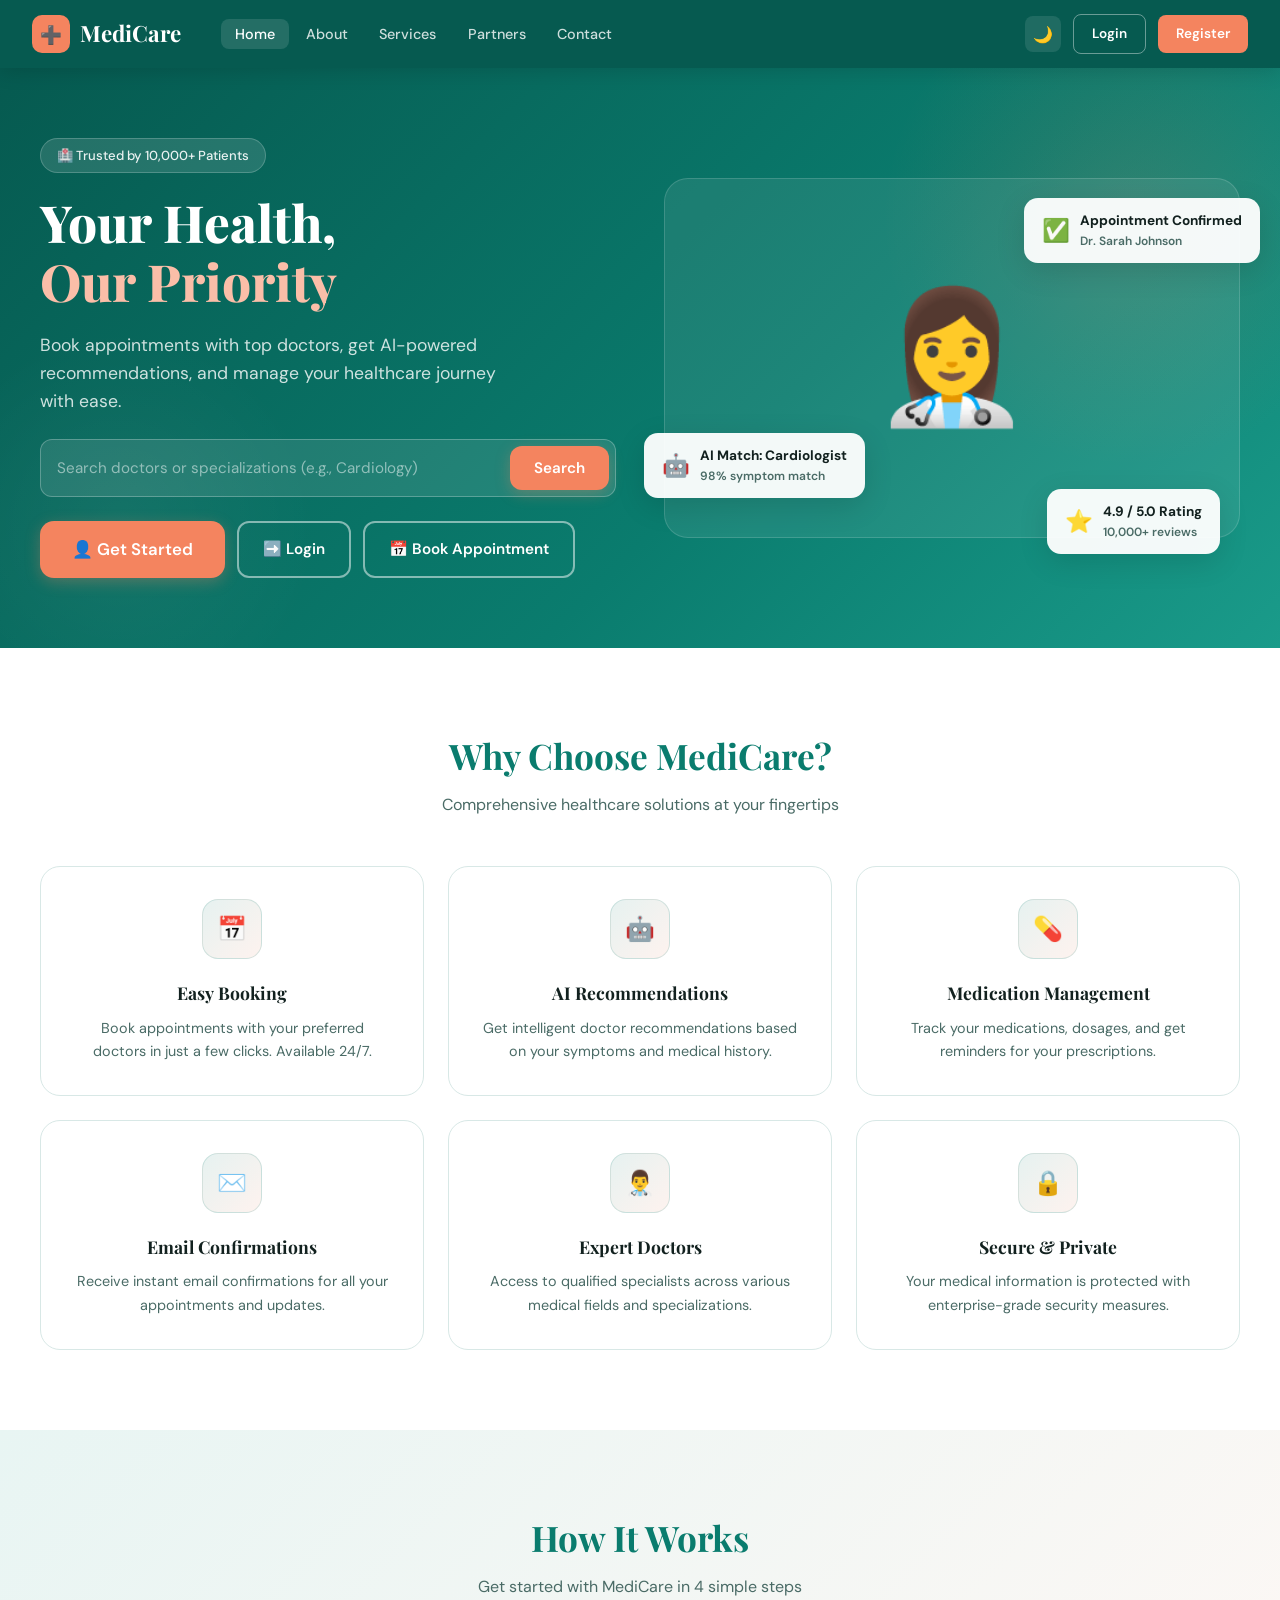
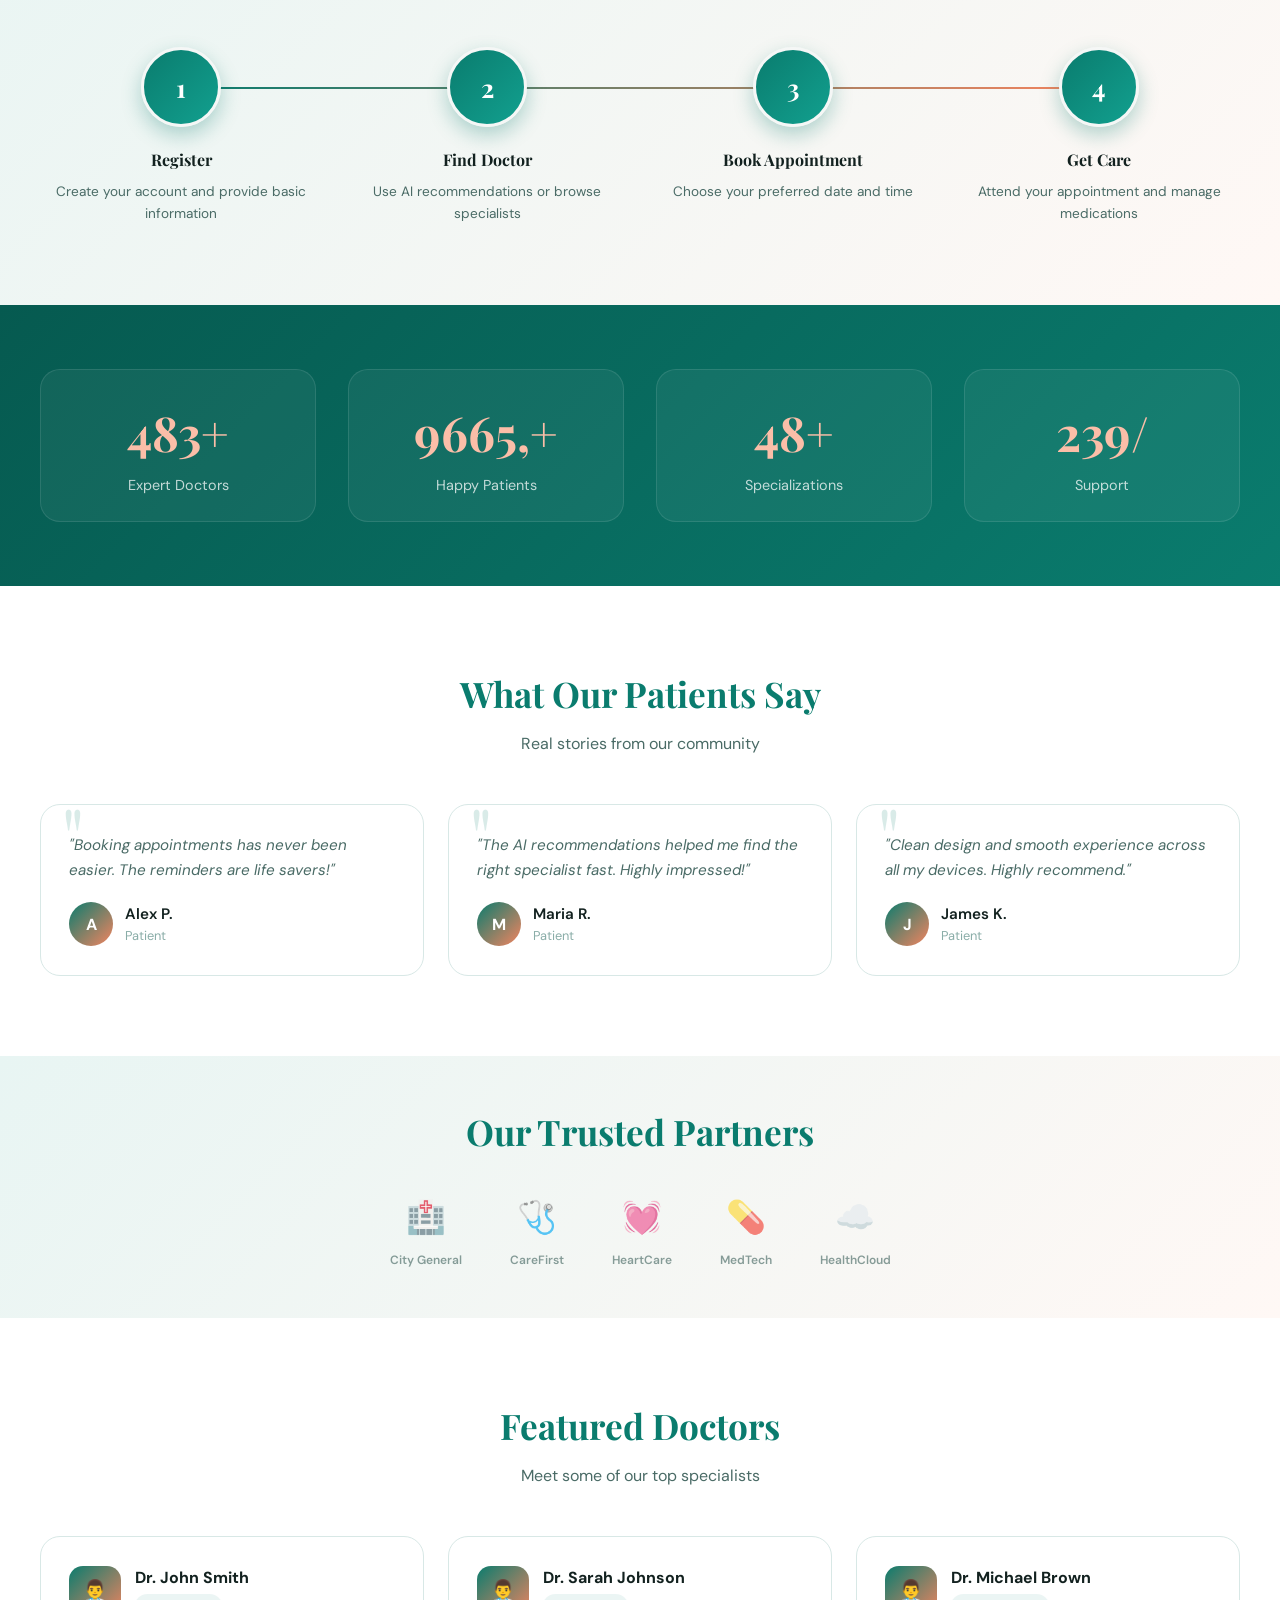
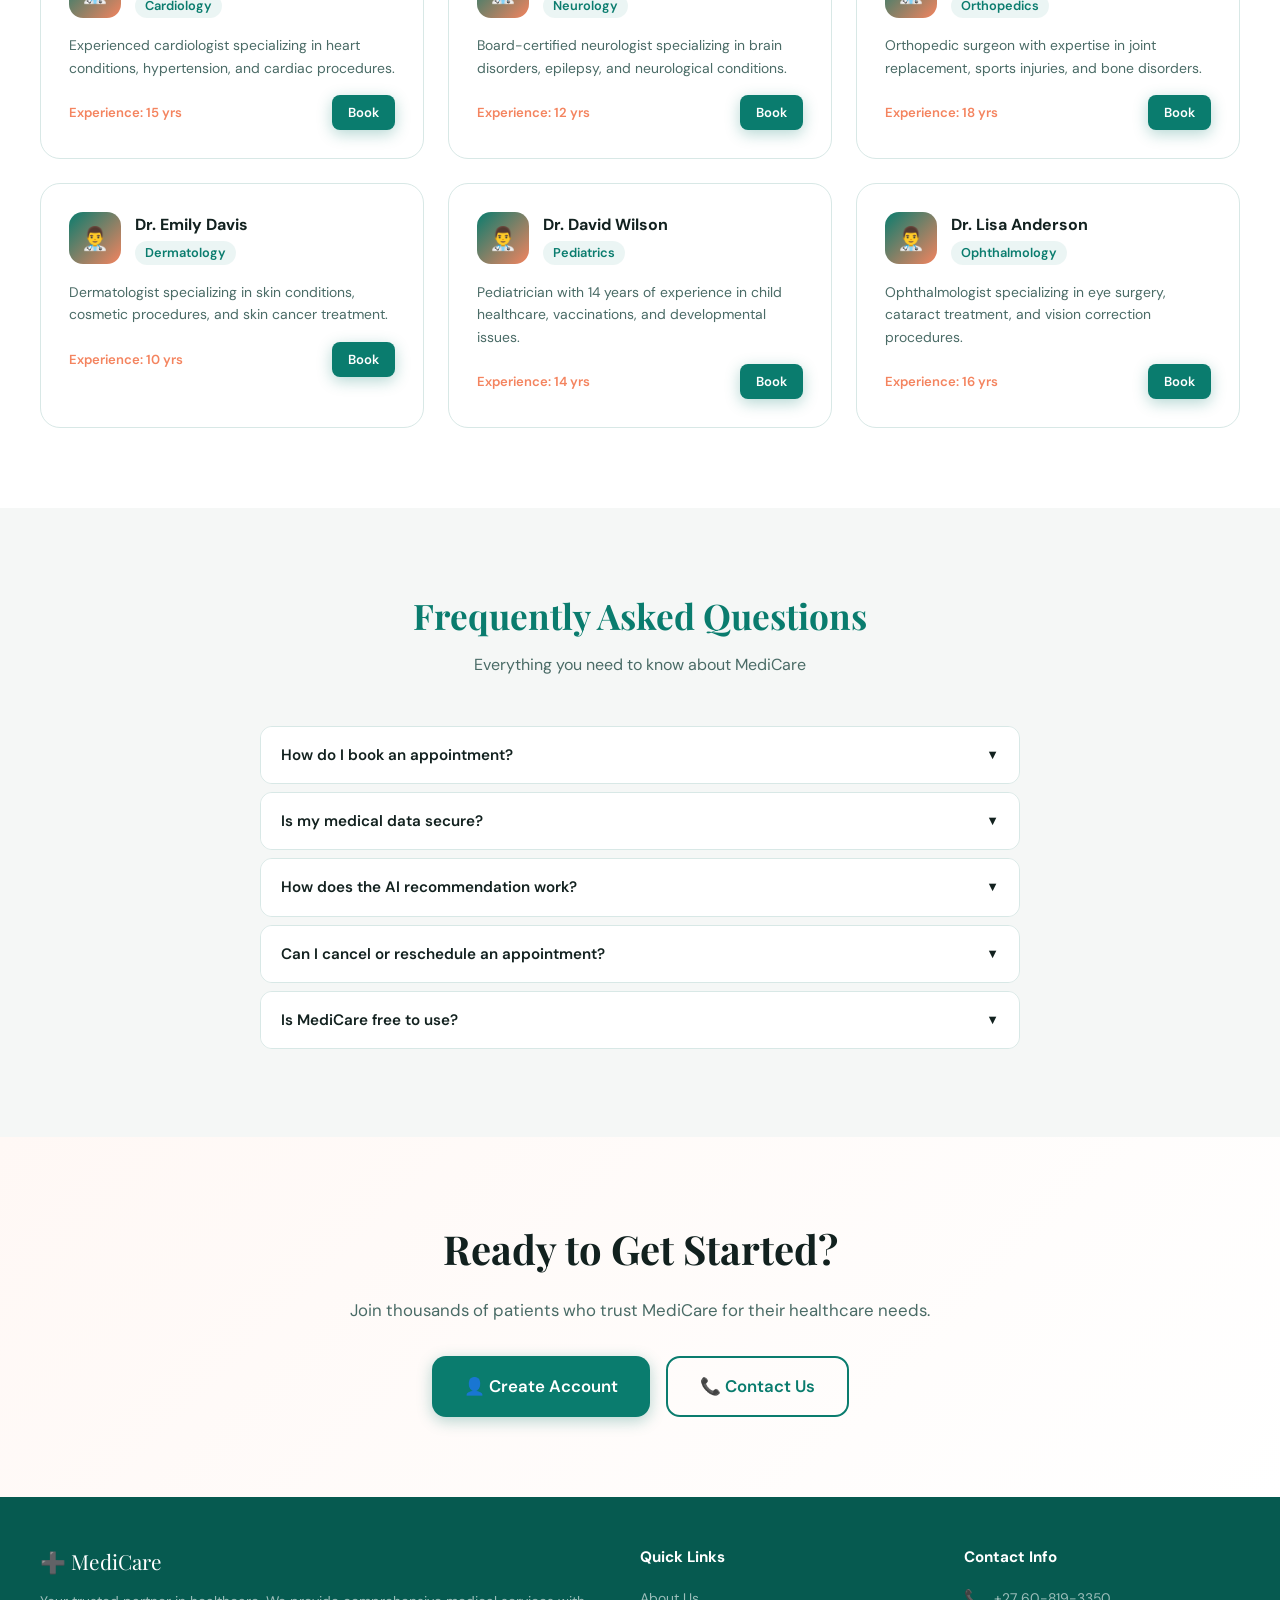
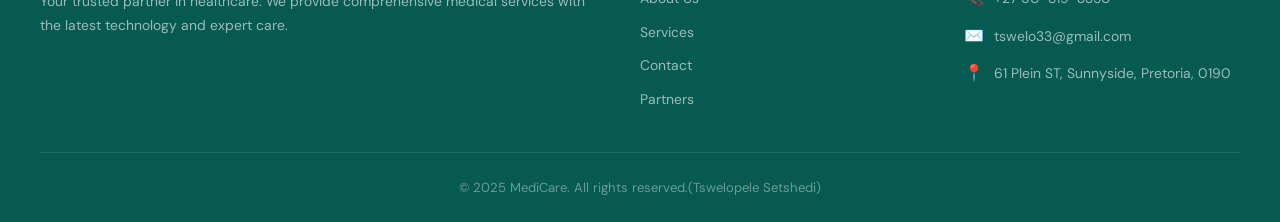
<file: index.html>
<!DOCTYPE html>
<html lang="en">
<head>
  <meta charset="UTF-8">
  <meta name="viewport" content="width=device-width, initial-scale=1.0">
  <title>MediCare — Smart Healthcare Made Simple</title>
  <link rel="stylesheet" href="css/style.css">
  <style>
    .hero-placeholder-img {
      width: 100%;
      height: 380px;
      background: linear-gradient(135deg, rgba(255,255,255,0.08), rgba(255,255,255,0.03));
      border-radius: 24px;
      border: 1px solid rgba(255,255,255,0.15);
      display: flex;
      align-items: center;
      justify-content: center;
      font-size: 8rem;
    }

    .bg-light { background: var(--bg); }
    .bg-white { background: var(--card); }

    .how-it-works { background: linear-gradient(135deg, #E8F5F3, #FFF8F5); }
    [data-theme="dark"] .how-it-works { background: rgba(10,124,110,0.05); }
  </style>
</head>
<body>

<!-- NAVBAR -->
<nav class="navbar">
  <a href="index.html" class="navbar-brand">
    <div class="brand-icon">➕</div>
    MediCare
  </a>
  <ul class="nav-links">
    <li><a href="index.html" class="active">Home</a></li>
    <li><a href="about.html">About</a></li>
    <li><a href="services.html">Services</a></li>
    <li><a href="partners.html">Partners</a></li>
    <li><a href="contact.html">Contact</a></li>
  </ul>
  <div class="nav-actions" id="navActions">
    <button id="themeToggle" class="theme-toggle" onclick="toggleTheme()">🌙</button>
    <a href="login.html" class="btn-nav btn-nav-outline">Login</a>
    <a href="register.html" class="btn-nav btn-nav-solid">Register</a>
  </div>
</nav>

<!-- HERO -->
<section class="hero">
  <div class="hero-container">
    <div class="hero-text fade-in">
      <div class="hero-badge">🏥 Trusted by 10,000+ Patients</div>
      <h1>Your Health,<br><span>Our Priority</span></h1>
      <p>Book appointments with top doctors, get AI-powered recommendations, and manage your healthcare journey with ease.</p>
      <div class="hero-search">
        <input type="text" placeholder="Search doctors or specializations (e.g., Cardiology)" id="heroSearch">
        <button class="btn btn-accent" onclick="handleHeroSearch()">Search</button>
      </div>
      <div class="hero-btns">
        <a href="register.html" class="btn btn-accent btn-lg">👤 Get Started</a>
        <a href="login.html" class="btn btn-outline" style="color:#fff; border-color:rgba(255,255,255,0.5);">➡️ Login</a>
        <a href="patient/book-appointment.html" class="btn btn-outline" style="color:#fff; border-color:rgba(255,255,255,0.5);">📅 Book Appointment</a>
      </div>
    </div>
    <div class="hero-image fade-in stagger-2">
      <div style="position:relative; width:100%;">
        <div style="background:rgba(255,255,255,0.08); border-radius:24px; border:1px solid rgba(255,255,255,0.15); height:360px; display:flex; align-items:center; justify-content:center; font-size:8rem;">👩‍⚕️</div>

        <!-- Floating cards -->
        <div class="floating-card" style="position:absolute; top:20px; right:-20px; animation-delay:0s;">
          <span class="fc-icon">✅</span>
          <div><div style="font-weight:700;">Appointment Confirmed</div><div style="font-size:0.75rem; color:var(--text-secondary);">Dr. Sarah Johnson</div></div>
        </div>
        <div class="floating-card" style="position:absolute; bottom:40px; left:-20px; animation-delay:1s;">
          <span class="fc-icon">🤖</span>
          <div><div style="font-weight:700;">AI Match: Cardiologist</div><div style="font-size:0.75rem; color:var(--text-secondary);">98% symptom match</div></div>
        </div>
        <div class="floating-card" style="position:absolute; bottom:-16px; right:20px; animation-delay:2s;">
          <span class="fc-icon">⭐</span>
          <div><div style="font-weight:700;">4.9 / 5.0 Rating</div><div style="font-size:0.75rem; color:var(--text-secondary);">10,000+ reviews</div></div>
        </div>
      </div>
    </div>
  </div>
</section>

<!-- FEATURES -->
<section class="section bg-white">
  <div class="container">
    <div class="section-title fade-in-scroll">
      <h2>Why Choose MediCare?</h2>
      <p>Comprehensive healthcare solutions at your fingertips</p>
    </div>
    <div class="features-grid">
      <div class="feature-card fade-in-scroll">
        <div class="feature-icon">📅</div>
        <h3>Easy Booking</h3>
        <p>Book appointments with your preferred doctors in just a few clicks. Available 24/7.</p>
      </div>
      <div class="feature-card fade-in-scroll stagger-1">
        <div class="feature-icon">🤖</div>
        <h3>AI Recommendations</h3>
        <p>Get intelligent doctor recommendations based on your symptoms and medical history.</p>
      </div>
      <div class="feature-card fade-in-scroll stagger-2">
        <div class="feature-icon">💊</div>
        <h3>Medication Management</h3>
        <p>Track your medications, dosages, and get reminders for your prescriptions.</p>
      </div>
      <div class="feature-card fade-in-scroll">
        <div class="feature-icon">✉️</div>
        <h3>Email Confirmations</h3>
        <p>Receive instant email confirmations for all your appointments and updates.</p>
      </div>
      <div class="feature-card fade-in-scroll stagger-1">
        <div class="feature-icon">👨‍⚕️</div>
        <h3>Expert Doctors</h3>
        <p>Access to qualified specialists across various medical fields and specializations.</p>
      </div>
      <div class="feature-card fade-in-scroll stagger-2">
        <div class="feature-icon">🔒</div>
        <h3>Secure & Private</h3>
        <p>Your medical information is protected with enterprise-grade security measures.</p>
      </div>
    </div>
  </div>
</section>

<!-- HOW IT WORKS -->
<section class="section how-it-works">
  <div class="container">
    <div class="section-title fade-in-scroll">
      <h2>How It Works</h2>
      <p>Get started with MediCare in 4 simple steps</p>
    </div>
    <div class="steps-grid">
      <div class="step-card fade-in-scroll">
        <div class="step-num">1</div>
        <h3>Register</h3>
        <p>Create your account and provide basic information</p>
      </div>
      <div class="step-card fade-in-scroll stagger-1">
        <div class="step-num">2</div>
        <h3>Find Doctor</h3>
        <p>Use AI recommendations or browse specialists</p>
      </div>
      <div class="step-card fade-in-scroll stagger-2">
        <div class="step-num">3</div>
        <h3>Book Appointment</h3>
        <p>Choose your preferred date and time</p>
      </div>
      <div class="step-card fade-in-scroll stagger-3">
        <div class="step-num">4</div>
        <h3>Get Care</h3>
        <p>Attend your appointment and manage medications</p>
      </div>
    </div>
  </div>
</section>

<!-- STATS -->
<section class="stats-section">
  <div class="container">
    <div class="stats-grid">
      <div class="stat-item fade-in-scroll"><div class="num">500+</div><div class="lbl">Expert Doctors</div></div>
      <div class="stat-item fade-in-scroll stagger-1"><div class="num">10,000+</div><div class="lbl">Happy Patients</div></div>
      <div class="stat-item fade-in-scroll stagger-2"><div class="num">50+</div><div class="lbl">Specializations</div></div>
      <div class="stat-item fade-in-scroll stagger-3"><div class="num">24/7</div><div class="lbl">Support</div></div>
    </div>
  </div>
</section>

<!-- TESTIMONIALS -->
<section class="section bg-white">
  <div class="container">
    <div class="section-title fade-in-scroll">
      <h2>What Our Patients Say</h2>
      <p>Real stories from our community</p>
    </div>
    <div class="testimonials-grid">
      <div class="testimonial-card fade-in-scroll">
        <p class="testimonial-text">"Booking appointments has never been easier. The reminders are life savers!"</p>
        <div class="testimonial-author">
          <div class="author-avatar">A</div>
          <div><div class="author-name">Alex P.</div><div class="author-role">Patient</div></div>
        </div>
      </div>
      <div class="testimonial-card fade-in-scroll stagger-1">
        <p class="testimonial-text">"The AI recommendations helped me find the right specialist fast. Highly impressed!"</p>
        <div class="testimonial-author">
          <div class="author-avatar">M</div>
          <div><div class="author-name">Maria R.</div><div class="author-role">Patient</div></div>
        </div>
      </div>
      <div class="testimonial-card fade-in-scroll stagger-2">
        <p class="testimonial-text">"Clean design and smooth experience across all my devices. Highly recommend."</p>
        <div class="testimonial-author">
          <div class="author-avatar">J</div>
          <div><div class="author-name">James K.</div><div class="author-role">Patient</div></div>
        </div>
      </div>
    </div>
  </div>
</section>

<!-- TRUSTED PARTNERS STRIP -->
<section class="partners-strip">
  <div class="container">
    <div class="section-title" style="margin-bottom:2rem;">
      <h2>Our Trusted Partners</h2>
    </div>
    <div class="partners-logos">
      <div class="partner-logo"><div class="partner-logo-icon">🏥</div><div class="partner-logo-name">City General</div></div>
      <div class="partner-logo"><div class="partner-logo-icon">🩺</div><div class="partner-logo-name">CareFirst</div></div>
      <div class="partner-logo"><div class="partner-logo-icon">💓</div><div class="partner-logo-name">HeartCare</div></div>
      <div class="partner-logo"><div class="partner-logo-icon">💊</div><div class="partner-logo-name">MedTech</div></div>
      <div class="partner-logo"><div class="partner-logo-icon">☁️</div><div class="partner-logo-name">HealthCloud</div></div>
    </div>
  </div>
</section>

<!-- FEATURED DOCTORS -->
<section class="section bg-white">
  <div class="container">
    <div class="section-title fade-in-scroll">
      <h2>Featured Doctors</h2>
      <p>Meet some of our top specialists</p>
    </div>
    <div class="doctors-grid" id="featuredDoctors"></div>
  </div>
</section>

<!-- FAQ -->
<section class="section">
  <div class="container" style="max-width:760px;">
    <div class="section-title fade-in-scroll">
      <h2>Frequently Asked Questions</h2>
      <p>Everything you need to know about MediCare</p>
    </div>
    <div>
      <div class="accordion-item fade-in-scroll">
        <div class="accordion-header">How do I book an appointment? <span class="accordion-chevron">▼</span></div>
        <div class="accordion-body">Simply register or log in, go to "Book Appointment", select your preferred doctor, choose a date and time, and confirm. You'll receive an email confirmation instantly.</div>
      </div>
      <div class="accordion-item fade-in-scroll">
        <div class="accordion-header">Is my medical data secure? <span class="accordion-chevron">▼</span></div>
        <div class="accordion-body">Absolutely. MediCare uses enterprise-grade encryption and is fully HIPAA-compliant. Your medical information is never shared without your explicit consent.</div>
      </div>
      <div class="accordion-item fade-in-scroll">
        <div class="accordion-header">How does the AI recommendation work? <span class="accordion-chevron">▼</span></div>
        <div class="accordion-body">You describe your symptoms in plain language. Our AI analyzes them and suggests the most suitable type of specialist and lists matching doctors from our network — ranked by experience and relevance.</div>
      </div>
      <div class="accordion-item fade-in-scroll">
        <div class="accordion-header">Can I cancel or reschedule an appointment? <span class="accordion-chevron">▼</span></div>
        <div class="accordion-body">Yes! You can cancel any upcoming appointment from your Appointments page. To reschedule, simply cancel and book a new time slot with the same doctor.</div>
      </div>
      <div class="accordion-item fade-in-scroll">
        <div class="accordion-header">Is MediCare free to use? <span class="accordion-chevron">▼</span></div>
        <div class="accordion-body">Creating an account and using the platform is free. You pay only for the actual consultations, which are billed by the individual healthcare providers.</div>
      </div>
    </div>
  </div>
</section>

<!-- CTA -->
<section class="cta-section">
  <div class="container">
    <h2 class="fade-in-scroll">Ready to Get Started?</h2>
    <p class="fade-in-scroll">Join thousands of patients who trust MediCare for their healthcare needs.</p>
    <div class="cta-btns fade-in-scroll">
      <a href="register.html" class="btn btn-primary btn-lg">👤 Create Account</a>
      <a href="contact.html" class="btn btn-outline btn-lg">📞 Contact Us</a>
    </div>
  </div>
</section>

<!-- FOOTER -->
<footer class="footer">
  <div class="footer-grid">
    <div>
      <div class="footer-brand">➕ MediCare</div>
      <p class="footer-desc">Your trusted partner in healthcare. We provide comprehensive medical services with the latest technology and expert care.</p>
    </div>
    <div class="footer-col">
      <h4>Quick Links</h4>
      <ul>
        <li><a href="about.html">About Us</a></li>
        <li><a href="services.html">Services</a></li>
        <li><a href="contact.html">Contact</a></li>
        <li><a href="partners.html">Partners</a></li>
      </ul>
    </div>
    <div class="footer-col">
      <h4>Contact Info</h4>
      <div class="footer-contact-item"><span class="contact-icon">📞</span> +27 60-819-3350</div>
      <div class="footer-contact-item"><span class="contact-icon">✉️</span> tswelo33@gmail.com</div>
      <div class="footer-contact-item"><span class="contact-icon">📍</span> 61 Plein ST, Sunnyside, Pretoria, 0190</div>
    </div>
  </div>
  <div class="footer-bottom">© 2025 MediCare. All rights reserved.(Tswelopele Setshedi)</div>
</footer>

<script src="js/app.js"></script>
<script>
  function handleHeroSearch() {
    const q = document.getElementById('heroSearch').value.trim();
    if (q) window.location.href = `patient/book-appointment.html?search=${encodeURIComponent(q)}`;
    else window.location.href = 'patient/book-appointment.html';
  }

  // Render featured doctors
  document.getElementById('featuredDoctors').innerHTML = DOCTORS.slice(0, 6).map(d => `
    <div class="doctor-card fade-in-scroll">
      <div class="doctor-header">
        <div class="doctor-avatar">👨‍⚕️</div>
        <div>
          <div class="doctor-name">${d.name}</div>
          <span class="doctor-specialty">${d.specialty}</span>
        </div>
      </div>
      <p class="doctor-desc">${d.desc}</p>
      <div class="d-flex justify-between align-center">
        <span class="doctor-exp">Experience: ${d.exp} yrs</span>
        <a href="patient/book-appointment.html" class="btn btn-sm btn-primary">Book</a>
      </div>
    </div>
  `).join('');
</script>
</body>
</html>
</file>
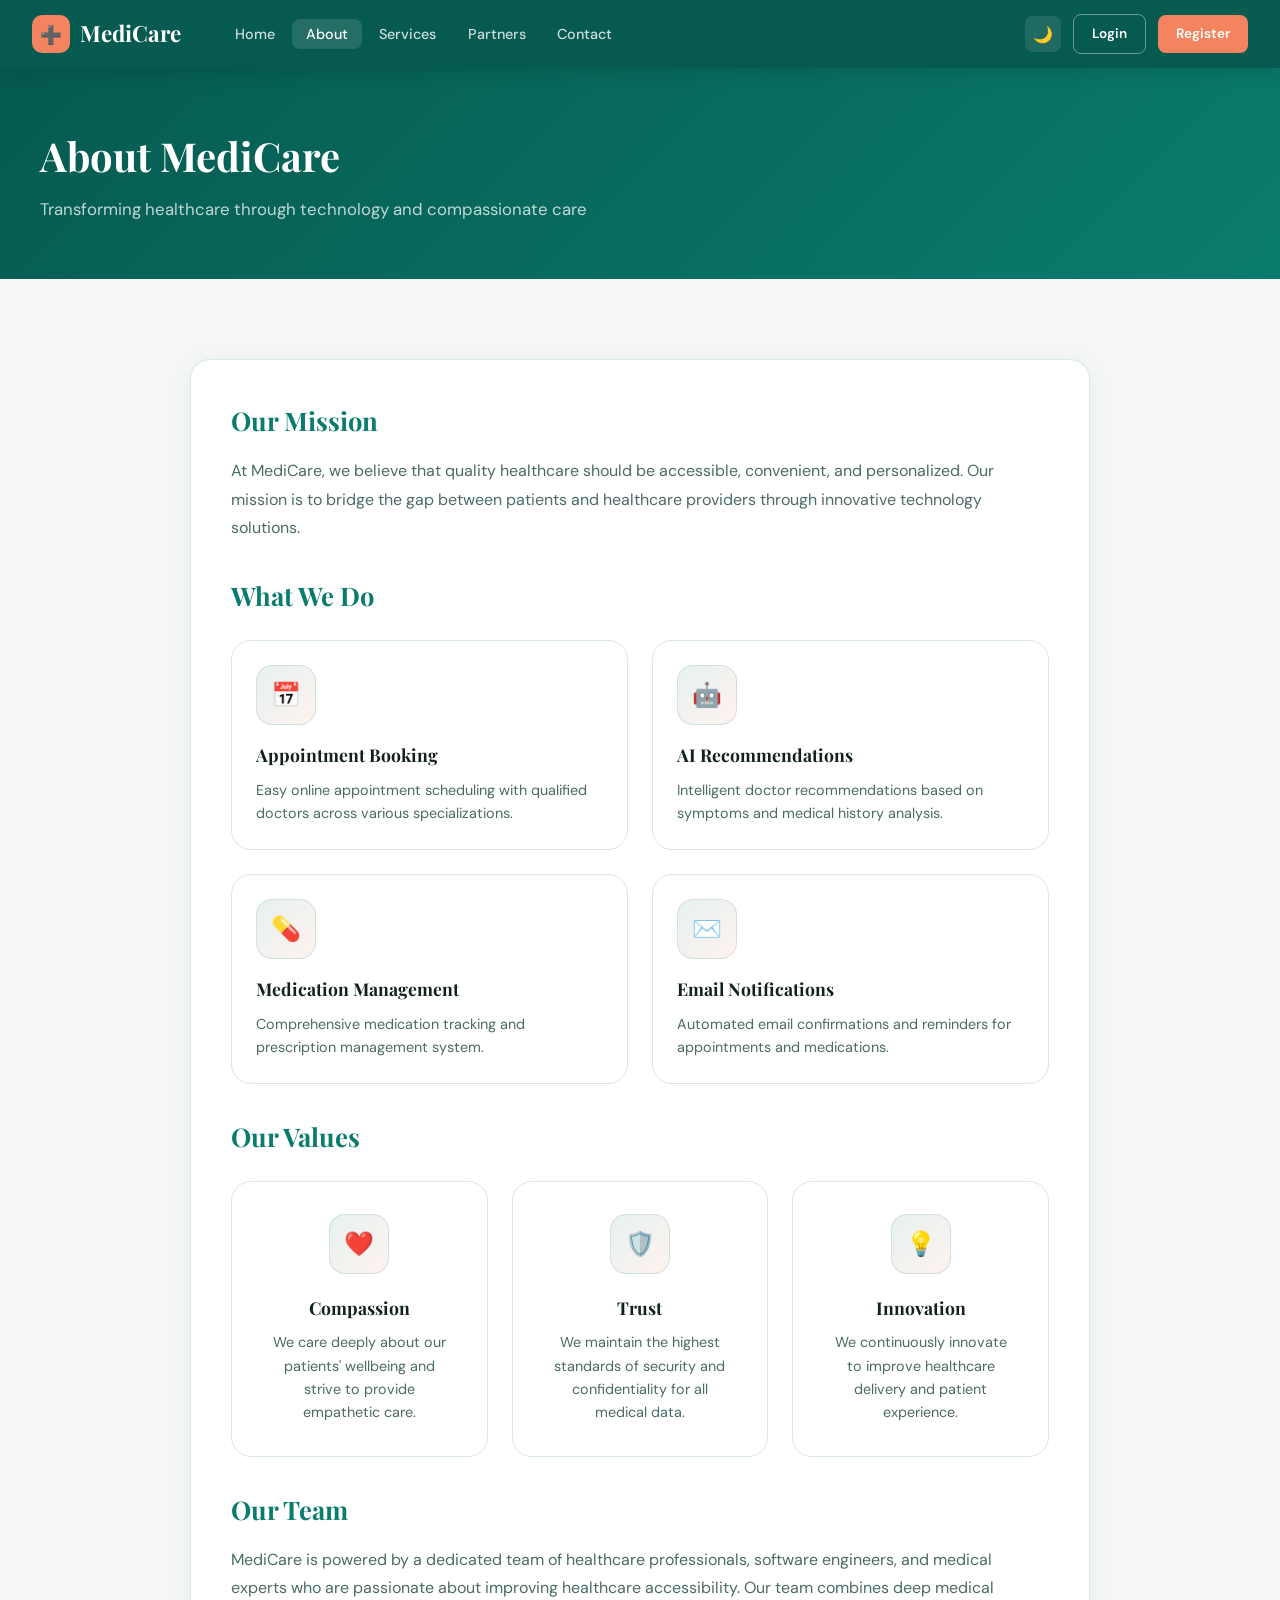
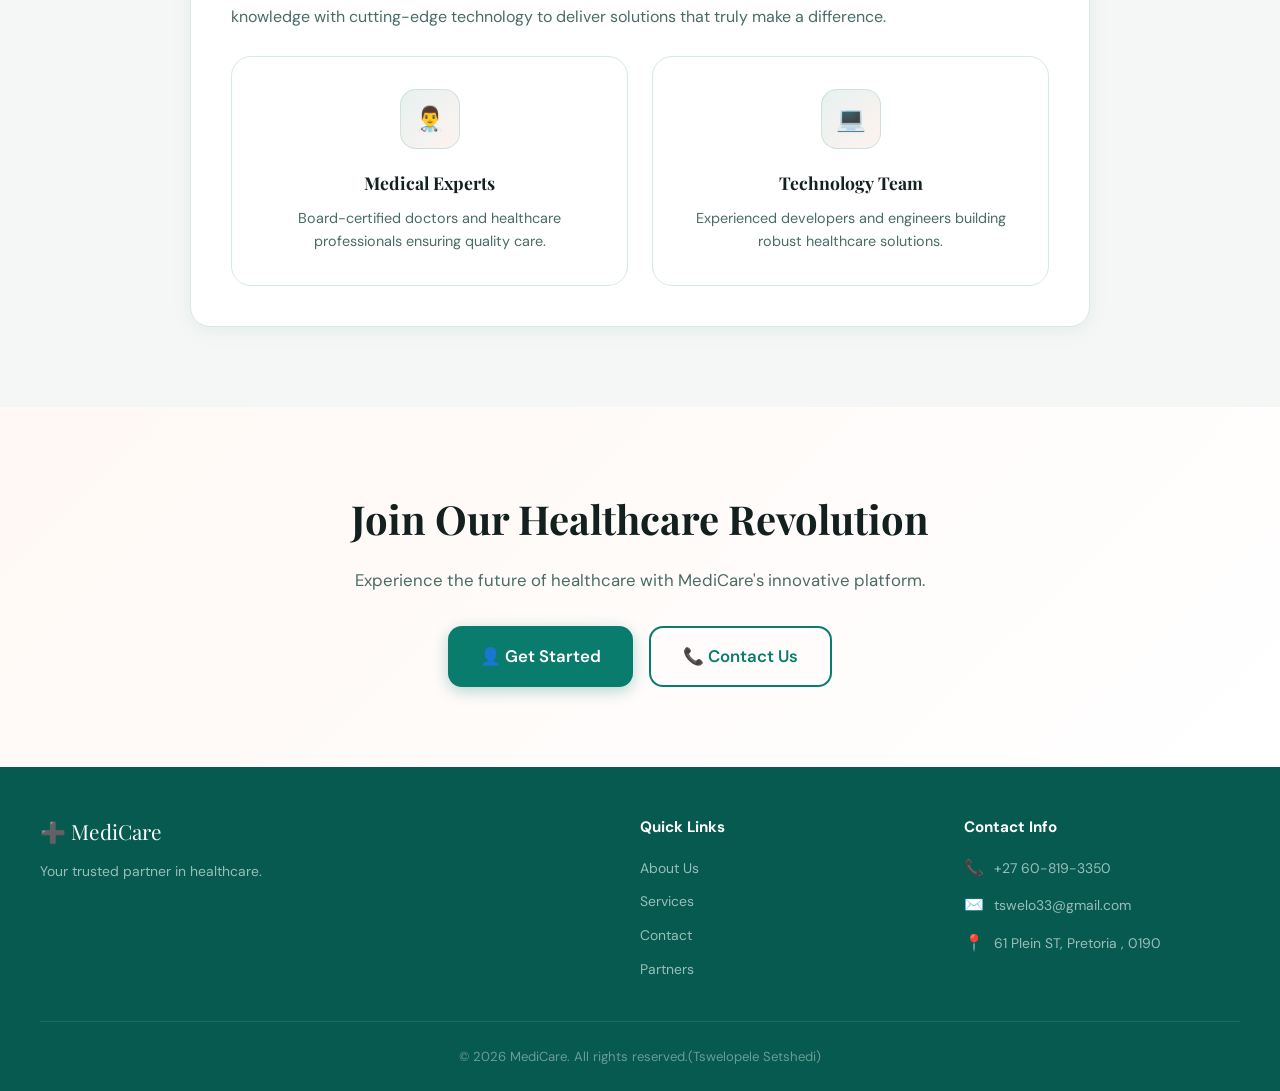
<file: about.html>
<!DOCTYPE html>
<html lang="en">
<head>
  <meta charset="UTF-8">
  <meta name="viewport" content="width=device-width, initial-scale=1.0">
  <title>About — MediCare</title>
  <link rel="stylesheet" href="css/style.css">
</head>
<body>

<nav class="navbar">
  <a href="index.html" class="navbar-brand"><div class="brand-icon">➕</div>MediCare</a>
  <ul class="nav-links">
    <li><a href="index.html">Home</a></li>
    <li><a href="about.html" class="active">About</a></li>
    <li><a href="services.html">Services</a></li>
    <li><a href="partners.html">Partners</a></li>
    <li><a href="contact.html">Contact</a></li>
  </ul>
  <div class="nav-actions" id="navActions">
    <button id="themeToggle" class="theme-toggle" onclick="toggleTheme()">🌙</button>
    <a href="login.html" class="btn-nav btn-nav-outline">Login</a>
    <a href="register.html" class="btn-nav btn-nav-solid">Register</a>
  </div>
</nav>

<div class="page-hero">
  <div class="container">
    <h1>About MediCare</h1>
    <p>Transforming healthcare through technology and compassionate care</p>
  </div>
</div>

<section class="section">
  <div class="container" style="max-width:900px;">
    <div class="card">
      <div class="card-body" style="padding:2.5rem;">

        <h2 class="text-primary mb-2" style="font-size:1.6rem;">Our Mission</h2>
        <p style="color:var(--text-secondary); margin-bottom:2rem; font-size:1rem; line-height:1.8;">
          At MediCare, we believe that quality healthcare should be accessible, convenient, and personalized. 
          Our mission is to bridge the gap between patients and healthcare providers through innovative technology solutions.
        </p>

        <h2 class="text-primary mb-3" style="font-size:1.6rem;">What We Do</h2>
        <div class="features-grid" style="grid-template-columns:1fr 1fr; margin-bottom:2rem;">
          <div class="feature-card" style="text-align:left; padding:1.5rem;">
            <div class="feature-icon" style="margin:0 0 1rem 0;">📅</div>
            <h3>Appointment Booking</h3>
            <p>Easy online appointment scheduling with qualified doctors across various specializations.</p>
          </div>
          <div class="feature-card" style="text-align:left; padding:1.5rem;">
            <div class="feature-icon" style="margin:0 0 1rem 0;">🤖</div>
            <h3>AI Recommendations</h3>
            <p>Intelligent doctor recommendations based on symptoms and medical history analysis.</p>
          </div>
          <div class="feature-card" style="text-align:left; padding:1.5rem;">
            <div class="feature-icon" style="margin:0 0 1rem 0;">💊</div>
            <h3>Medication Management</h3>
            <p>Comprehensive medication tracking and prescription management system.</p>
          </div>
          <div class="feature-card" style="text-align:left; padding:1.5rem;">
            <div class="feature-icon" style="margin:0 0 1rem 0;">✉️</div>
            <h3>Email Notifications</h3>
            <p>Automated email confirmations and reminders for appointments and medications.</p>
          </div>
        </div>

        <h2 class="text-primary mb-3" style="font-size:1.6rem;">Our Values</h2>
        <div class="features-grid" style="grid-template-columns:repeat(3,1fr); margin-bottom:2rem;">
          <div class="feature-card">
            <div class="feature-icon">❤️</div>
            <h3>Compassion</h3>
            <p>We care deeply about our patients' wellbeing and strive to provide empathetic care.</p>
          </div>
          <div class="feature-card">
            <div class="feature-icon">🛡️</div>
            <h3>Trust</h3>
            <p>We maintain the highest standards of security and confidentiality for all medical data.</p>
          </div>
          <div class="feature-card">
            <div class="feature-icon">💡</div>
            <h3>Innovation</h3>
            <p>We continuously innovate to improve healthcare delivery and patient experience.</p>
          </div>
        </div>

        <h2 class="text-primary mb-2" style="font-size:1.6rem;">Our Team</h2>
        <p style="color:var(--text-secondary); margin-bottom:1.5rem; line-height:1.8;">
          MediCare is powered by a dedicated team of healthcare professionals, software engineers, and medical experts 
          who are passionate about improving healthcare accessibility. Our team combines deep medical knowledge with 
          cutting-edge technology to deliver solutions that truly make a difference.
        </p>

        <div class="features-grid" style="grid-template-columns:1fr 1fr;">
          <div class="feature-card">
            <div class="feature-icon">👨‍⚕️</div>
            <h3>Medical Experts</h3>
            <p>Board-certified doctors and healthcare professionals ensuring quality care.</p>
          </div>
          <div class="feature-card">
            <div class="feature-icon">💻</div>
            <h3>Technology Team</h3>
            <p>Experienced developers and engineers building robust healthcare solutions.</p>
          </div>
        </div>

      </div>
    </div>
  </div>
</section>

<section class="cta-section">
  <div class="container">
    <h2>Join Our Healthcare Revolution</h2>
    <p>Experience the future of healthcare with MediCare's innovative platform.</p>
    <div class="cta-btns">
      <a href="register.html" class="btn btn-primary btn-lg">👤 Get Started</a>
      <a href="contact.html" class="btn btn-outline btn-lg">📞 Contact Us</a>
    </div>
  </div>
</section>

<footer class="footer">
  <div class="footer-grid">
    <div><div class="footer-brand">➕ MediCare</div><p class="footer-desc">Your trusted partner in healthcare.</p></div>
    <div class="footer-col"><h4>Quick Links</h4><ul><li><a href="about.html">About Us</a></li><li><a href="services.html">Services</a></li><li><a href="contact.html">Contact</a></li><li><a href="partners.html">Partners</a></li></ul></div>
    <div class="footer-col"><h4>Contact Info</h4><div class="footer-contact-item"><span class="contact-icon">📞</span>+27 60-819-3350</div><div class="footer-contact-item"><span class="contact-icon">✉️</span>tswelo33@gmail.com</div><div class="footer-contact-item"><span class="contact-icon">📍</span>61 Plein ST, Pretoria , 0190</div></div>
  </div>
  <div class="footer-bottom">© 2026 MediCare. All rights reserved.(Tswelopele Setshedi)</div>
</footer>

<script src="js/app.js"></script>
</body>
</html>
</file>
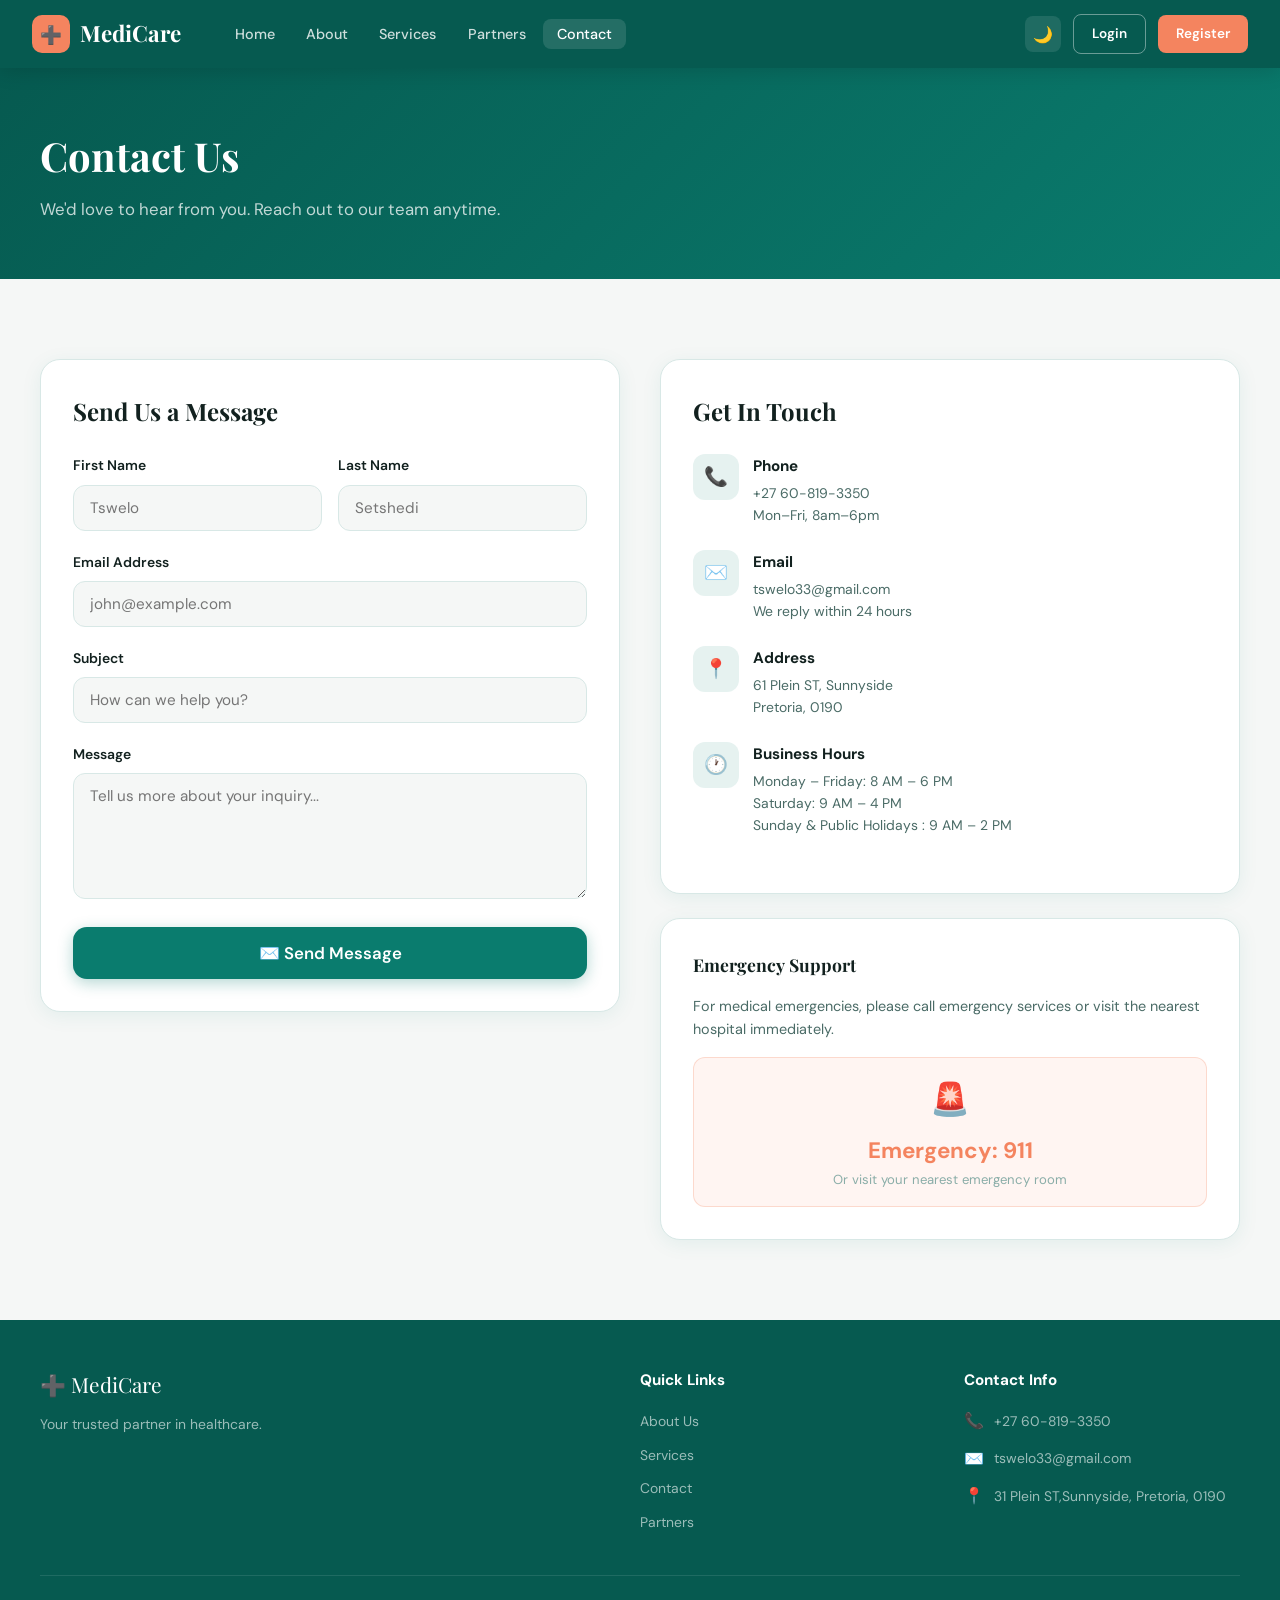
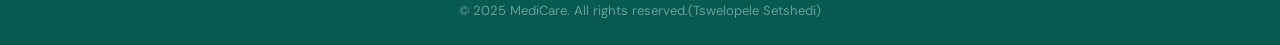
<file: contact.html>
<!DOCTYPE html>
<html lang="en">
<head>
  <meta charset="UTF-8">
  <meta name="viewport" content="width=device-width, initial-scale=1.0">
  <title>Contact — MediCare</title>
  <link rel="stylesheet" href="css/style.css">
</head>
<body>

<nav class="navbar">
  <a href="index.html" class="navbar-brand"><div class="brand-icon">➕</div>MediCare</a>
  <ul class="nav-links">
    <li><a href="index.html">Home</a></li>
    <li><a href="about.html">About</a></li>
    <li><a href="services.html">Services</a></li>
    <li><a href="partners.html">Partners</a></li>
    <li><a href="contact.html" class="active">Contact</a></li>
  </ul>
  <div class="nav-actions" id="navActions">
    <button id="themeToggle" class="theme-toggle" onclick="toggleTheme()">🌙</button>
    <a href="login.html" class="btn-nav btn-nav-outline">Login</a>
    <a href="register.html" class="btn-nav btn-nav-solid">Register</a>
  </div>
</nav>

<div class="page-hero">
  <div class="container">
    <h1>Contact Us</h1>
    <p>We'd love to hear from you. Reach out to our team anytime.</p>
  </div>
</div>

<section class="section">
  <div class="container">
    <div class="contact-grid">

      <div>
        <div class="card">
          <div class="card-body" style="padding:2rem;">
            <h2 style="font-size:1.5rem; margin-bottom:1.5rem; color:var(--text);">Send Us a Message</h2>
            <div id="contactAlert"></div>
            <form onsubmit="handleContact(event)">
              <div class="form-row">
                <div class="form-group">
                  <label class="form-label">First Name</label>
                  <input type="text" class="form-control" placeholder="Tswelo" required>
                </div>
                <div class="form-group">
                  <label class="form-label">Last Name</label>
                  <input type="text" class="form-control" placeholder="Setshedi" required>
                </div>
              </div>
              <div class="form-group">
                <label class="form-label">Email Address</label>
                <input type="email" class="form-control" placeholder="john@example.com" required>
              </div>
              <div class="form-group">
                <label class="form-label">Subject</label>
                <input type="text" class="form-control" placeholder="How can we help you?" required>
              </div>
              <div class="form-group">
                <label class="form-label">Message</label>
                <textarea class="form-control" rows="5" placeholder="Tell us more about your inquiry..." required style="resize:vertical;"></textarea>
              </div>
              <button type="submit" class="btn btn-primary btn-full btn-lg">✉️ Send Message</button>
            </form>
          </div>
        </div>
      </div>

      <div>
        <div class="card mb-3">
          <div class="card-body" style="padding:2rem;">
            <h2 style="font-size:1.5rem; margin-bottom:1.5rem; color:var(--text);">Get In Touch</h2>
            <div class="contact-info-item">
              <div class="contact-icon-wrap">📞</div>
              <div><h4>Phone</h4><p>+27 60-819-3350<br>Mon–Fri, 8am–6pm</p></div>
            </div>
            <div class="contact-info-item">
              <div class="contact-icon-wrap">✉️</div>
              <div><h4>Email</h4><p>tswelo33@gmail.com<br>We reply within 24 hours</p></div>
            </div>
            <div class="contact-info-item">
              <div class="contact-icon-wrap">📍</div>
              <div><h4>Address</h4><p>61 Plein ST, Sunnyside<br>Pretoria, 0190</p></div>
            </div>
            <div class="contact-info-item">
              <div class="contact-icon-wrap">🕐</div>
              <div><h4>Business Hours</h4><p>Monday – Friday: 8 AM – 6 PM<br>Saturday: 9 AM – 4 PM<br>Sunday & Public Holidays : 9 AM – 2 PM</p></div>
            </div>
          </div>
        </div>

        <div class="card">
          <div class="card-body" style="padding:2rem;">
            <h3 style="font-size:1.1rem; margin-bottom:1rem; color:var(--text);">Emergency Support</h3>
            <p style="color:var(--text-secondary); font-size:0.9rem; margin-bottom:1rem;">For medical emergencies, please call emergency services or visit the nearest hospital immediately.</p>
            <div style="background: rgba(244,132,95,0.08); border:1px solid rgba(244,132,95,0.25); border-radius:12px; padding:1rem; text-align:center;">
              <div style="font-size:2rem; margin-bottom:0.5rem;">🚨</div>
              <div style="font-size:1.4rem; font-weight:700; color:var(--accent);">Emergency: 911</div>
              <div style="font-size:0.82rem; color:var(--text-muted);">Or visit your nearest emergency room</div>
            </div>
          </div>
        </div>
      </div>

    </div>
  </div>
</section>

<footer class="footer">
  <div class="footer-grid">
    <div><div class="footer-brand">➕ MediCare</div><p class="footer-desc">Your trusted partner in healthcare.</p></div>
    <div class="footer-col"><h4>Quick Links</h4><ul><li><a href="about.html">About Us</a></li><li><a href="services.html">Services</a></li><li><a href="contact.html">Contact</a></li><li><a href="partners.html">Partners</a></li></ul></div>
    <div class="footer-col"><h4>Contact Info</h4><div class="footer-contact-item"><span class="contact-icon">📞</span>+27 60-819-3350</div><div class="footer-contact-item"><span class="contact-icon">✉️</span>tswelo33@gmail.com</div><div class="footer-contact-item"><span class="contact-icon">📍</span>31 Plein ST,Sunnyside, Pretoria, 0190</div></div>
  </div>
  <div class="footer-bottom">© 2025 MediCare. All rights reserved.(Tswelopele Setshedi)</div>
</footer>
<script src="js/app.js"></script>
<script>
function handleContact(e) {
  e.preventDefault();
  const alert = document.getElementById('contactAlert');
  alert.innerHTML = '<div class="alert alert-success">✅ Thank you! Your message has been sent. We\'ll respond within 24 hours.</div>';
  e.target.reset();
  showToast('Message sent successfully!', 'success');
  setTimeout(() => { alert.innerHTML = ''; }, 5000);
}
</script>
</body>
</html>
</file>
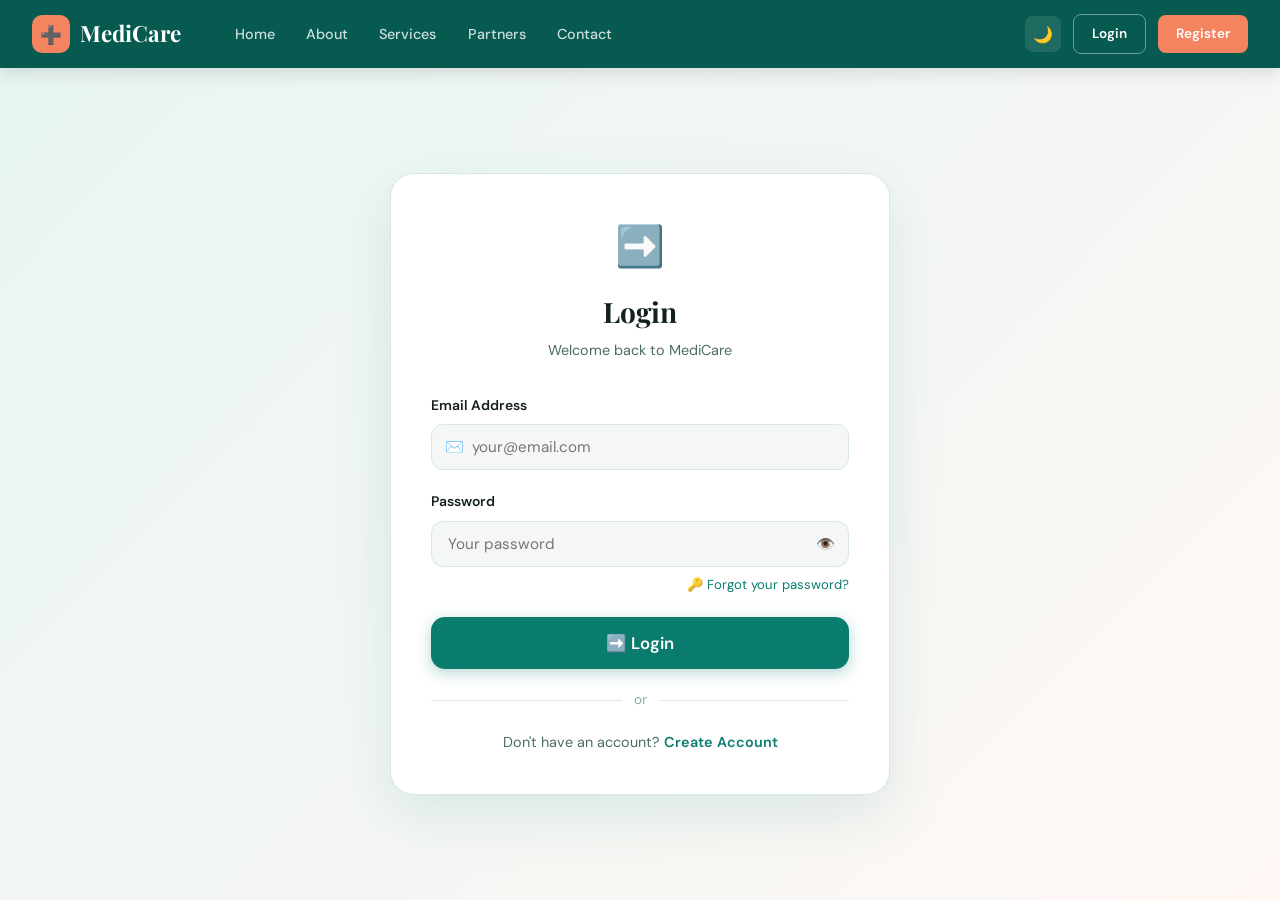
<file: login.html>
<!DOCTYPE html>
<html lang="en">
<head>
  <meta charset="UTF-8">
  <meta name="viewport" content="width=device-width, initial-scale=1.0">
  <title>Login — MediCare</title>
  <link rel="stylesheet" href="css/style.css">
</head>
<body>

<nav class="navbar">
  <a href="index.html" class="navbar-brand"><div class="brand-icon">➕</div>MediCare</a>
  <ul class="nav-links">
    <li><a href="index.html">Home</a></li>
    <li><a href="about.html">About</a></li>
    <li><a href="services.html">Services</a></li>
    <li><a href="partners.html">Partners</a></li>
    <li><a href="contact.html">Contact</a></li>
  </ul>
  <div class="nav-actions" id="navActions">
    <button id="themeToggle" class="theme-toggle" onclick="toggleTheme()">🌙</button>
    <a href="login.html" class="btn-nav btn-nav-outline">Login</a>
    <a href="register.html" class="btn-nav btn-nav-solid">Register</a>
  </div>
</nav>

<div class="auth-page">
  <div class="auth-card">
    <div class="auth-title">
      <span class="icon">➡️</span>
      <h2>Login</h2>
      <p>Welcome back to MediCare</p>
    </div>

    <div id="loginAlert"></div>

    <form onsubmit="handleLogin(event)">
      <div class="form-group">
        <label class="form-label">Email Address</label>
        <div class="input-icon-wrap">
          <span class="icon">✉️</span>
          <input type="email" id="email" class="form-control" placeholder="your@email.com" required>
        </div>
      </div>

      <div class="form-group">
        <label class="form-label">Password</label>
        <div class="password-wrap">
          <input type="password" id="password" class="form-control" placeholder="Your password" required>
          <button type="button" class="password-toggle" onclick="togglePassword()">👁️</button>
        </div>
        <div class="form-link"><a href="#">🔑 Forgot your password?</a></div>
      </div>

      <button type="submit" class="btn btn-primary btn-full btn-lg">➡️ Login</button>
    </form>

    <div class="form-divider"><span>or</span></div>
    <div class="form-footer">Don't have an account? <a href="register.html">Create Account</a></div>
  </div>
</div>

<script src="js/app.js"></script>
<script>
  // Show success if redirected from register
  const params = new URLSearchParams(window.location.search);
  if (params.get('registered')) {
    document.getElementById('loginAlert').innerHTML = '<div class="alert alert-success">✅ Registration successful! Please login with your credentials.</div>';
    // Pre-fill email if stored
    const u = localStorage.getItem('medibook_user');
    if (u) {
      const user = JSON.parse(u);
      if (user.email) document.getElementById('email').value = user.email;
    }
    // Clear user so they must log in again
    localStorage.removeItem('medibook_user');
  }

  function togglePassword() {
    const inp = document.getElementById('password');
    inp.type = inp.type === 'password' ? 'text' : 'password';
  }

  function handleLogin(e) {
    e.preventDefault();
    const email = document.getElementById('email').value;
    const alertEl = document.getElementById('loginAlert');

    // Accept any email/password for demo
    const user = { email, firstName: email.split('@')[0], role: 'patient' };
    localStorage.setItem('medibook_user', JSON.stringify(user));
    showToast('Logged in successfully!', 'success');
    setTimeout(() => window.location.href = 'patient/dashboard.html', 800);
  }
</script>
</body>
</html>
</file>
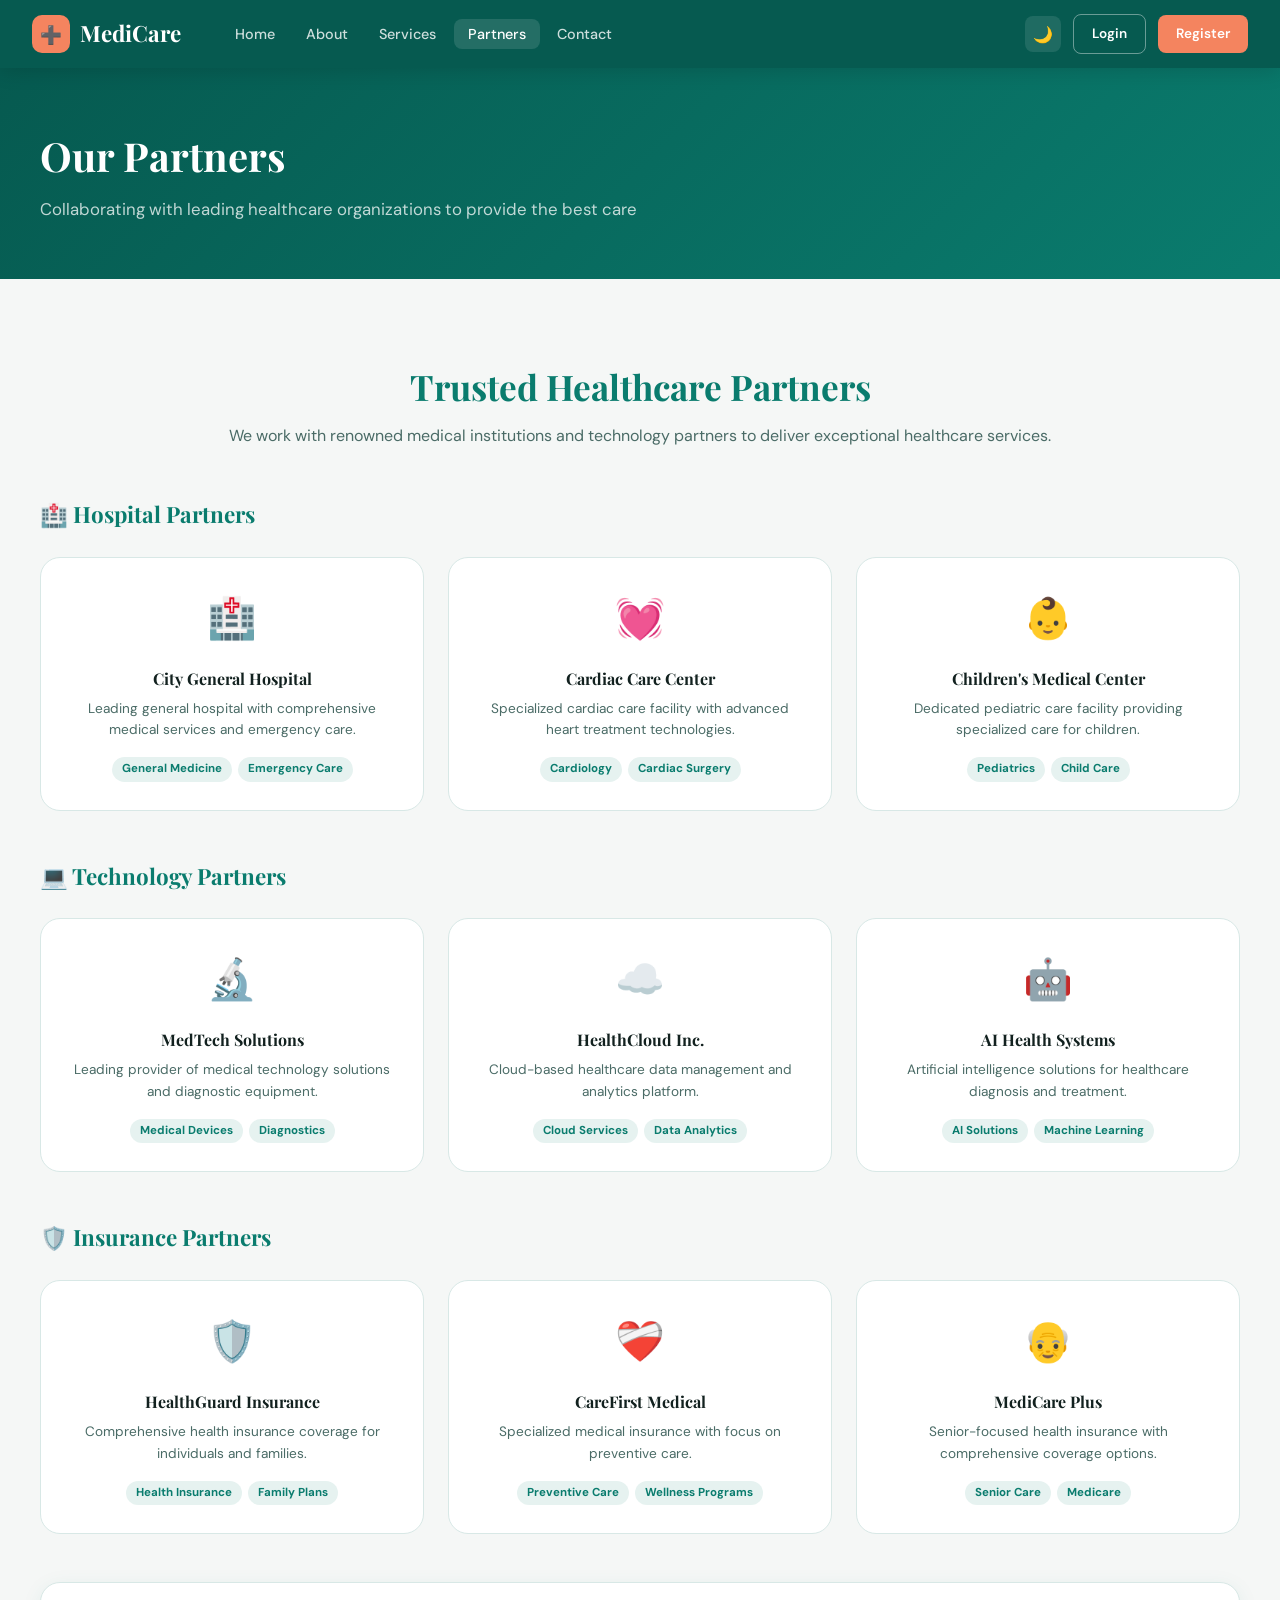
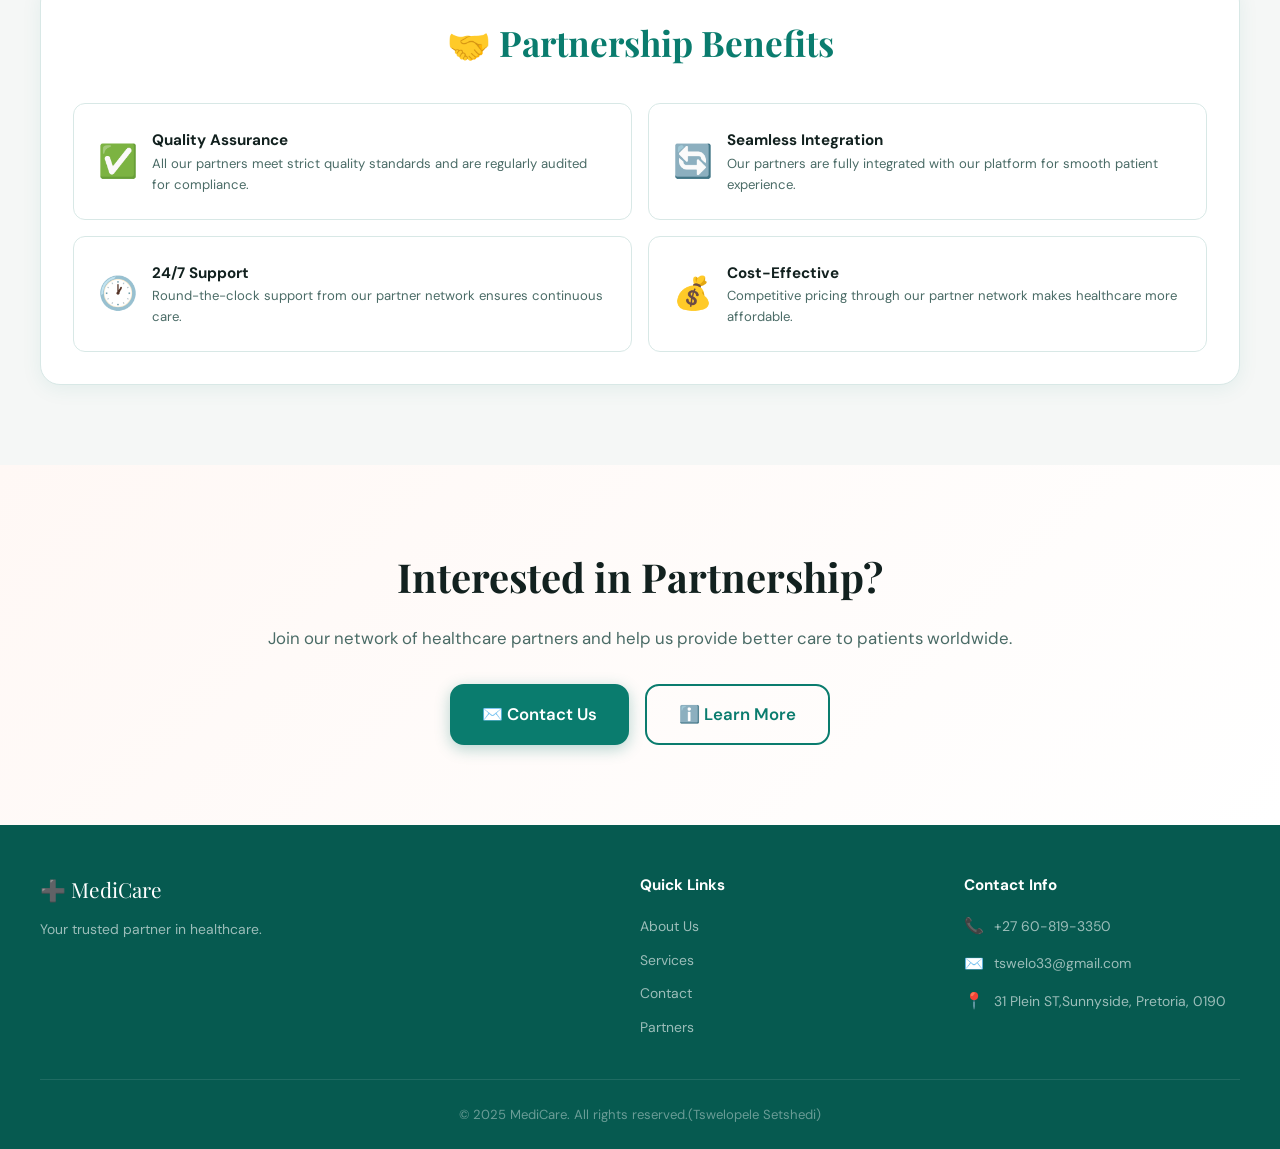
<file: partners.html>
<!DOCTYPE html>
<html lang="en">
<head>
  <meta charset="UTF-8">
  <meta name="viewport" content="width=device-width, initial-scale=1.0">
  <title>Partners — MediCare</title>
  <link rel="stylesheet" href="css/style.css">
  <style>
    .partners-grid { display: grid; grid-template-columns: repeat(3,1fr); gap:1.5rem; margin-bottom:3rem; }
    .benefits-grid { display: grid; grid-template-columns:1fr 1fr; gap:1rem; }
    @media(max-width:768px){ .partners-grid{grid-template-columns:1fr;} .benefits-grid{grid-template-columns:1fr;} }
  </style>
</head>
<body>

<nav class="navbar">
  <a href="index.html" class="navbar-brand"><div class="brand-icon">➕</div>MediCare</a>
  <ul class="nav-links">
    <li><a href="index.html">Home</a></li>
    <li><a href="about.html">About</a></li>
    <li><a href="services.html">Services</a></li>
    <li><a href="partners.html" class="active">Partners</a></li>
    <li><a href="contact.html">Contact</a></li>
  </ul>
  <div class="nav-actions" id="navActions">
    <button id="themeToggle" class="theme-toggle" onclick="toggleTheme()">🌙</button>
    <a href="login.html" class="btn-nav btn-nav-outline">Login</a>
    <a href="register.html" class="btn-nav btn-nav-solid">Register</a>
  </div>
</nav>

<div class="page-hero">
  <div class="container">
    <h1>Our Partners</h1>
    <p>Collaborating with leading healthcare organizations to provide the best care</p>
  </div>
</div>

<section class="section">
  <div class="container">

    <div class="section-title fade-in-scroll">
      <h2>Trusted Healthcare Partners</h2>
      <p>We work with renowned medical institutions and technology partners to deliver exceptional healthcare services.</p>
    </div>

    <div class="section-title" style="margin-bottom:1.5rem; text-align:left;"><h3 class="text-primary" style="font-size:1.4rem;">🏥 Hospital Partners</h3></div>
    <div class="partners-grid">
      <div class="partner-card fade-in-scroll">
        <div class="partner-icon">🏥</div>
        <h3>City General Hospital</h3>
        <p>Leading general hospital with comprehensive medical services and emergency care.</p>
        <div class="partner-tags"><span class="partner-tag">General Medicine</span><span class="partner-tag">Emergency Care</span></div>
      </div>
      <div class="partner-card fade-in-scroll stagger-1">
        <div class="partner-icon">💓</div>
        <h3>Cardiac Care Center</h3>
        <p>Specialized cardiac care facility with advanced heart treatment technologies.</p>
        <div class="partner-tags"><span class="partner-tag">Cardiology</span><span class="partner-tag">Cardiac Surgery</span></div>
      </div>
      <div class="partner-card fade-in-scroll stagger-2">
        <div class="partner-icon">👶</div>
        <h3>Children's Medical Center</h3>
        <p>Dedicated pediatric care facility providing specialized care for children.</p>
        <div class="partner-tags"><span class="partner-tag">Pediatrics</span><span class="partner-tag">Child Care</span></div>
      </div>
    </div>

    <div class="section-title" style="margin-bottom:1.5rem; text-align:left;"><h3 class="text-primary" style="font-size:1.4rem;">💻 Technology Partners</h3></div>
    <div class="partners-grid">
      <div class="partner-card fade-in-scroll">
        <div class="partner-icon">🔬</div>
        <h3>MedTech Solutions</h3>
        <p>Leading provider of medical technology solutions and diagnostic equipment.</p>
        <div class="partner-tags"><span class="partner-tag">Medical Devices</span><span class="partner-tag">Diagnostics</span></div>
      </div>
      <div class="partner-card fade-in-scroll stagger-1">
        <div class="partner-icon">☁️</div>
        <h3>HealthCloud Inc.</h3>
        <p>Cloud-based healthcare data management and analytics platform.</p>
        <div class="partner-tags"><span class="partner-tag">Cloud Services</span><span class="partner-tag">Data Analytics</span></div>
      </div>
      <div class="partner-card fade-in-scroll stagger-2">
        <div class="partner-icon">🤖</div>
        <h3>AI Health Systems</h3>
        <p>Artificial intelligence solutions for healthcare diagnosis and treatment.</p>
        <div class="partner-tags"><span class="partner-tag">AI Solutions</span><span class="partner-tag">Machine Learning</span></div>
      </div>
    </div>

    <div class="section-title" style="margin-bottom:1.5rem; text-align:left;"><h3 class="text-primary" style="font-size:1.4rem;">🛡️ Insurance Partners</h3></div>
    <div class="partners-grid">
      <div class="partner-card fade-in-scroll">
        <div class="partner-icon">🛡️</div>
        <h3>HealthGuard Insurance</h3>
        <p>Comprehensive health insurance coverage for individuals and families.</p>
        <div class="partner-tags"><span class="partner-tag">Health Insurance</span><span class="partner-tag">Family Plans</span></div>
      </div>
      <div class="partner-card fade-in-scroll stagger-1">
        <div class="partner-icon">❤️‍🩹</div>
        <h3>CareFirst Medical</h3>
        <p>Specialized medical insurance with focus on preventive care.</p>
        <div class="partner-tags"><span class="partner-tag">Preventive Care</span><span class="partner-tag">Wellness Programs</span></div>
      </div>
      <div class="partner-card fade-in-scroll stagger-2">
        <div class="partner-icon">👴</div>
        <h3>MediCare Plus</h3>
        <p>Senior-focused health insurance with comprehensive coverage options.</p>
        <div class="partner-tags"><span class="partner-tag">Senior Care</span><span class="partner-tag">Medicare</span></div>
      </div>
    </div>

    <div class="card fade-in-scroll">
      <div class="card-body" style="padding:2rem;">
        <div class="section-title" style="margin-bottom:2rem;"><h2>🤝 Partnership Benefits</h2></div>
        <div class="benefits-grid">
          <div class="spec-card" style="padding:1.5rem;">
            <div class="spec-card-icon" style="font-size:2rem;">✅</div>
            <div><h4>Quality Assurance</h4><p>All our partners meet strict quality standards and are regularly audited for compliance.</p></div>
          </div>
          <div class="spec-card" style="padding:1.5rem;">
            <div class="spec-card-icon" style="font-size:2rem;">🔄</div>
            <div><h4>Seamless Integration</h4><p>Our partners are fully integrated with our platform for smooth patient experience.</p></div>
          </div>
          <div class="spec-card" style="padding:1.5rem;">
            <div class="spec-card-icon" style="font-size:2rem;">🕐</div>
            <div><h4>24/7 Support</h4><p>Round-the-clock support from our partner network ensures continuous care.</p></div>
          </div>
          <div class="spec-card" style="padding:1.5rem;">
            <div class="spec-card-icon" style="font-size:2rem;">💰</div>
            <div><h4>Cost-Effective</h4><p>Competitive pricing through our partner network makes healthcare more affordable.</p></div>
          </div>
        </div>
      </div>
    </div>

  </div>
</section>

<section class="cta-section">
  <div class="container">
    <h2>Interested in Partnership?</h2>
    <p>Join our network of healthcare partners and help us provide better care to patients worldwide.</p>
    <div class="cta-btns">
      <a href="contact.html" class="btn btn-primary btn-lg">✉️ Contact Us</a>
      <a href="about.html" class="btn btn-outline btn-lg">ℹ️ Learn More</a>
    </div>
  </div>
</section>

<footer class="footer">
  <div class="footer-grid">
    <div><div class="footer-brand">➕ MediCare</div><p class="footer-desc">Your trusted partner in healthcare.</p></div>
    <div class="footer-col"><h4>Quick Links</h4><ul><li><a href="about.html">About Us</a></li><li><a href="services.html">Services</a></li><li><a href="contact.html">Contact</a></li><li><a href="partners.html">Partners</a></li></ul></div>
    <div class="footer-col"><h4>Contact Info</h4><div class="footer-contact-item"><span class="contact-icon">📞</span>+27 60-819-3350</div><div class="footer-contact-item"><span class="contact-icon">✉️</span>tswelo33@gmail.com</div><div class="footer-contact-item"><span class="contact-icon">📍</span>31 Plein ST,Sunnyside, Pretoria, 0190</div></div>
  </div>
  <div class="footer-bottom">© 2025 MediCare. All rights reserved.(Tswelopele Setshedi)</div>
</footer>

<script src="js/app.js"></script>
</body>
</html>
</file>
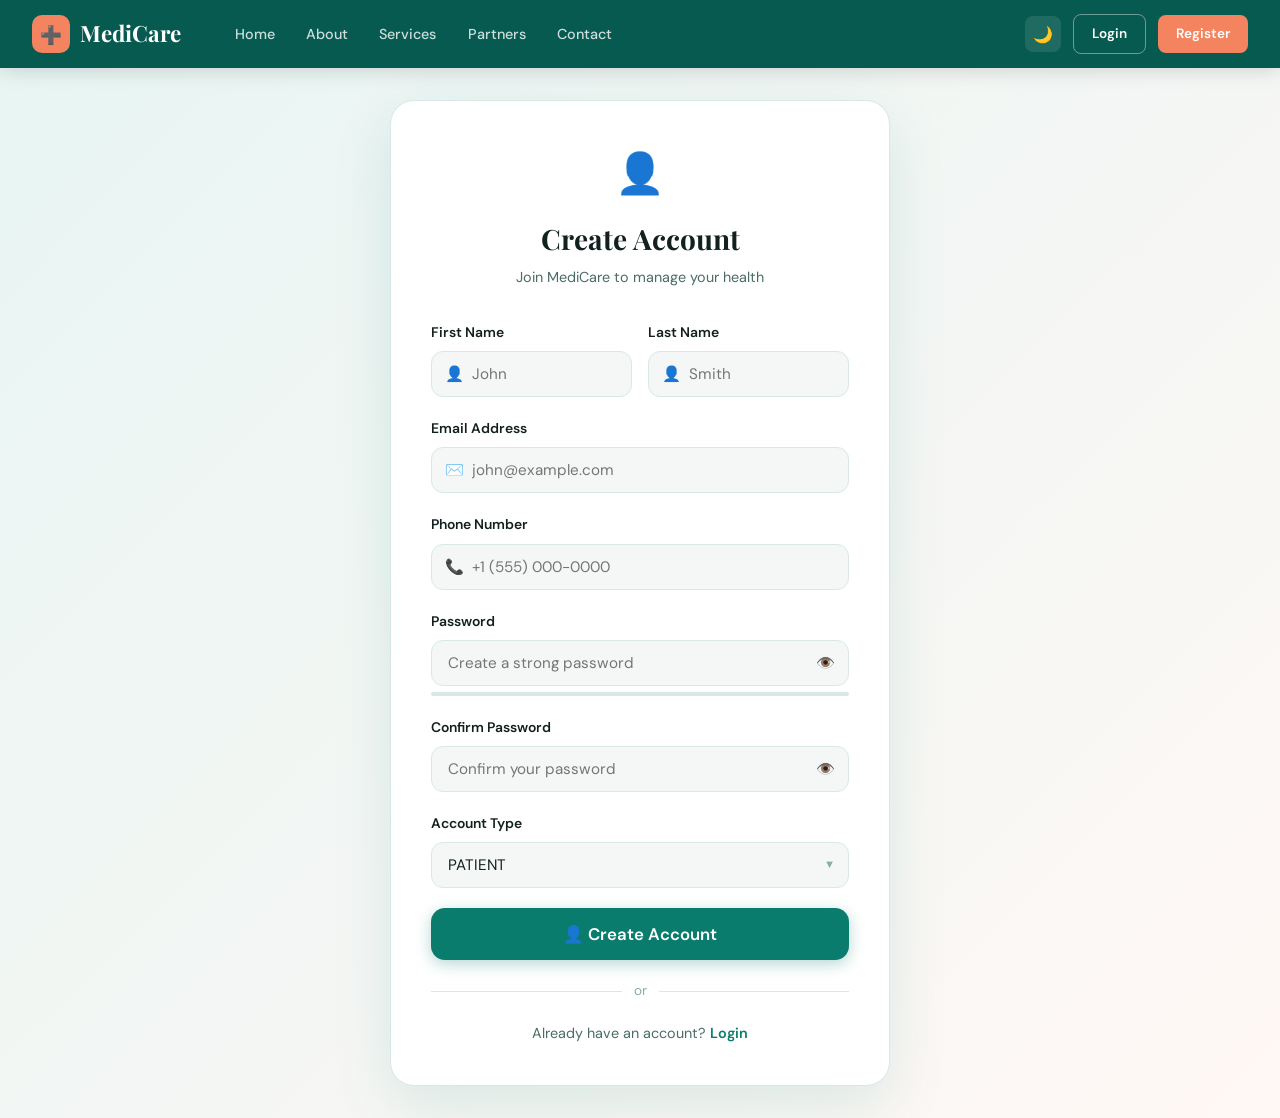
<file: register.html>
<!DOCTYPE html>
<html lang="en">
<head>
  <meta charset="UTF-8">
  <meta name="viewport" content="width=device-width, initial-scale=1.0">
  <title>Register — MediCare</title>
  <link rel="stylesheet" href="css/style.css">
  <style>
    .password-strength { height: 4px; border-radius: 2px; margin-top: 6px; transition: all 0.3s; }
    .strength-text { font-size: 0.78rem; margin-top: 4px; }
  </style>
</head>
<body>

<nav class="navbar">
  <a href="index.html" class="navbar-brand"><div class="brand-icon">➕</div>MediCare</a>
  <ul class="nav-links">
    <li><a href="index.html">Home</a></li>
    <li><a href="about.html">About</a></li>
    <li><a href="services.html">Services</a></li>
    <li><a href="partners.html">Partners</a></li>
    <li><a href="contact.html">Contact</a></li>
  </ul>
  <div class="nav-actions" id="navActions">
    <button id="themeToggle" class="theme-toggle" onclick="toggleTheme()">🌙</button>
    <a href="login.html" class="btn-nav btn-nav-outline">Login</a>
    <a href="register.html" class="btn-nav btn-nav-solid">Register</a>
  </div>
</nav>

<div class="auth-page">
  <div class="auth-card">
    <div class="auth-title">
      <span class="icon">👤</span>
      <h2>Create Account</h2>
      <p>Join MediCare to manage your health</p>
    </div>

    <div id="registerAlert"></div>

    <form onsubmit="handleRegister(event)">
      <div class="form-row">
        <div class="form-group">
          <label class="form-label">First Name</label>
          <div class="input-icon-wrap">
            <span class="icon">👤</span>
            <input type="text" id="firstName" class="form-control" placeholder="John" required>
          </div>
        </div>
        <div class="form-group">
          <label class="form-label">Last Name</label>
          <div class="input-icon-wrap">
            <span class="icon">👤</span>
            <input type="text" id="lastName" class="form-control" placeholder="Smith" required>
          </div>
        </div>
      </div>

      <div class="form-group">
        <label class="form-label">Email Address</label>
        <div class="input-icon-wrap">
          <span class="icon">✉️</span>
          <input type="email" id="email" class="form-control" placeholder="john@example.com" required>
        </div>
      </div>

      <div class="form-group">
        <label class="form-label">Phone Number</label>
        <div class="input-icon-wrap">
          <span class="icon">📞</span>
          <input type="tel" id="phone" class="form-control" placeholder="+1 (555) 000-0000">
        </div>
      </div>

      <div class="form-group">
        <label class="form-label">Password</label>
        <div class="password-wrap">
          <input type="password" id="password" class="form-control" placeholder="Create a strong password" required oninput="checkStrength(this.value)">
          <button type="button" class="password-toggle" onclick="togglePassword('password')">👁️</button>
        </div>
        <div class="password-strength" id="strengthBar" style="background:var(--border);"></div>
        <div class="strength-text text-muted" id="strengthText"></div>
      </div>

      <div class="form-group">
        <label class="form-label">Confirm Password</label>
        <div class="password-wrap">
          <input type="password" id="confirmPassword" class="form-control" placeholder="Confirm your password" required>
          <button type="button" class="password-toggle" onclick="togglePassword('confirmPassword')">👁️</button>
        </div>
      </div>

      <div class="form-group">
        <label class="form-label">Account Type</label>
        <div class="select-wrap">
          <select id="accountType" class="role-select">
            <option value="patient">PATIENT</option>
            <option value="doctor">DOCTOR</option>
          </select>
        </div>
      </div>

      <button type="submit" class="btn btn-primary btn-full btn-lg">👤 Create Account</button>
    </form>

    <div class="form-divider"><span>or</span></div>
    <div class="form-footer">Already have an account? <a href="login.html">Login</a></div>
  </div>
</div>

<script src="js/app.js"></script>
<script>
function togglePassword(id) {
  const inp = document.getElementById(id);
  inp.type = inp.type === 'password' ? 'text' : 'password';
}

function checkStrength(val) {
  const bar = document.getElementById('strengthBar');
  const txt = document.getElementById('strengthText');
  let score = 0;
  if (val.length >= 8) score++;
  if (/[A-Z]/.test(val)) score++;
  if (/[0-9]/.test(val)) score++;
  if (/[^A-Za-z0-9]/.test(val)) score++;
  const colors = ['', '#EF4444', '#F59E0B', '#2DB67D', '#0A7C6E'];
  const labels = ['', 'Weak', 'Fair', 'Good', 'Strong'];
  bar.style.width = (score * 25) + '%';
  bar.style.background = colors[score] || 'var(--border)';
  txt.textContent = val ? labels[score] || '' : '';
  txt.style.color = colors[score] || 'var(--text-muted)';
}

function handleRegister(e) {
  e.preventDefault();
  const pwd = document.getElementById('password').value;
  const cpwd = document.getElementById('confirmPassword').value;
  const alertEl = document.getElementById('registerAlert');

  if (pwd !== cpwd) {
    alertEl.innerHTML = '<div class="alert alert-danger">❌ Passwords do not match.</div>';
    return;
  }

  const user = {
    firstName: document.getElementById('firstName').value,
    lastName: document.getElementById('lastName').value,
    email: document.getElementById('email').value,
    phone: document.getElementById('phone').value,
    role: document.getElementById('accountType').value
  };

  localStorage.setItem('medibook_user', JSON.stringify(user));
  localStorage.setItem('medibook_registered', '1');
  showToast('Account created successfully!', 'success');
  setTimeout(() => window.location.href = 'login.html?registered=1', 800);
}
</script>
</body>
</html>
</file>
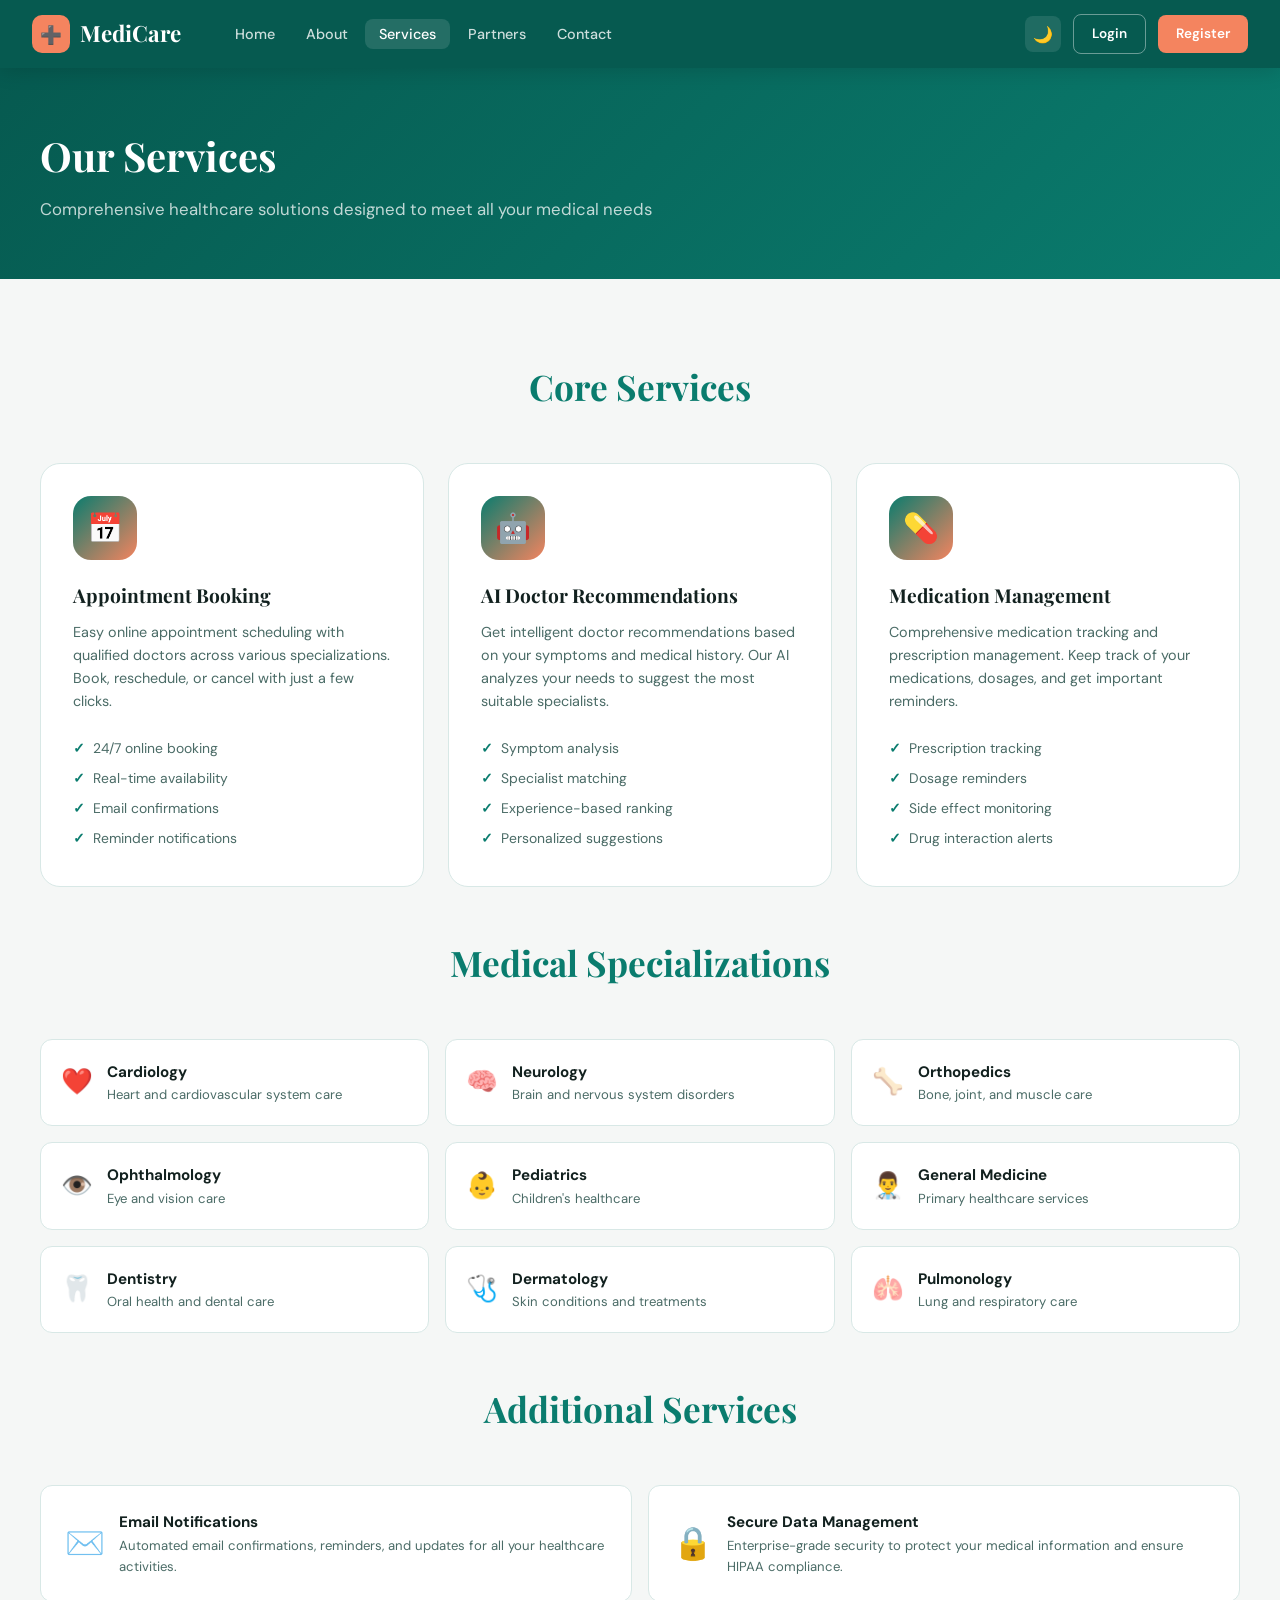
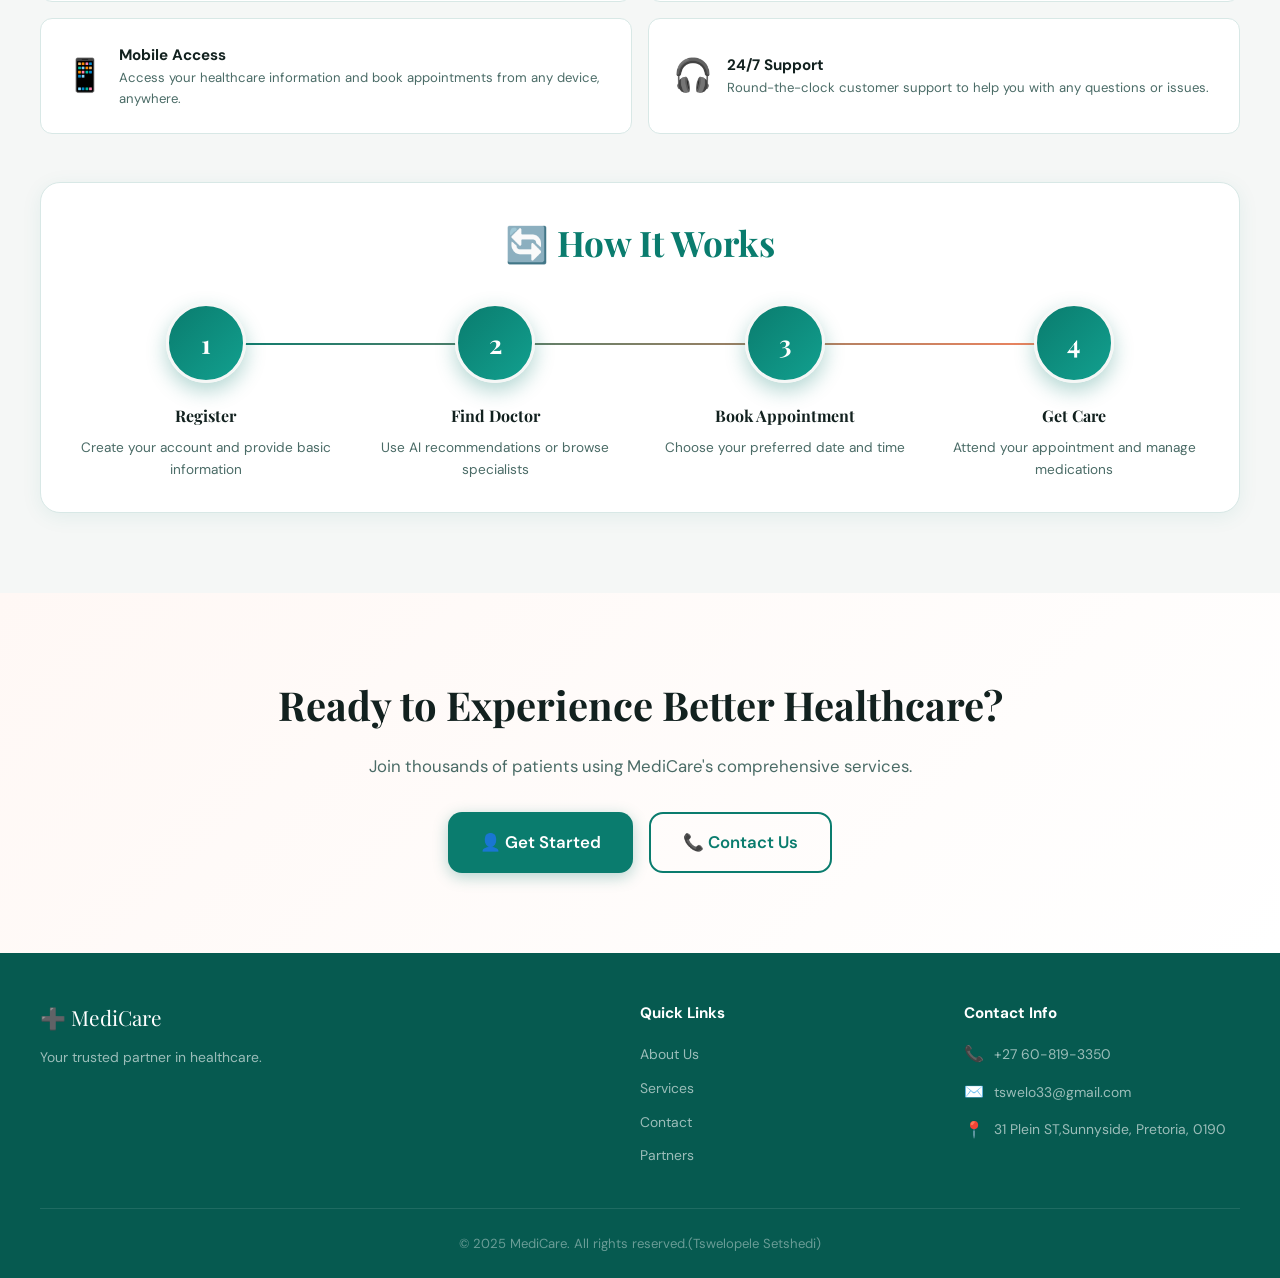
<file: services.html>
<!DOCTYPE html>
<html lang="en">
<head>
  <meta charset="UTF-8">
  <meta name="viewport" content="width=device-width, initial-scale=1.0">
  <title>Services — MediCare</title>
  <link rel="stylesheet" href="css/style.css">
  <style>
    .services-core { display: grid; grid-template-columns: repeat(3,1fr); gap:1.5rem; margin-bottom:3rem; }
    .specs-grid { display: grid; grid-template-columns: repeat(3,1fr); gap:1rem; margin-bottom:3rem; }
    .additional-grid { display: grid; grid-template-columns:1fr 1fr; gap:1rem; margin-bottom:3rem; }
    @media(max-width:768px){ .services-core,.specs-grid{grid-template-columns:1fr;} .additional-grid{grid-template-columns:1fr;} }
  </style>
</head>
<body>

<nav class="navbar">
  <a href="index.html" class="navbar-brand"><div class="brand-icon">➕</div>MediCare</a>
  <ul class="nav-links">
    <li><a href="index.html">Home</a></li>
    <li><a href="about.html">About</a></li>
    <li><a href="services.html" class="active">Services</a></li>
    <li><a href="partners.html">Partners</a></li>
    <li><a href="contact.html">Contact</a></li>
  </ul>
  <div class="nav-actions" id="navActions">
    <button id="themeToggle" class="theme-toggle" onclick="toggleTheme()">🌙</button>
    <a href="login.html" class="btn-nav btn-nav-outline">Login</a>
    <a href="register.html" class="btn-nav btn-nav-solid">Register</a>
  </div>
</nav>

<div class="page-hero">
  <div class="container">
    <h1>Our Services</h1>
    <p>Comprehensive healthcare solutions designed to meet all your medical needs</p>
  </div>
</div>

<section class="section">
  <div class="container">

    <div class="section-title fade-in-scroll"><h2>Core Services</h2></div>
    <div class="services-core">
      <div class="service-card-big fade-in-scroll">
        <div class="service-icon">📅</div>
        <h3>Appointment Booking</h3>
        <p>Easy online appointment scheduling with qualified doctors across various specializations. Book, reschedule, or cancel with just a few clicks.</p>
        <ul class="service-features">
          <li>24/7 online booking</li>
          <li>Real-time availability</li>
          <li>Email confirmations</li>
          <li>Reminder notifications</li>
        </ul>
      </div>
      <div class="service-card-big fade-in-scroll stagger-1">
        <div class="service-icon">🤖</div>
        <h3>AI Doctor Recommendations</h3>
        <p>Get intelligent doctor recommendations based on your symptoms and medical history. Our AI analyzes your needs to suggest the most suitable specialists.</p>
        <ul class="service-features">
          <li>Symptom analysis</li>
          <li>Specialist matching</li>
          <li>Experience-based ranking</li>
          <li>Personalized suggestions</li>
        </ul>
      </div>
      <div class="service-card-big fade-in-scroll stagger-2">
        <div class="service-icon">💊</div>
        <h3>Medication Management</h3>
        <p>Comprehensive medication tracking and prescription management. Keep track of your medications, dosages, and get important reminders.</p>
        <ul class="service-features">
          <li>Prescription tracking</li>
          <li>Dosage reminders</li>
          <li>Side effect monitoring</li>
          <li>Drug interaction alerts</li>
        </ul>
      </div>
    </div>

    <div class="section-title fade-in-scroll"><h2>Medical Specializations</h2></div>
    <div class="specs-grid">
      <div class="spec-card fade-in-scroll"><div class="spec-card-icon">❤️</div><div><h4>Cardiology</h4><p>Heart and cardiovascular system care</p></div></div>
      <div class="spec-card fade-in-scroll"><div class="spec-card-icon">🧠</div><div><h4>Neurology</h4><p>Brain and nervous system disorders</p></div></div>
      <div class="spec-card fade-in-scroll"><div class="spec-card-icon">🦴</div><div><h4>Orthopedics</h4><p>Bone, joint, and muscle care</p></div></div>
      <div class="spec-card fade-in-scroll"><div class="spec-card-icon">👁️</div><div><h4>Ophthalmology</h4><p>Eye and vision care</p></div></div>
      <div class="spec-card fade-in-scroll"><div class="spec-card-icon">👶</div><div><h4>Pediatrics</h4><p>Children's healthcare</p></div></div>
      <div class="spec-card fade-in-scroll"><div class="spec-card-icon">👨‍⚕️</div><div><h4>General Medicine</h4><p>Primary healthcare services</p></div></div>
      <div class="spec-card fade-in-scroll"><div class="spec-card-icon">🦷</div><div><h4>Dentistry</h4><p>Oral health and dental care</p></div></div>
      <div class="spec-card fade-in-scroll"><div class="spec-card-icon">🩺</div><div><h4>Dermatology</h4><p>Skin conditions and treatments</p></div></div>
      <div class="spec-card fade-in-scroll"><div class="spec-card-icon">🫁</div><div><h4>Pulmonology</h4><p>Lung and respiratory care</p></div></div>
    </div>

    <div class="section-title fade-in-scroll"><h2>Additional Services</h2></div>
    <div class="additional-grid">
      <div class="spec-card fade-in-scroll" style="padding:1.5rem;">
        <div class="spec-card-icon" style="font-size:2rem;">✉️</div>
        <div><h4>Email Notifications</h4><p>Automated email confirmations, reminders, and updates for all your healthcare activities.</p></div>
      </div>
      <div class="spec-card fade-in-scroll" style="padding:1.5rem;">
        <div class="spec-card-icon" style="font-size:2rem;">🔒</div>
        <div><h4>Secure Data Management</h4><p>Enterprise-grade security to protect your medical information and ensure HIPAA compliance.</p></div>
      </div>
      <div class="spec-card fade-in-scroll" style="padding:1.5rem;">
        <div class="spec-card-icon" style="font-size:2rem;">📱</div>
        <div><h4>Mobile Access</h4><p>Access your healthcare information and book appointments from any device, anywhere.</p></div>
      </div>
      <div class="spec-card fade-in-scroll" style="padding:1.5rem;">
        <div class="spec-card-icon" style="font-size:2rem;">🎧</div>
        <div><h4>24/7 Support</h4><p>Round-the-clock customer support to help you with any questions or issues.</p></div>
      </div>
    </div>

    <div class="card fade-in-scroll">
      <div class="card-body" style="padding:2rem;">
        <div class="section-title" style="margin-bottom:2rem;"><h2>🔄 How It Works</h2></div>
        <div class="steps-grid">
          <div class="step-card"><div class="step-num">1</div><h3>Register</h3><p>Create your account and provide basic information</p></div>
          <div class="step-card"><div class="step-num">2</div><h3>Find Doctor</h3><p>Use AI recommendations or browse specialists</p></div>
          <div class="step-card"><div class="step-num">3</div><h3>Book Appointment</h3><p>Choose your preferred date and time</p></div>
          <div class="step-card"><div class="step-num">4</div><h3>Get Care</h3><p>Attend your appointment and manage medications</p></div>
        </div>
      </div>
    </div>

  </div>
</section>

<section class="cta-section">
  <div class="container">
    <h2>Ready to Experience Better Healthcare?</h2>
    <p>Join thousands of patients using MediCare's comprehensive services.</p>
    <div class="cta-btns">
      <a href="register.html" class="btn btn-primary btn-lg">👤 Get Started</a>
      <a href="contact.html" class="btn btn-outline btn-lg">📞 Contact Us</a>
    </div>
  </div>
</section>

<footer class="footer">
  <div class="footer-grid">
    <div><div class="footer-brand">➕ MediCare</div><p class="footer-desc">Your trusted partner in healthcare.</p></div>
    <div class="footer-col"><h4>Quick Links</h4><ul><li><a href="about.html">About Us</a></li><li><a href="services.html">Services</a></li><li><a href="contact.html">Contact</a></li><li><a href="partners.html">Partners</a></li></ul></div>
    <div class="footer-col"><h4>Contact Info</h4><div class="footer-contact-item"><span class="contact-icon">📞</span>+27 60-819-3350</div><div class="footer-contact-item"><span class="contact-icon">✉️</span>tswelo33@gmail.com</div><div class="footer-contact-item"><span class="contact-icon">📍</span>31 Plein ST,Sunnyside, Pretoria, 0190</div></div>
  </div>
  <div class="footer-bottom">© 2025 MediCare. All rights reserved.(Tswelopele Setshedi)</div>
</footer>

<script src="js/app.js"></script>
</body>
</html>
</file>
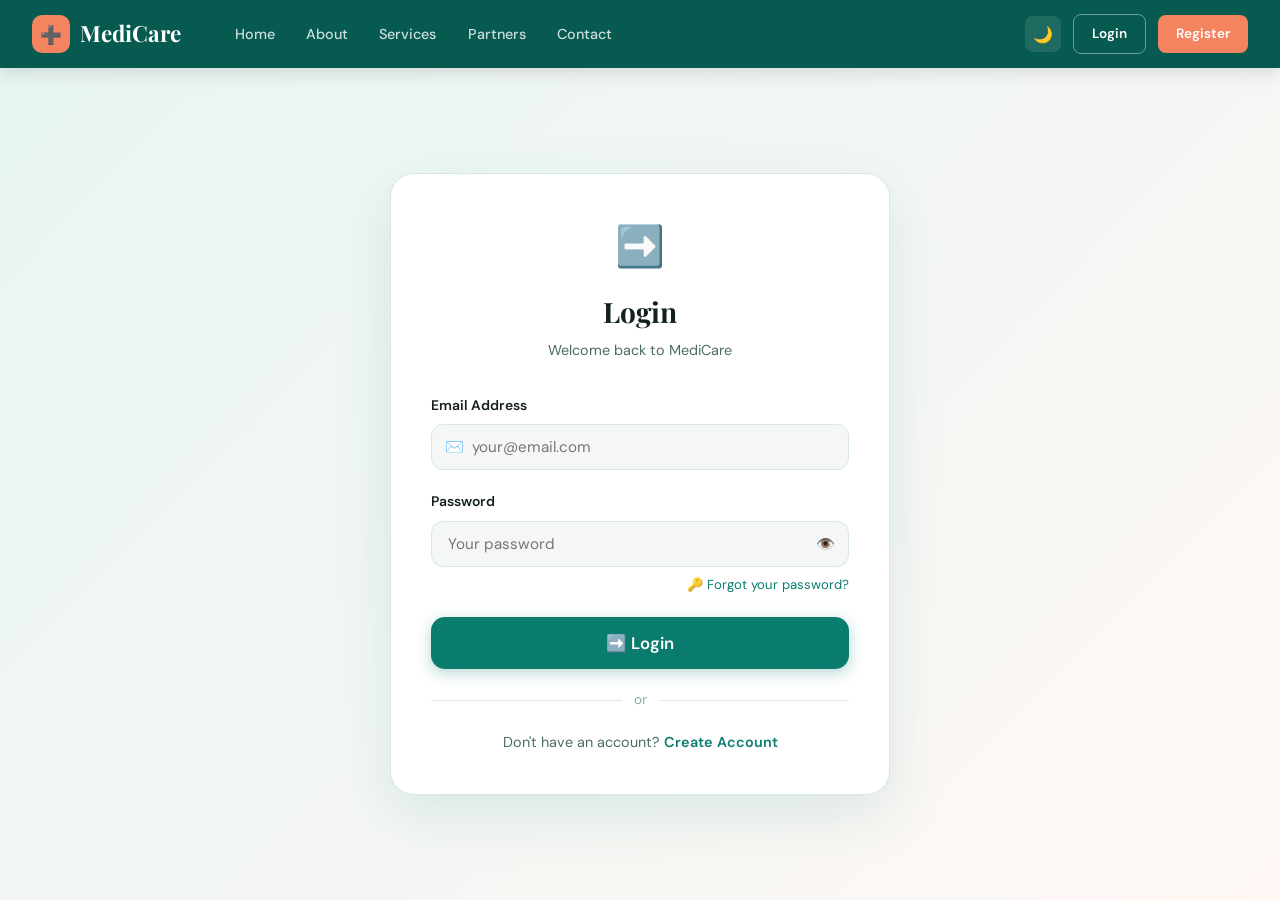
<file: patient/ai-recommendation.html>
<!DOCTYPE html>
<html lang="en">
<head>
  <meta charset="UTF-8">
  <meta name="viewport" content="width=device-width, initial-scale=1.0">
  <title>AI Recommendations — MediCare</title>
  <link rel="stylesheet" href="../css/style.css">
  <style>
    .typing-indicator span {
      display: inline-block;
      width: 8px; height: 8px;
      background: var(--primary);
      border-radius: 50%;
      animation: bounce 1.2s infinite;
    }
    .typing-indicator span:nth-child(2) { animation-delay: 0.2s; }
    .typing-indicator span:nth-child(3) { animation-delay: 0.4s; }
    @keyframes bounce { 0%,60%,100%{transform:translateY(0)} 30%{transform:translateY(-8px)} }
  </style>
</head>
<body>

<nav class="navbar">
  <a href="../index.html" class="navbar-brand"><div class="brand-icon">➕</div>MediCare</a>
  <ul class="nav-links">
    <li><a href="../index.html">Home</a></li>
    <li><a href="../about.html">About</a></li>
    <li><a href="../services.html">Services</a></li>
    <li><a href="../partners.html">Partners</a></li>
    <li><a href="../contact.html">Contact</a></li>
    <li><a href="book-appointment.html">Book Appointment</a></li>
  </ul>
  <div class="nav-actions" id="navActions">
    <button id="themeToggle" class="theme-toggle" onclick="toggleTheme()">🌙</button>
  </div>
</nav>

<div class="dashboard-layout">
  <aside class="sidebar">
    <div class="sidebar-title">Patient Dashboard</div>
    <ul class="sidebar-nav">
      <li><a href="dashboard.html"><span class="nav-icon">🌐</span> Dashboard</a></li>
      <li><a href="book-appointment.html"><span class="nav-icon">📅</span> Book Appointment</a></li>
      <li><a href="ai-recommendation.html" class="active"><span class="nav-icon">🤖</span> AI Recommendations</a></li>
      <li><a href="appointments.html"><span class="nav-icon">📋</span> My Appointments</a></li>
      <li><a href="medications.html"><span class="nav-icon">💊</span> My Medications</a></li>
      <li style="margin-top:auto; padding-top:2rem;"><a href="#" onclick="logout()"><span class="nav-icon">🚪</span> Logout</a></li>
    </ul>
  </aside>

  <main class="dashboard-content">
    <div class="dashboard-header">
      <div><h1>🤖 AI Doctor Recommendation</h1></div>
    </div>

    <div class="book-form-card">
      <div class="book-form-header">💬 Describe Your Symptoms</div>
      <div class="book-form-body">
        <div class="form-group">
          <label class="form-label">Symptoms and Health Concerns</label>
          <textarea id="symptomsInput" class="form-control" rows="5"
            placeholder="Please describe your symptoms, health concerns, or the reason you need to see a doctor. Be as detailed as possible to get the best recommendations..."
            style="resize:vertical;"></textarea>
          <div style="font-size:0.8rem; color:var(--text-muted); margin-top:0.5rem;">
            Example: "I've been experiencing chest pain and shortness of breath for the past week, especially when I exercise."
          </div>
        </div>
        <button class="btn btn-primary btn-full btn-lg" onclick="getAIRecommendation()">🔍 Get AI Recommendations</button>
      </div>
    </div>

    <!-- Loading -->
    <div id="loadingState" style="display:none;" class="dash-section">
      <div class="dash-section-body" style="text-align:center; padding:2.5rem;">
        <div class="typing-indicator" style="display:inline-flex; gap:6px; margin-bottom:1rem;">
          <span></span><span></span><span></span>
        </div>
        <p style="color:var(--text-secondary);">Analyzing your symptoms...</p>
      </div>
    </div>

    <!-- Results -->
    <div id="resultsArea" style="display:none;"></div>

    <!-- Disclaimer -->
    <div class="dash-section">
      <div class="dash-section-body">
        <div style="background: rgba(244,132,95,0.08); border:1px solid rgba(244,132,95,0.2); border-radius:12px; padding:1.25rem; display:flex; gap:12px; align-items:flex-start;">
          <span style="font-size:1.4rem;">⚠️</span>
          <div>
            <strong style="color:var(--accent);">Medical Disclaimer</strong>
            <p style="font-size:0.87rem; color:var(--text-secondary); margin-top:4px;">
              This AI tool provides general health information and doctor type suggestions only. It is NOT a substitute for professional medical advice, diagnosis, or treatment. Always consult a qualified healthcare professional for medical concerns.
            </p>
          </div>
        </div>
      </div>
    </div>

    <!-- How it works -->
    <div class="dash-section">
      <div class="dash-section-header"><h3>❓ How AI Recommendations Work</h3></div>
      <div class="dash-section-body">
        <div class="ai-how-it-works">
          <div class="ai-step">
            <span class="ai-step-icon">🧠</span>
            <h4>Analyze Symptoms</h4>
            <p>Our AI analyzes your symptoms and medical history to understand your needs.</p>
          </div>
          <div class="ai-step">
            <span class="ai-step-icon">🔍</span>
            <h4>Match Specialists</h4>
            <p>We match you with doctors who specialize in treating your specific condition.</p>
          </div>
          <div class="ai-step">
            <span class="ai-step-icon">⭐</span>
            <h4>Rank by Experience</h4>
            <p>Doctors are ranked based on their experience and expertise in relevant areas.</p>
          </div>
        </div>
      </div>
    </div>

  </main>
</div>

<script src="../js/app.js"></script>
<script>
  document.addEventListener('DOMContentLoaded', () => {
    requireAuth();
    updateNav();
  });

  async function getAIRecommendation() {
    const symptoms = document.getElementById('symptomsInput').value.trim();
    if (!symptoms) {
      showToast('Please describe your symptoms first', 'warning');
      return;
    }

    document.getElementById('loadingState').style.display = 'block';
    document.getElementById('resultsArea').style.display = 'none';

    try {
      const response = await fetch("https://api.anthropic.com/v1/messages", {
        method: "POST",
        headers: { "Content-Type": "application/json" },
        body: JSON.stringify({
          model: "claude-sonnet-4-20250514",
          max_tokens: 1000,
          system: `You are a helpful medical AI assistant for MediCare, a healthcare platform. 
          When a patient describes their symptoms, provide:
          1. A brief assessment of possible conditions (2-3)
          2. The type of specialist they should see
          3. Urgency level (Routine / Soon / Urgent)
          4. 3-4 actionable recommendations
          
          Available doctors on MediCare: John Smith (Cardiology), Sarah Johnson (Neurology), Michael Brown (Orthopedics), Emily Davis (Dermatology), David Wilson (Pediatrics), Lisa Anderson (Ophthalmology).
          
          Format your response in clear sections. Keep it concise and helpful. Always end with a reminder this is not a medical diagnosis.`,
          messages: [{ role: "user", content: `Patient symptoms: ${symptoms}` }]
        })
      });

      const data = await response.json();
      const text = data.content?.[0]?.text || "Unable to generate recommendations.";

      document.getElementById('loadingState').style.display = 'none';
      document.getElementById('resultsArea').style.display = 'block';
      document.getElementById('resultsArea').innerHTML = `
        <div class="ai-result-card">
          <div class="ai-result-title">🤖 AI Health Recommendation</div>
          <div style="white-space: pre-wrap; font-size:0.95rem; color:var(--text-secondary); line-height:1.8;">${text}</div>
          <div style="margin-top:1.5rem; padding-top:1.5rem; border-top:1px solid var(--border); display:flex; gap:1rem; flex-wrap:wrap;">
            <a href="book-appointment.html" class="btn btn-primary">📅 Book Appointment</a>
            <button class="btn btn-outline" onclick="resetForm()">🔄 New Search</button>
          </div>
        </div>
      `;
      showToast('AI recommendation ready!', 'success');

    } catch (err) {
      document.getElementById('loadingState').style.display = 'none';
      document.getElementById('resultsArea').style.display = 'block';
      document.getElementById('resultsArea').innerHTML = `
        <div class="ai-result-card">
          <div class="ai-result-title">⚠️ Recommendation</div>
          <p style="color:var(--text-secondary);">Based on your described symptoms, we recommend consulting with a healthcare professional. Please book an appointment with one of our specialist doctors who can provide proper evaluation and diagnosis.</p>
          <div style="margin-top:1.5rem;">
            <a href="book-appointment.html" class="btn btn-primary">📅 Book Appointment</a>
          </div>
        </div>
      `;
    }
  }

  function resetForm() {
    document.getElementById('symptomsInput').value = '';
    document.getElementById('resultsArea').style.display = 'none';
  }
</script>
</body>
</html>
</file>
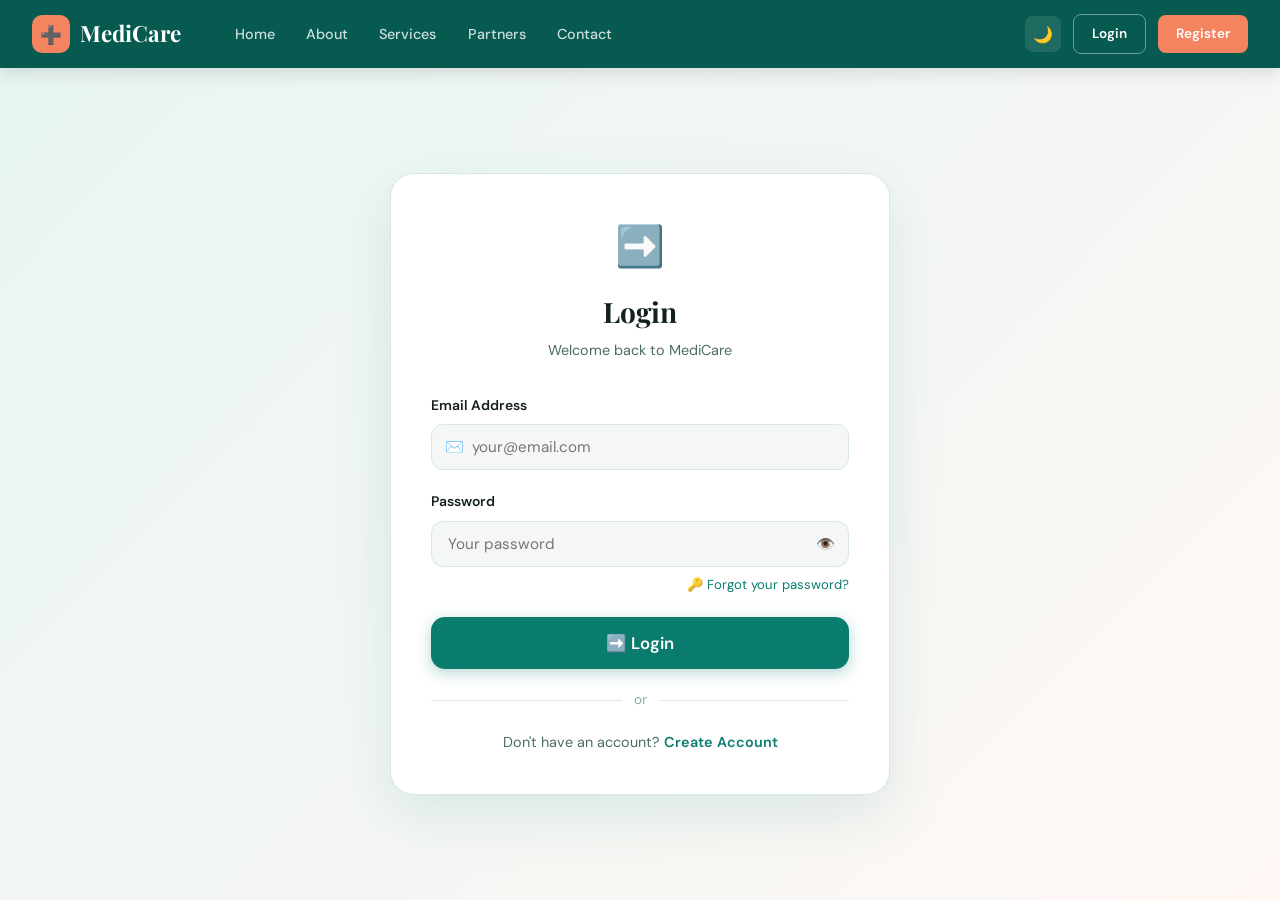
<file: patient/appointments.html>
<!DOCTYPE html>
<html lang="en">
<head>
  <meta charset="UTF-8">
  <meta name="viewport" content="width=device-width, initial-scale=1.0">
  <title>My Appointments — MediCare</title>
  <link rel="stylesheet" href="../css/style.css">
</head>
<body>

<nav class="navbar">
  <a href="../index.html" class="navbar-brand"><div class="brand-icon">➕</div>MediCare</a>
  <ul class="nav-links">
    <li><a href="../index.html">Home</a></li>
    <li><a href="../about.html">About</a></li>
    <li><a href="../services.html">Services</a></li>
    <li><a href="../partners.html">Partners</a></li>
    <li><a href="../contact.html">Contact</a></li>
    <li><a href="book-appointment.html">Book Appointment</a></li>
  </ul>
  <div class="nav-actions" id="navActions">
    <button id="themeToggle" class="theme-toggle" onclick="toggleTheme()">🌙</button>
  </div>
</nav>

<div class="dashboard-layout">
  <aside class="sidebar">
    <div class="sidebar-title">Patient Dashboard</div>
    <ul class="sidebar-nav">
      <li><a href="dashboard.html"><span class="nav-icon">🌐</span> Dashboard</a></li>
      <li><a href="book-appointment.html"><span class="nav-icon">📅</span> Book Appointment</a></li>
      <li><a href="ai-recommendation.html"><span class="nav-icon">🤖</span> AI Recommendations</a></li>
      <li><a href="appointments.html" class="active"><span class="nav-icon">📋</span> My Appointments</a></li>
      <li><a href="medications.html"><span class="nav-icon">💊</span> My Medications</a></li>
      <li style="margin-top:auto; padding-top:2rem;"><a href="#" onclick="logout()"><span class="nav-icon">🚪</span> Logout</a></li>
    </ul>
  </aside>

  <main class="dashboard-content">
    <div class="dashboard-header">
      <div><h1>📋 My Appointments</h1></div>
      <a href="book-appointment.html" class="btn btn-accent">📅 Book New</a>
    </div>

    <!-- Filters -->
    <div class="d-flex gap-1 mb-3" style="flex-wrap:wrap;">
      <button class="btn btn-sm btn-primary" onclick="filterAppts('all')">All</button>
      <button class="btn btn-sm btn-outline" onclick="filterAppts('upcoming')">Upcoming</button>
      <button class="btn btn-sm btn-outline" onclick="filterAppts('completed')">Completed</button>
      <button class="btn btn-sm btn-outline" onclick="filterAppts('cancelled')">Cancelled</button>
    </div>

    <div class="dash-section">
      <div class="dash-section-header">
        <h3>📅 Appointments</h3>
        <span id="apptCount" style="font-size:0.82rem; color:var(--text-muted);">0 appointments</span>
      </div>
      <div class="dash-section-body" id="apptsList"></div>
    </div>
  </main>
</div>

<script src="../js/app.js"></script>
<script>
  let currentFilter = 'all';

  document.addEventListener('DOMContentLoaded', () => {
    requireAuth();
    updateNav();
    renderAppts();
  });

  function filterAppts(f) {
    currentFilter = f;
    document.querySelectorAll('.d-flex .btn').forEach(b => b.className = 'btn btn-sm btn-outline');
    event.target.className = 'btn btn-sm btn-primary';
    renderAppts();
  }

  function renderAppts() {
    const all = getAppointments();
    const filtered = currentFilter === 'all' ? all : all.filter(a => a.status === currentFilter);
    document.getElementById('apptCount').textContent = `${filtered.length} appointment${filtered.length !== 1 ? 's' : ''}`;

    const el = document.getElementById('apptsList');
    if (!filtered.length) {
      el.innerHTML = `
        <div class="empty-state">
          <div class="empty-icon">📅</div>
          <p>No ${currentFilter === 'all' ? '' : currentFilter} appointments found</p>
          <a href="book-appointment.html" class="btn btn-primary">Book an Appointment</a>
        </div>`;
      return;
    }

    el.innerHTML = filtered.map(a => `
      <div class="appointment-card">
        <span class="appt-icon">📅</span>
        <div class="appt-info">
          <div class="appt-doctor">${a.doctor}</div>
          <div class="appt-detail">${a.date || 'Date TBD'} ${a.time ? 'at ' + a.time : ''} · ${a.reason || 'General visit'}</div>
          ${a.symptoms ? `<div class="appt-detail" style="margin-top:3px;">Symptoms: ${a.symptoms}</div>` : ''}
        </div>
        <div class="d-flex align-center gap-1">
          <span class="appt-status ${a.status}">${a.status}</span>
          ${a.status === 'upcoming' ? `<button class="btn btn-sm" style="background:rgba(239,68,68,0.1);color:var(--danger);" onclick="cancelAppt(${a.id})">Cancel</button>` : ''}
        </div>
      </div>
    `).join('');
  }

  function cancelAppt(id) {
    if (confirm('Cancel this appointment?')) {
      cancelAppointment(id);
      showToast('Appointment cancelled', 'error');
      renderAppts();
    }
  }
</script>
</body>
</html>
</file>
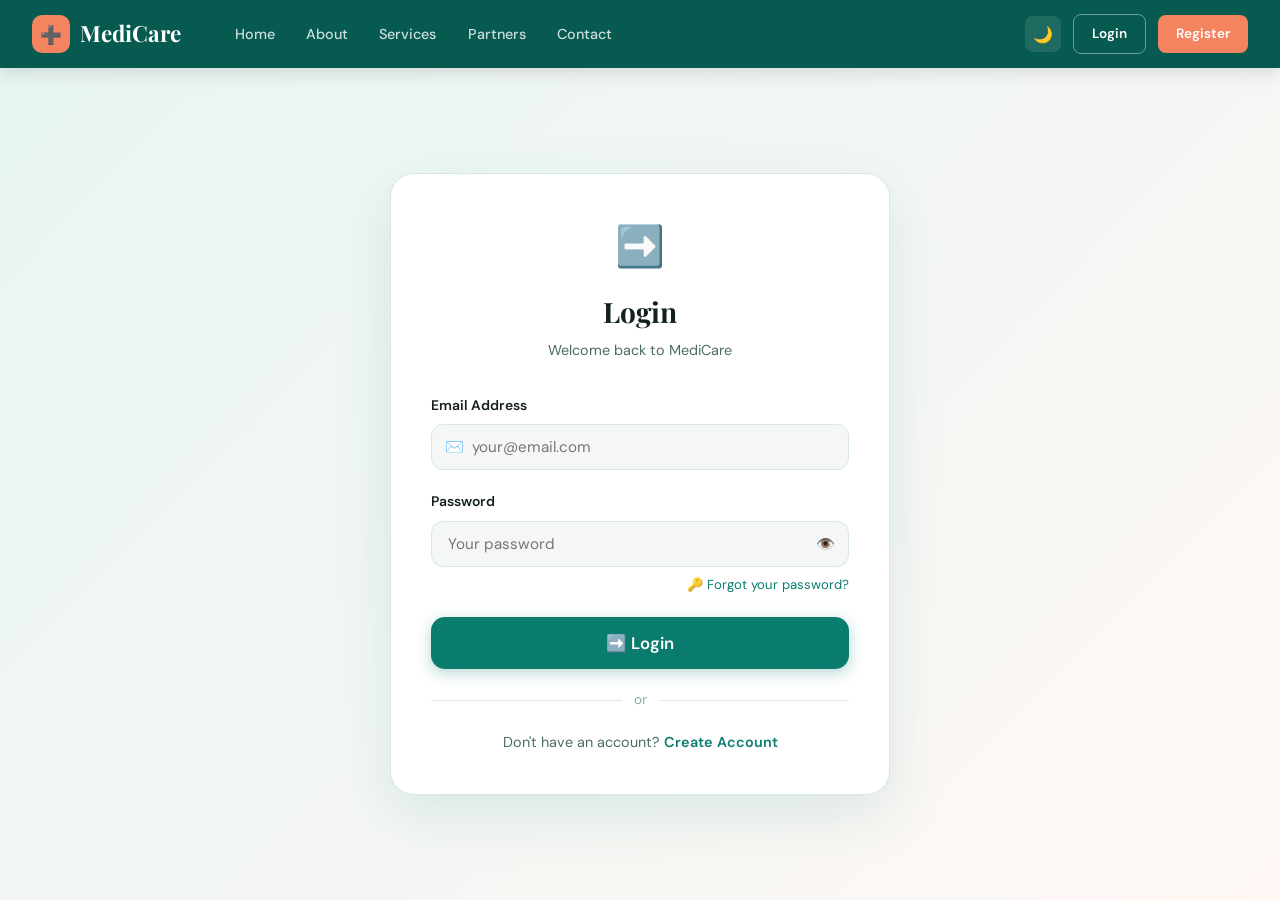
<file: patient/book-appointment.html>
<!DOCTYPE html>
<html lang="en">
<head>
  <meta charset="UTF-8">
  <meta name="viewport" content="width=device-width, initial-scale=1.0">
  <title>Book Appointment — MediCare</title>
  <link rel="stylesheet" href="../css/style.css">
</head>
<body>

<nav class="navbar">
  <a href="../index.html" class="navbar-brand"><div class="brand-icon">➕</div>MediCare</a>
  <ul class="nav-links">
    <li><a href="../index.html">Home</a></li>
    <li><a href="../about.html">About</a></li>
    <li><a href="../services.html">Services</a></li>
    <li><a href="../partners.html">Partners</a></li>
    <li><a href="../contact.html">Contact</a></li>
    <li><a href="book-appointment.html">Book Appointment</a></li>
  </ul>
  <div class="nav-actions" id="navActions">
    <button id="themeToggle" class="theme-toggle" onclick="toggleTheme()">🌙</button>
  </div>
</nav>

<div class="dashboard-layout">
  <aside class="sidebar">
    <div class="sidebar-title">Patient Dashboard</div>
    <ul class="sidebar-nav">
      <li><a href="dashboard.html"><span class="nav-icon">🌐</span> Dashboard</a></li>
      <li><a href="book-appointment.html" class="active"><span class="nav-icon">📅</span> Book Appointment</a></li>
      <li><a href="ai-recommendation.html"><span class="nav-icon">🤖</span> AI Recommendations</a></li>
      <li><a href="appointments.html"><span class="nav-icon">📋</span> My Appointments</a></li>
      <li><a href="medications.html"><span class="nav-icon">💊</span> My Medications</a></li>
      <li style="margin-top:auto; padding-top:2rem;"><a href="#" onclick="logout()"><span class="nav-icon">🚪</span> Logout</a></li>
    </ul>
  </aside>

  <main class="dashboard-content">
    <div class="dashboard-header">
      <div><h1>📅 Book New Appointment</h1></div>
    </div>

    <div id="bookAlert"></div>

    <div class="book-form-card">
      <div class="book-form-header">📋 Appointment Details</div>
      <div class="book-form-body">
        <form onsubmit="handleBook(event)">
          <div class="form-row">
            <div class="form-group">
              <label class="form-label">Select Doctor</label>
              <div class="select-wrap">
                <select id="doctorSelect" class="role-select" required>
                  <option value="">Choose a doctor...</option>
                </select>
              </div>
            </div>
            <div class="form-group">
              <label class="form-label">Preferred Date & Time</label>
              <input type="datetime-local" id="datetime" class="form-control" required>
            </div>
          </div>
          <div class="form-group">
            <label class="form-label">Reason for Visit</label>
            <textarea id="reason" class="form-control" rows="3" placeholder="Please describe the reason for your visit..." required style="resize:vertical;"></textarea>
          </div>
          <div class="form-group">
            <label class="form-label">Symptoms (Optional)</label>
            <textarea id="symptoms" class="form-control" rows="3" placeholder="Describe any symptoms you're experiencing..." style="resize:vertical;"></textarea>
          </div>
          <button type="submit" class="btn btn-primary btn-full btn-lg">📅 Book Appointment</button>
        </form>
      </div>
    </div>

    <div class="book-form-card">
      <div class="book-form-header">👨‍⚕️ Available Doctors</div>
      <div class="book-form-body">
        <div class="available-doctors-grid" id="doctorsList"></div>
      </div>
    </div>
  </main>
</div>

<script src="../js/app.js"></script>
<script>
  document.addEventListener('DOMContentLoaded', () => {
    requireAuth();
    updateNav();

    // Pre-set min date to now
    const dtInput = document.getElementById('datetime');
    dtInput.min = new Date().toISOString().slice(0,16);

    // Populate doctor select
    const sel = document.getElementById('doctorSelect');
    DOCTORS.forEach(d => {
      const opt = document.createElement('option');
      opt.value = d.name;
      opt.textContent = `${d.name} — ${d.specialty}`;
      sel.appendChild(opt);
    });

    // Pre-select from URL search
    const params = new URLSearchParams(window.location.search);
    const search = params.get('search');
    if (search) {
      const match = DOCTORS.find(d => d.specialty.toLowerCase().includes(search.toLowerCase()) || d.name.toLowerCase().includes(search.toLowerCase()));
      if (match) sel.value = match.name;
    }

    // Render doctors grid
    document.getElementById('doctorsList').innerHTML = DOCTORS.map(d => `
      <div class="card" style="cursor:pointer;" onclick="selectDoctor('${d.name}')">
        <div class="card-body" style="padding:1.25rem;">
          <div class="d-flex align-center gap-2 mb-2">
            <div style="font-size:1.6rem;">👨‍⚕️</div>
            <div>
              <div style="font-weight:700; font-size:0.95rem;">${d.name}</div>
              <span class="doctor-specialty">${d.specialty}</span>
            </div>
          </div>
          <div style="font-size:0.82rem; color:var(--text-secondary); margin-bottom:0.75rem;">${d.desc}</div>
          <div style="font-size:0.82rem; color:var(--accent); font-weight:600;">Experience: ${d.exp} years</div>
        </div>
      </div>
    `).join('');
  });

  function selectDoctor(name) {
    document.getElementById('doctorSelect').value = name;
    showToast(`Selected ${name}`, 'info');
    document.getElementById('doctorSelect').scrollIntoView({ behavior: 'smooth', block: 'center' });
  }

  function handleBook(e) {
    e.preventDefault();
    const doctor = document.getElementById('doctorSelect').value;
    const dt = document.getElementById('datetime').value;
    const reason = document.getElementById('reason').value;
    const symptoms = document.getElementById('symptoms').value;

    const [date, time] = dt.split('T');
    saveAppointment({ doctor, date, time, reason, symptoms });
    showToast('Appointment booked successfully!', 'success');
    document.getElementById('bookAlert').innerHTML = '<div class="alert alert-success">✅ Appointment booked successfully! You will receive a confirmation email.</div>';
    e.target.reset();
    setTimeout(() => window.location.href = 'appointments.html', 1500);
  }
</script>
</body>
</html>
</file>
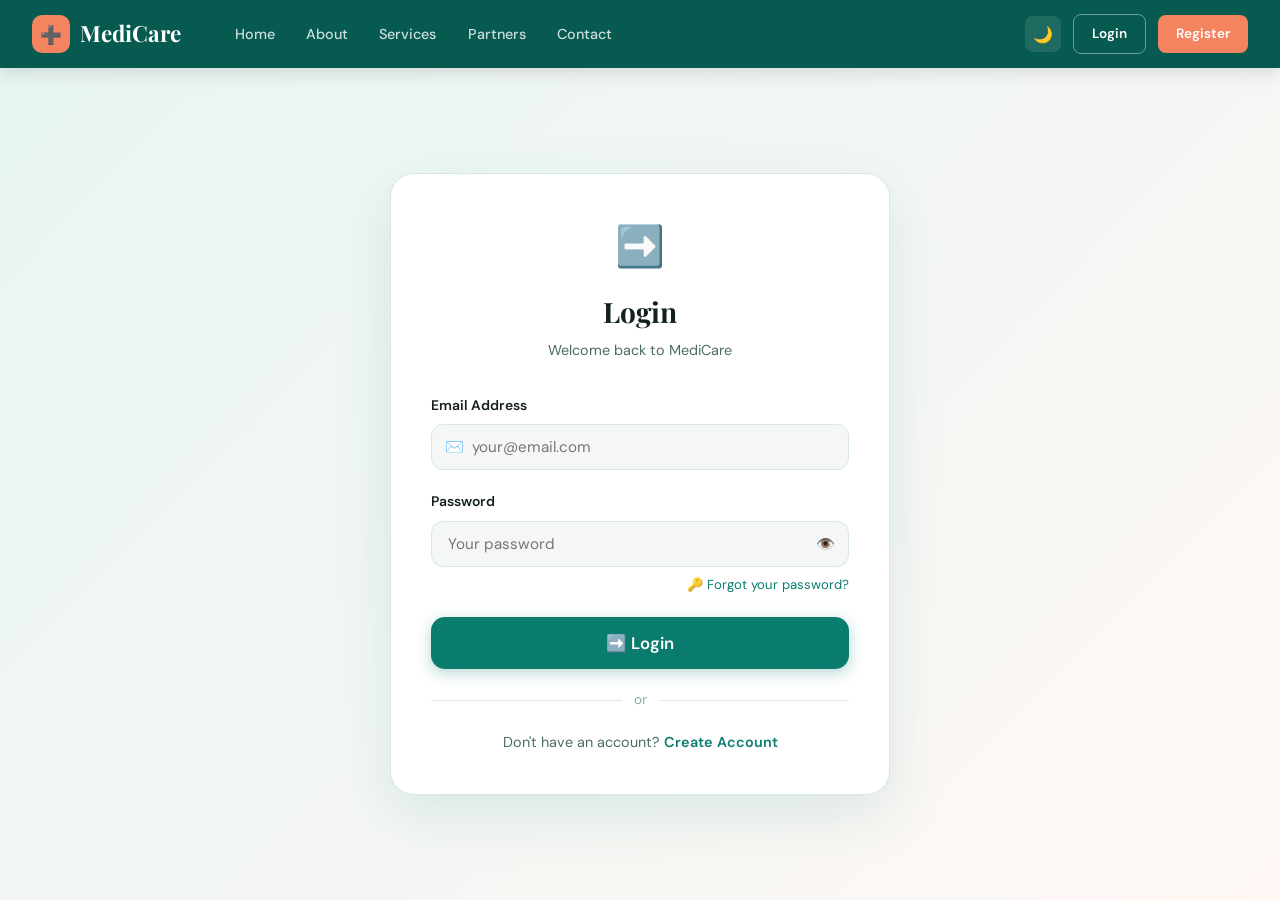
<file: patient/dashboard.html>
<!DOCTYPE html>
<html lang="en">
<head>
  <meta charset="UTF-8">
  <meta name="viewport" content="width=device-width, initial-scale=1.0">
  <title>Dashboard — MediCare</title>
  <link rel="stylesheet" href="../css/style.css">
</head>
<body>

<nav class="navbar">
  <a href="../index.html" class="navbar-brand"><div class="brand-icon">➕</div>MediCare</a>
  <ul class="nav-links">
    <li><a href="../index.html">Home</a></li>
    <li><a href="../about.html">About</a></li>
    <li><a href="../services.html">Services</a></li>
    <li><a href="../partners.html">Partners</a></li>
    <li><a href="../contact.html">Contact</a></li>
    <li><a href="book-appointment.html">Book Appointment</a></li>
  </ul>
  <div class="nav-actions" id="navActions">
    <button id="themeToggle" class="theme-toggle" onclick="toggleTheme()">🌙</button>
  </div>
</nav>

<div class="dashboard-layout">
  <!-- SIDEBAR -->
  <aside class="sidebar">
    <div class="sidebar-title">Patient Dashboard</div>
    <ul class="sidebar-nav">
      <li><a href="dashboard.html" class="active"><span class="nav-icon">🌐</span> Dashboard</a></li>
      <li><a href="book-appointment.html"><span class="nav-icon">📅</span> Book Appointment</a></li>
      <li><a href="ai-recommendation.html"><span class="nav-icon">🤖</span> AI Recommendations</a></li>
      <li><a href="appointments.html"><span class="nav-icon">📋</span> My Appointments</a></li>
      <li><a href="medications.html"><span class="nav-icon">💊</span> My Medications</a></li>
      <li style="margin-top:auto; padding-top:2rem;"><a href="#" onclick="logout()"><span class="nav-icon">🚪</span> Logout</a></li>
    </ul>
  </aside>

  <!-- MAIN -->
  <main class="dashboard-content">
    <div class="dashboard-header">
      <div>
        <h1 id="welcomeMsg">Welcome!</h1>
        <p style="color:var(--text-secondary); font-size:0.9rem;">Here's your health overview</p>
      </div>
      <a href="book-appointment.html" class="btn btn-accent">📅 Book New Appointment</a>
    </div>

    <div id="dashAlert"></div>

    <!-- Quick Actions -->
    <div class="quick-actions">
      <a href="book-appointment.html" class="quick-action">
        <span class="qa-icon">📅</span>
        <span class="qa-label">Book Appointment</span>
      </a>
      <a href="ai-recommendation.html" class="quick-action">
        <span class="qa-icon">🤖</span>
        <span class="qa-label">AI Recommend</span>
      </a>
      <a href="medications.html" class="quick-action">
        <span class="qa-icon">💊</span>
        <span class="qa-label">Medications</span>
      </a>
      <a href="../contact.html" class="quick-action">
        <span class="qa-icon">🎧</span>
        <span class="qa-label">Support</span>
      </a>
    </div>

    <div class="stat-cards">
      <div class="stat-card">
        <div class="stat-card-icon primary">📅</div>
        <div>
          <div class="stat-card-value" id="totalAppts">0</div>
          <div class="stat-card-label">Total Appointments</div>
        </div>
      </div>
      <div class="stat-card">
        <div class="stat-card-icon accent">💊</div>
        <div>
          <div class="stat-card-value" id="activeMeds">0</div>
          <div class="stat-card-label">Active Medications</div>
        </div>
      </div>
      <div class="stat-card">
        <div class="stat-card-icon info">🎧</div>
        <div>
          <div class="stat-card-value">24/7</div>
          <div class="stat-card-label">Support Available</div>
        </div>
      </div>
    </div>

    <div class="dash-section">
      <div class="dash-section-header">
        <h3>📅 Upcoming Appointments</h3>
        <a href="appointments.html" class="btn btn-sm btn-outline">View All</a>
      </div>
      <div class="dash-section-body" id="upcomingAppts"></div>
    </div>

    <div class="dash-section">
      <div class="dash-section-header">
        <h3>💊 Current Medications</h3>
        <a href="medications.html" class="btn btn-sm btn-outline">View All</a>
      </div>
      <div class="dash-section-body" id="currentMeds"></div>
    </div>
  </main>
</div>

<script src="../js/app.js"></script>
<script>
  document.addEventListener('DOMContentLoaded', () => {
    const user = requireAuth();
    if (!user) return;

    document.getElementById('welcomeMsg').textContent = `Welcome, ${user.firstName || user.email.split('@')[0]}!`;
    updateNav();

    // Check for login success
    if (sessionStorage.getItem('justLoggedIn')) {
      document.getElementById('dashAlert').innerHTML = '<div class="alert alert-success" style="margin-bottom:1.5rem;">✅ Logged in successfully. Welcome back!</div>';
      sessionStorage.removeItem('justLoggedIn');
    }

    // Stats
    const appts = getAppointments();
    const meds = getMedications();
    document.getElementById('totalAppts').textContent = appts.length;
    document.getElementById('activeMeds').textContent = meds.filter(m => m.status !== 'stopped').length;

    // Upcoming Appointments
    const upcoming = appts.filter(a => a.status === 'upcoming').slice(0, 3);
    const upcomingEl = document.getElementById('upcomingAppts');
    if (upcoming.length) {
      upcomingEl.innerHTML = upcoming.map(a => `
        <div class="appointment-card">
          <span class="appt-icon">📅</span>
          <div class="appt-info">
            <div class="appt-doctor">${a.doctor}</div>
            <div class="appt-detail">${a.date} at ${a.time || 'TBD'} · ${a.reason || 'General visit'}</div>
          </div>
          <span class="appt-status upcoming">Upcoming</span>
        </div>
      `).join('');
    } else {
      upcomingEl.innerHTML = `
        <div class="empty-state">
          <div class="empty-icon">📅</div>
          <p>No upcoming appointments</p>
          <a href="book-appointment.html" class="btn btn-primary">Book Your First Appointment</a>
        </div>`;
    }

    // Medications
    const activeMedsList = meds.filter(m => m.status !== 'stopped').slice(0, 3);
    const medsEl = document.getElementById('currentMeds');
    if (activeMedsList.length) {
      medsEl.innerHTML = activeMedsList.map(m => `
        <div class="med-card">
          <span class="med-icon">💊</span>
          <div class="med-info">
            <div class="med-name">${m.name}</div>
            <div class="med-detail">${m.dosage} · ${m.time}</div>
          </div>
        </div>
      `).join('');
    } else {
      medsEl.innerHTML = `
        <div class="empty-state">
          <div class="empty-icon">💊</div>
          <p>No active medications</p>
          <a href="medications.html" class="btn btn-primary">Add Medication</a>
        </div>`;
    }
  });
</script>
</body>
</html>
</file>
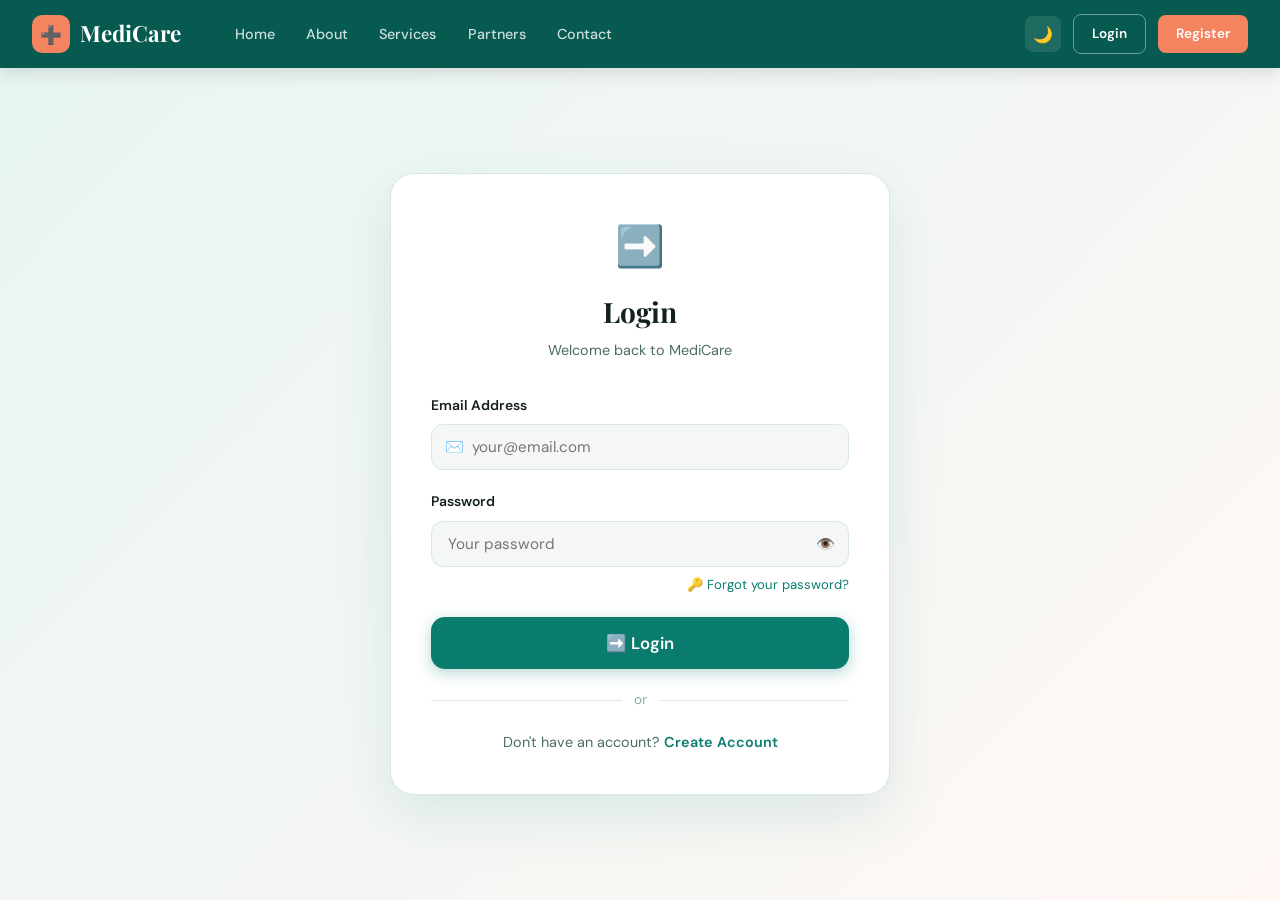
<file: patient/medications.html>
<!DOCTYPE html>
<html lang="en">
<head>
  <meta charset="UTF-8">
  <meta name="viewport" content="width=device-width, initial-scale=1.0">
  <title>My Medications — MediCare</title>
  <link rel="stylesheet" href="../css/style.css">
</head>
<body>

<nav class="navbar">
  <a href="../index.html" class="navbar-brand"><div class="brand-icon">➕</div>MediCare</a>
  <ul class="nav-links">
    <li><a href="../index.html">Home</a></li>
    <li><a href="../about.html">About</a></li>
    <li><a href="../services.html">Services</a></li>
    <li><a href="../partners.html">Partners</a></li>
    <li><a href="../contact.html">Contact</a></li>
    <li><a href="book-appointment.html">Book Appointment</a></li>
  </ul>
  <div class="nav-actions" id="navActions">
    <button id="themeToggle" class="theme-toggle" onclick="toggleTheme()">🌙</button>
  </div>
</nav>

<div class="dashboard-layout">
  <aside class="sidebar">
    <div class="sidebar-title">Patient Dashboard</div>
    <ul class="sidebar-nav">
      <li><a href="dashboard.html"><span class="nav-icon">🌐</span> Dashboard</a></li>
      <li><a href="book-appointment.html"><span class="nav-icon">📅</span> Book Appointment</a></li>
      <li><a href="ai-recommendation.html"><span class="nav-icon">🤖</span> AI Recommendations</a></li>
      <li><a href="appointments.html"><span class="nav-icon">📋</span> My Appointments</a></li>
      <li><a href="medications.html" class="active"><span class="nav-icon">💊</span> My Medications</a></li>
      <li style="margin-top:auto; padding-top:2rem;"><a href="#" onclick="logout()"><span class="nav-icon">🚪</span> Logout</a></li>
    </ul>
  </aside>

  <main class="dashboard-content">
    <div class="dashboard-header">
      <div><h1>💊 My Medications</h1></div>
      <button class="btn btn-accent" onclick="showAddModal()">➕ Add Medication</button>
    </div>

    <div class="dash-section">
      <div class="dash-section-header">
        <h3>💊 Current Medications</h3>
        <span id="medCount" style="font-size:0.82rem; color:var(--text-muted);"></span>
      </div>
      <div class="dash-section-body" id="medsList"></div>
    </div>
  </main>
</div>

<!-- ADD MODAL -->
<div id="addModal" style="display:none; position:fixed; inset:0; background:rgba(0,0,0,0.4); z-index:1000; display:none; align-items:center; justify-content:center; padding:1rem;">
  <div class="auth-card" style="max-width:420px;">
    <div class="auth-title">
      <span class="icon">💊</span>
      <h2>Add Medication</h2>
    </div>
    <form onsubmit="handleAddMed(event)">
      <div class="form-group">
        <label class="form-label">Medicine Name</label>
        <input type="text" id="medName" class="form-control" placeholder="e.g., Amoxicillin" required>
      </div>
      <div class="form-row">
        <div class="form-group">
          <label class="form-label">Dosage</label>
          <input type="text" id="medDosage" class="form-control" placeholder="e.g., 500mg" required>
        </div>
        <div class="form-group">
          <label class="form-label">Frequency</label>
          <input type="text" id="medTime" class="form-control" placeholder="e.g., Twice daily" required>
        </div>
      </div>
      <div class="form-group">
        <label class="form-label">Notes (Optional)</label>
        <input type="text" id="medNotes" class="form-control" placeholder="e.g., Take with food">
      </div>
      <div class="d-flex gap-2">
        <button type="submit" class="btn btn-primary" style="flex:1;">Add Medication</button>
        <button type="button" class="btn btn-outline" onclick="hideAddModal()">Cancel</button>
      </div>
    </form>
  </div>
</div>

<script src="../js/app.js"></script>
<script>
  document.addEventListener('DOMContentLoaded', () => {
    requireAuth();
    updateNav();
    renderMeds();
  });

  function renderMeds() {
    const meds = getMedications();
    document.getElementById('medCount').textContent = `${meds.length} medication${meds.length !== 1 ? 's' : ''}`;
    const el = document.getElementById('medsList');
    if (!meds.length) {
      el.innerHTML = `
        <div class="empty-state">
          <div class="empty-icon">💊</div>
          <p>No medications added yet</p>
          <button class="btn btn-primary" onclick="showAddModal()">Add Your First Medication</button>
        </div>`;
      return;
    }
    el.innerHTML = meds.map(m => `
      <div class="med-card">
        <span class="med-icon">💊</span>
        <div class="med-info">
          <div class="med-name">${m.name}</div>
          <div class="med-detail">${m.dosage} · ${m.time}${m.notes ? ' · ' + m.notes : ''}</div>
        </div>
        <div class="med-toggle">
          <button class="toggle-btn toggle-taken ${m.status === 'taken' ? 'active' : ''}" onclick="markMed(${m.id}, 'taken')">✅ Taken</button>
          <button class="toggle-btn toggle-missed ${m.status === 'missed' ? 'active' : ''}" onclick="markMed(${m.id}, 'missed')">❌ Missed</button>
          <button class="toggle-btn" style="background:rgba(107,114,128,0.1); color:var(--text-muted);" onclick="removeMed(${m.id})">🗑️</button>
        </div>
      </div>
    `).join('');
  }

  function markMed(id, status) {
    updateMedStatus(id, status);
    showToast(status === 'taken' ? 'Marked as taken ✅' : 'Marked as missed ❌', status === 'taken' ? 'success' : 'error');
    renderMeds();
  }

  function removeMed(id) {
    const meds = getMedications().filter(m => m.id != id);
    localStorage.setItem('medibook_medications', JSON.stringify(meds));
    showToast('Medication removed', 'info');
    renderMeds();
  }

  function showAddModal() {
    const modal = document.getElementById('addModal');
    modal.style.display = 'flex';
  }

  function hideAddModal() {
    document.getElementById('addModal').style.display = 'none';
  }

  function handleAddMed(e) {
    e.preventDefault();
    saveMedication({
      name: document.getElementById('medName').value,
      dosage: document.getElementById('medDosage').value,
      time: document.getElementById('medTime').value,
      notes: document.getElementById('medNotes').value
    });
    hideAddModal();
    e.target.reset();
    showToast('Medication added!', 'success');
    renderMeds();
  }
</script>
</body>
</html>
</file>
<file: css/style.css>
/* ===== MEDICARE DESIGN SYSTEM ===== */
@import url('https://fonts.googleapis.com/css2?family=Playfair+Display:wght@600;700;800&family=DM+Sans:wght@300;400;500;600;700&display=swap');

:root {
  --primary: #0A7C6E;
  --primary-dark: #065A50;
  --primary-light: #12A08F;
  --accent: #F4845F;
  --accent-dark: #D96840;
  --accent-light: #FBBEA8;
  --bg: #F5F7F6;
  --bg-dark: #0D1F1C;
  --card: #FFFFFF;
  --text: #12211F;
  --text-secondary: #4A6B66;
  --text-muted: #8AADA8;
  --border: #D8E8E6;
  --success: #2DB67D;
  --warning: #F59E0B;
  --danger: #EF4444;
  --sidebar-width: 240px;
  --header-height: 68px;
  --radius: 12px;
  --radius-lg: 20px;
  --shadow: 0 4px 20px rgba(10,124,110,0.08);
  --shadow-lg: 0 12px 40px rgba(10,124,110,0.14);
  --transition: all 0.25s cubic-bezier(0.4, 0, 0.2, 1);
}

[data-theme="dark"] {
  --bg: #0D1F1C;
  --card: #132821;
  --text: #E8F5F3;
  --text-secondary: #94B8B4;
  --text-muted: #5A8A84;
  --border: #1E3C37;
}

* { margin: 0; padding: 0; box-sizing: border-box; }

html { scroll-behavior: smooth; }

body {
  font-family: 'DM Sans', sans-serif;
  background: var(--bg);
  color: var(--text);
  line-height: 1.6;
  transition: background 0.3s, color 0.3s;
}

h1, h2, h3 { font-family: 'Playfair Display', serif; }

a { text-decoration: none; color: inherit; }

img { max-width: 100%; }

/* ===== SCROLLBAR ===== */
::-webkit-scrollbar { width: 6px; }
::-webkit-scrollbar-track { background: var(--bg); }
::-webkit-scrollbar-thumb { background: var(--primary-light); border-radius: 3px; }

/* ===== NAVBAR ===== */
.navbar {
  position: sticky;
  top: 0;
  z-index: 1000;
  background: var(--primary-dark);
  height: var(--header-height);
  display: flex;
  align-items: center;
  padding: 0 2rem;
  box-shadow: 0 2px 20px rgba(0,0,0,0.15);
}

.navbar-brand {
  display: flex;
  align-items: center;
  gap: 10px;
  font-family: 'Playfair Display', serif;
  font-size: 1.4rem;
  font-weight: 700;
  color: #fff;
  margin-right: 2.5rem;
}

.brand-icon {
  width: 38px;
  height: 38px;
  background: var(--accent);
  border-radius: 10px;
  display: flex;
  align-items: center;
  justify-content: center;
  font-size: 1.1rem;
}

.nav-links {
  display: flex;
  gap: 0.2rem;
  list-style: none;
  flex: 1;
}

.nav-links a {
  padding: 6px 14px;
  border-radius: 8px;
  font-size: 0.9rem;
  font-weight: 500;
  color: rgba(255,255,255,0.8);
  transition: var(--transition);
}

.nav-links a:hover, .nav-links a.active {
  background: rgba(255,255,255,0.12);
  color: #fff;
}

.nav-actions {
  display: flex;
  align-items: center;
  gap: 0.75rem;
}

.theme-toggle {
  background: rgba(255,255,255,0.1);
  border: none;
  color: #fff;
  width: 36px;
  height: 36px;
  border-radius: 8px;
  cursor: pointer;
  font-size: 1rem;
  display: flex;
  align-items: center;
  justify-content: center;
  transition: var(--transition);
}

.theme-toggle:hover { background: rgba(255,255,255,0.2); }

.btn-nav {
  padding: 8px 18px;
  border-radius: 8px;
  font-size: 0.85rem;
  font-weight: 600;
  cursor: pointer;
  transition: var(--transition);
  border: none;
  font-family: 'DM Sans', sans-serif;
}

.btn-nav-outline {
  background: transparent;
  border: 1.5px solid rgba(255,255,255,0.4);
  color: #fff;
}

.btn-nav-outline:hover { background: rgba(255,255,255,0.1); border-color: #fff; }

.btn-nav-solid {
  background: var(--accent);
  color: #fff;
}

.btn-nav-solid:hover { background: var(--accent-dark); transform: translateY(-1px); }

/* ===== BUTTONS ===== */
.btn {
  display: inline-flex;
  align-items: center;
  gap: 8px;
  padding: 12px 24px;
  border-radius: var(--radius);
  font-size: 0.95rem;
  font-weight: 600;
  cursor: pointer;
  transition: var(--transition);
  border: none;
  font-family: 'DM Sans', sans-serif;
  text-decoration: none;
}

.btn-primary {
  background: var(--primary);
  color: #fff;
  box-shadow: 0 4px 15px rgba(10,124,110,0.3);
}

.btn-primary:hover {
  background: var(--primary-dark);
  transform: translateY(-2px);
  box-shadow: 0 8px 25px rgba(10,124,110,0.4);
}

.btn-accent {
  background: var(--accent);
  color: #fff;
  box-shadow: 0 4px 15px rgba(244,132,95,0.3);
}

.btn-accent:hover {
  background: var(--accent-dark);
  transform: translateY(-2px);
  box-shadow: 0 8px 25px rgba(244,132,95,0.4);
}

.btn-outline {
  background: transparent;
  color: var(--primary);
  border: 2px solid var(--primary);
}

.btn-outline:hover {
  background: var(--primary);
  color: #fff;
  transform: translateY(-2px);
}

.btn-outline-accent {
  background: transparent;
  color: var(--accent);
  border: 2px solid var(--accent);
}

.btn-outline-accent:hover {
  background: var(--accent);
  color: #fff;
  transform: translateY(-2px);
}

.btn-lg { padding: 15px 32px; font-size: 1.05rem; border-radius: 14px; }
.btn-sm { padding: 7px 16px; font-size: 0.82rem; border-radius: 8px; }
.btn-full { width: 100%; justify-content: center; }

/* ===== CARDS ===== */
.card {
  background: var(--card);
  border-radius: var(--radius-lg);
  box-shadow: var(--shadow);
  border: 1px solid var(--border);
  overflow: hidden;
  transition: var(--transition);
}

.card:hover { transform: translateY(-4px); box-shadow: var(--shadow-lg); }

.card-body { padding: 1.75rem; }

/* ===== HERO ===== */
.hero {
  background: linear-gradient(135deg, var(--primary-dark) 0%, var(--primary) 60%, #1A9B8A 100%);
  min-height: 580px;
  display: flex;
  align-items: center;
  padding: 4rem 2rem;
  position: relative;
  overflow: hidden;
}

.hero::before {
  content: '';
  position: absolute;
  top: -100px;
  right: -100px;
  width: 500px;
  height: 500px;
  background: radial-gradient(circle, rgba(244,132,95,0.15) 0%, transparent 70%);
  pointer-events: none;
}

.hero::after {
  content: '';
  position: absolute;
  bottom: -80px;
  left: -80px;
  width: 400px;
  height: 400px;
  background: radial-gradient(circle, rgba(255,255,255,0.05) 0%, transparent 70%);
  pointer-events: none;
}

.hero-container {
  max-width: 1200px;
  margin: 0 auto;
  display: grid;
  grid-template-columns: 1fr 1fr;
  gap: 3rem;
  align-items: center;
  position: relative;
  z-index: 1;
  width: 100%;
}

.hero-badge {
  display: inline-flex;
  align-items: center;
  gap: 8px;
  background: rgba(255,255,255,0.12);
  border: 1px solid rgba(255,255,255,0.2);
  color: rgba(255,255,255,0.9);
  padding: 6px 16px;
  border-radius: 100px;
  font-size: 0.82rem;
  font-weight: 500;
  margin-bottom: 1.25rem;
  backdrop-filter: blur(10px);
}

.hero h1 {
  font-size: 3.2rem;
  font-weight: 800;
  color: #fff;
  line-height: 1.15;
  margin-bottom: 1.25rem;
}

.hero h1 span { color: var(--accent-light); }

.hero p {
  font-size: 1.1rem;
  color: rgba(255,255,255,0.8);
  margin-bottom: 1.5rem;
  max-width: 480px;
}

.hero-search {
  display: flex;
  gap: 8px;
  background: rgba(255,255,255,0.1);
  border: 1px solid rgba(255,255,255,0.25);
  border-radius: 12px;
  padding: 6px 6px 6px 16px;
  margin-bottom: 1.5rem;
  backdrop-filter: blur(10px);
}

.hero-search input {
  flex: 1;
  background: transparent;
  border: none;
  outline: none;
  color: #fff;
  font-size: 0.95rem;
  font-family: 'DM Sans', sans-serif;
}

.hero-search input::placeholder { color: rgba(255,255,255,0.5); }

.hero-btns { display: flex; gap: 12px; flex-wrap: wrap; }

.hero-image {
  display: flex;
  justify-content: center;
  align-items: flex-end;
}

.hero-img-wrap {
  position: relative;
  background: rgba(255,255,255,0.08);
  border-radius: 24px;
  overflow: hidden;
  border: 1px solid rgba(255,255,255,0.15);
  max-height: 420px;
}

.hero-img-wrap img { width: 100%; height: 100%; object-fit: cover; display: block; }

.hero-stats {
  position: absolute;
  bottom: 16px;
  left: 16px;
  right: 16px;
  display: flex;
  gap: 8px;
}

.stat-pill {
  background: rgba(255,255,255,0.9);
  backdrop-filter: blur(10px);
  border-radius: 10px;
  padding: 10px 14px;
  flex: 1;
  text-align: center;
  box-shadow: 0 4px 15px rgba(0,0,0,0.1);
}

.stat-pill .num {
  font-family: 'Playfair Display', serif;
  font-size: 1.2rem;
  font-weight: 700;
  color: var(--primary);
}

.stat-pill .lbl {
  font-size: 0.7rem;
  color: var(--text-secondary);
  font-weight: 500;
}

/* ===== SECTIONS ===== */
.section { padding: 5rem 2rem; }
.section-sm { padding: 3rem 2rem; }
.container { max-width: 1200px; margin: 0 auto; }
.section-title { text-align: center; margin-bottom: 3rem; }
.section-title h2 { font-size: 2.2rem; color: var(--primary); margin-bottom: 0.5rem; }
.section-title p { color: var(--text-secondary); font-size: 1rem; }

/* ===== FEATURE CARDS ===== */
.features-grid { display: grid; grid-template-columns: repeat(3, 1fr); gap: 1.5rem; }

.feature-card {
  background: var(--card);
  border-radius: var(--radius-lg);
  padding: 2rem;
  border: 1px solid var(--border);
  transition: var(--transition);
  text-align: center;
  position: relative;
  overflow: hidden;
}

.feature-card::before {
  content: '';
  position: absolute;
  top: 0;
  left: 0;
  right: 0;
  height: 4px;
  background: linear-gradient(90deg, var(--primary), var(--accent));
  transform: scaleX(0);
  transition: var(--transition);
}

.feature-card:hover::before { transform: scaleX(1); }
.feature-card:hover { transform: translateY(-6px); box-shadow: var(--shadow-lg); }

.feature-icon {
  width: 60px;
  height: 60px;
  background: linear-gradient(135deg, rgba(10,124,110,0.1), rgba(244,132,95,0.1));
  border-radius: 16px;
  display: flex;
  align-items: center;
  justify-content: center;
  font-size: 1.5rem;
  margin: 0 auto 1.25rem;
  border: 1px solid rgba(10,124,110,0.15);
}

.feature-card h3 { font-size: 1.1rem; margin-bottom: 0.6rem; color: var(--text); }
.feature-card p { font-size: 0.9rem; color: var(--text-secondary); line-height: 1.6; }

/* ===== HOW IT WORKS ===== */
.steps-grid {
  display: grid;
  grid-template-columns: repeat(4, 1fr);
  gap: 1.5rem;
  position: relative;
}

.steps-grid::before {
  content: '';
  position: absolute;
  top: 40px;
  left: 12.5%;
  right: 12.5%;
  height: 2px;
  background: linear-gradient(90deg, var(--primary), var(--accent));
  z-index: 0;
}

.step-card {
  text-align: center;
  position: relative;
  z-index: 1;
}

.step-num {
  width: 80px;
  height: 80px;
  background: linear-gradient(135deg, var(--primary), var(--primary-light));
  border-radius: 50%;
  display: flex;
  align-items: center;
  justify-content: center;
  font-family: 'Playfair Display', serif;
  font-size: 1.6rem;
  font-weight: 700;
  color: #fff;
  margin: 0 auto 1.25rem;
  box-shadow: 0 8px 20px rgba(10,124,110,0.3);
  border: 3px solid var(--bg);
}

.step-card h3 { font-size: 1rem; margin-bottom: 0.5rem; color: var(--text); }
.step-card p { font-size: 0.85rem; color: var(--text-secondary); }

/* ===== STATS ===== */
.stats-section {
  background: linear-gradient(135deg, var(--primary-dark), var(--primary));
  padding: 4rem 2rem;
}

.stats-grid {
  display: grid;
  grid-template-columns: repeat(4, 1fr);
  gap: 2rem;
  text-align: center;
}

.stat-item .num {
  font-family: 'Playfair Display', serif;
  font-size: 3rem;
  font-weight: 700;
  color: var(--accent-light);
}

.stat-item .lbl {
  color: rgba(255,255,255,0.75);
  font-size: 0.9rem;
  margin-top: 4px;
}

/* ===== TESTIMONIALS ===== */
.testimonials-grid { display: grid; grid-template-columns: repeat(3, 1fr); gap: 1.5rem; }

.testimonial-card {
  background: var(--card);
  border-radius: var(--radius-lg);
  padding: 1.75rem;
  border: 1px solid var(--border);
  position: relative;
}

.testimonial-card::before {
  content: '"';
  position: absolute;
  top: -10px;
  left: 20px;
  font-family: 'Playfair Display', serif;
  font-size: 5rem;
  color: var(--primary);
  opacity: 0.15;
  line-height: 1;
}

.testimonial-text { color: var(--text-secondary); font-size: 0.95rem; margin-bottom: 1.25rem; font-style: italic; }

.testimonial-author { display: flex; align-items: center; gap: 12px; }
.author-avatar {
  width: 44px; height: 44px;
  background: linear-gradient(135deg, var(--primary), var(--accent));
  border-radius: 50%;
  display: flex;
  align-items: center;
  justify-content: center;
  color: #fff;
  font-weight: 700;
  font-size: 1rem;
}

.author-name { font-weight: 600; font-size: 0.95rem; }
.author-role { font-size: 0.8rem; color: var(--text-muted); }

/* ===== PARTNERS STRIP ===== */
.partners-strip {
  background: linear-gradient(135deg, #E8F5F3 0%, #FFF8F5 100%);
  padding: 3rem 2rem;
}

[data-theme="dark"] .partners-strip { background: rgba(10,124,110,0.1); }

.partners-logos {
  display: flex;
  justify-content: center;
  align-items: center;
  gap: 3rem;
  flex-wrap: wrap;
}

.partner-logo {
  display: flex;
  flex-direction: column;
  align-items: center;
  gap: 8px;
  opacity: 0.65;
  transition: var(--transition);
  cursor: pointer;
}

.partner-logo:hover { opacity: 1; transform: scale(1.1); }
.partner-logo-icon { font-size: 2rem; color: var(--primary); }
.partner-logo-name { font-size: 0.75rem; font-weight: 600; color: var(--text-secondary); }

/* ===== DOCTORS ===== */
.doctors-grid { display: grid; grid-template-columns: repeat(3, 1fr); gap: 1.5rem; }

.doctor-card {
  background: var(--card);
  border-radius: var(--radius-lg);
  padding: 1.75rem;
  border: 1px solid var(--border);
  transition: var(--transition);
}

.doctor-card:hover { transform: translateY(-4px); box-shadow: var(--shadow-lg); }

.doctor-header { display: flex; align-items: center; gap: 14px; margin-bottom: 1rem; }

.doctor-avatar {
  width: 52px; height: 52px;
  background: linear-gradient(135deg, var(--primary), var(--accent));
  border-radius: 14px;
  display: flex;
  align-items: center;
  justify-content: center;
  font-size: 1.4rem;
}

.doctor-name { font-size: 1rem; font-weight: 700; }
.doctor-specialty {
  font-size: 0.8rem;
  color: var(--primary);
  font-weight: 600;
  background: rgba(10,124,110,0.08);
  padding: 2px 10px;
  border-radius: 100px;
  display: inline-block;
  margin-top: 3px;
}

.doctor-desc { font-size: 0.87rem; color: var(--text-secondary); margin-bottom: 1rem; line-height: 1.6; }
.doctor-exp { font-size: 0.82rem; color: var(--accent); font-weight: 600; }

/* ===== CTA ===== */
.cta-section {
  background: linear-gradient(135deg, #FFF8F5, #FFF);
  padding: 5rem 2rem;
  text-align: center;
}

[data-theme="dark"] .cta-section { background: var(--card); }

.cta-section h2 { font-size: 2.5rem; color: var(--text); margin-bottom: 1rem; }
.cta-section p { color: var(--text-secondary); font-size: 1.05rem; margin-bottom: 2rem; }
.cta-btns { display: flex; justify-content: center; gap: 1rem; flex-wrap: wrap; }

/* ===== FOOTER ===== */
.footer {
  background: var(--primary-dark);
  color: rgba(255,255,255,0.8);
  padding: 3rem 2rem 1.5rem;
}

.footer-grid {
  display: grid;
  grid-template-columns: 2fr 1fr 1fr;
  gap: 3rem;
  max-width: 1200px;
  margin: 0 auto 2rem;
}

.footer-brand { font-family: 'Playfair Display', serif; font-size: 1.3rem; color: #fff; margin-bottom: 0.75rem; display: flex; align-items: center; gap: 10px; }
.footer-desc { font-size: 0.87rem; color: rgba(255,255,255,0.6); line-height: 1.7; }

.footer-col h4 { color: #fff; font-size: 0.95rem; margin-bottom: 1rem; }
.footer-col ul { list-style: none; }
.footer-col ul li { margin-bottom: 0.5rem; }
.footer-col ul li a { font-size: 0.87rem; color: rgba(255,255,255,0.6); transition: var(--transition); }
.footer-col ul li a:hover { color: var(--accent-light); }

.footer-contact-item { display: flex; align-items: center; gap: 10px; font-size: 0.87rem; color: rgba(255,255,255,0.6); margin-bottom: 0.75rem; }
.contact-icon { font-size: 1rem; color: var(--accent-light); }

.footer-bottom {
  border-top: 1px solid rgba(255,255,255,0.1);
  padding-top: 1.5rem;
  text-align: center;
  font-size: 0.82rem;
  color: rgba(255,255,255,0.4);
  max-width: 1200px;
  margin: 0 auto;
}

/* ===== PAGE HERO ===== */
.page-hero {
  background: linear-gradient(135deg, var(--primary-dark), var(--primary));
  padding: 3.5rem 2rem;
  color: #fff;
}

.page-hero h1 { font-size: 2.5rem; color: #fff; margin-bottom: 0.5rem; }
.page-hero p { color: rgba(255,255,255,0.75); font-size: 1.05rem; }

/* ===== AUTH PAGES ===== */
.auth-page {
  min-height: calc(100vh - var(--header-height));
  background: linear-gradient(135deg, #E8F5F3 0%, #FFF8F5 100%);
  display: flex;
  align-items: center;
  justify-content: center;
  padding: 2rem;
}

[data-theme="dark"] .auth-page {
  background: linear-gradient(135deg, #0D1F1C, #151A15);
}

.auth-card {
  background: var(--card);
  border-radius: 24px;
  padding: 2.5rem;
  width: 100%;
  max-width: 500px;
  box-shadow: 0 20px 60px rgba(10,124,110,0.12);
  border: 1px solid var(--border);
}

.auth-title {
  text-align: center;
  margin-bottom: 2rem;
}

.auth-title .icon {
  font-size: 2.5rem;
  margin-bottom: 0.75rem;
  display: block;
}

.auth-title h2 { font-size: 1.75rem; color: var(--text); }
.auth-title p { font-size: 0.9rem; color: var(--text-secondary); margin-top: 0.25rem; }

/* ===== FORM ===== */
.form-group { margin-bottom: 1.25rem; }
.form-label { display: block; font-size: 0.87rem; font-weight: 600; color: var(--text); margin-bottom: 0.5rem; }

.form-control {
  width: 100%;
  padding: 12px 16px;
  border: 1.5px solid var(--border);
  border-radius: var(--radius);
  font-size: 0.95rem;
  font-family: 'DM Sans', sans-serif;
  background: var(--bg);
  color: var(--text);
  transition: var(--transition);
  outline: none;
}

.form-control:focus {
  border-color: var(--primary);
  box-shadow: 0 0 0 3px rgba(10,124,110,0.1);
  background: var(--card);
}

.form-row { display: grid; grid-template-columns: 1fr 1fr; gap: 1rem; }

.input-icon-wrap { position: relative; }
.input-icon-wrap .icon { position: absolute; left: 14px; top: 50%; transform: translateY(-50%); color: var(--text-muted); font-size: 0.95rem; }
.input-icon-wrap input { padding-left: 40px; }

.password-wrap { position: relative; }
.password-toggle { position: absolute; right: 14px; top: 50%; transform: translateY(-50%); background: none; border: none; cursor: pointer; color: var(--text-muted); font-size: 0.95rem; }

.form-link { text-align: right; margin-top: 0.3rem; }
.form-link a { font-size: 0.82rem; color: var(--primary); }
.form-link a:hover { text-decoration: underline; }

.form-divider { text-align: center; color: var(--text-muted); font-size: 0.85rem; margin: 1.25rem 0; position: relative; }
.form-divider::before { content: ''; position: absolute; top: 50%; left: 0; right: 0; height: 1px; background: var(--border); }
.form-divider span { background: var(--card); padding: 0 12px; position: relative; }

.form-footer { text-align: center; font-size: 0.9rem; color: var(--text-secondary); margin-top: 1.25rem; }
.form-footer a { color: var(--primary); font-weight: 600; }

.alert {
  padding: 12px 16px;
  border-radius: var(--radius);
  font-size: 0.9rem;
  margin-bottom: 1.25rem;
  display: flex;
  align-items: center;
  gap: 10px;
}

.alert-success { background: rgba(45,182,125,0.1); border: 1px solid rgba(45,182,125,0.3); color: #1a7a52; }
.alert-danger { background: rgba(239,68,68,0.1); border: 1px solid rgba(239,68,68,0.3); color: #b91c1c; }

/* ===== DASHBOARD ===== */
.dashboard-layout {
  display: flex;
  min-height: calc(100vh - var(--header-height));
}

.sidebar {
  width: var(--sidebar-width);
  background: var(--card);
  border-right: 1px solid var(--border);
  padding: 1.5rem 1rem;
  position: sticky;
  top: var(--header-height);
  height: calc(100vh - var(--header-height));
  overflow-y: auto;
  flex-shrink: 0;
}

.sidebar-title {
  font-size: 0.75rem;
  font-weight: 700;
  color: var(--text-muted);
  text-transform: uppercase;
  letter-spacing: 0.08em;
  margin-bottom: 1rem;
  padding: 0 0.5rem;
}

.sidebar-nav { list-style: none; }
.sidebar-nav li { margin-bottom: 2px; }

.sidebar-nav a {
  display: flex;
  align-items: center;
  gap: 10px;
  padding: 10px 14px;
  border-radius: 10px;
  font-size: 0.9rem;
  font-weight: 500;
  color: var(--text-secondary);
  transition: var(--transition);
}

.sidebar-nav a:hover {
  background: rgba(10,124,110,0.06);
  color: var(--primary);
}

.sidebar-nav a.active {
  background: linear-gradient(135deg, rgba(10,124,110,0.1), rgba(244,132,95,0.06));
  color: var(--primary);
  font-weight: 600;
  border: 1px solid rgba(10,124,110,0.12);
}

.sidebar-nav .nav-icon { font-size: 1rem; width: 20px; text-align: center; }

.dashboard-content { flex: 1; padding: 2rem; overflow: auto; }

.dashboard-header {
  display: flex;
  align-items: center;
  justify-content: space-between;
  margin-bottom: 2rem;
}

.dashboard-header h1 { font-size: 1.75rem; color: var(--text); }
.dashboard-header p { color: var(--text-secondary); font-size: 0.9rem; }

/* ===== STAT CARDS ===== */
.stat-cards { display: grid; grid-template-columns: repeat(3, 1fr); gap: 1rem; margin-bottom: 2rem; }

.stat-card {
  background: var(--card);
  border-radius: var(--radius-lg);
  padding: 1.5rem;
  border: 1px solid var(--border);
  display: flex;
  align-items: center;
  gap: 1rem;
}

.stat-card-icon {
  width: 52px; height: 52px;
  border-radius: 14px;
  display: flex;
  align-items: center;
  justify-content: center;
  font-size: 1.4rem;
  flex-shrink: 0;
}

.stat-card-icon.primary { background: rgba(10,124,110,0.1); }
.stat-card-icon.accent { background: rgba(244,132,95,0.1); }
.stat-card-icon.info { background: rgba(59,130,246,0.1); }

.stat-card-value { font-family: 'Playfair Display', serif; font-size: 1.75rem; font-weight: 700; color: var(--text); line-height: 1; }
.stat-card-label { font-size: 0.82rem; color: var(--text-muted); margin-top: 3px; }

/* ===== DASHBOARD SECTIONS ===== */
.dash-section {
  background: var(--card);
  border-radius: var(--radius-lg);
  border: 1px solid var(--border);
  margin-bottom: 1.5rem;
  overflow: hidden;
}

.dash-section-header {
  padding: 1.25rem 1.5rem;
  border-bottom: 1px solid var(--border);
  display: flex;
  align-items: center;
  justify-content: space-between;
}

.dash-section-header h3 { font-size: 1rem; display: flex; align-items: center; gap: 8px; }

.dash-section-body { padding: 1.5rem; }

.empty-state {
  text-align: center;
  padding: 2.5rem;
  color: var(--text-muted);
}

.empty-state .empty-icon { font-size: 3rem; margin-bottom: 1rem; opacity: 0.4; }
.empty-state p { margin-bottom: 1rem; font-size: 0.9rem; }

/* ===== APPOINTMENT CARDS ===== */
.appointment-card {
  background: var(--bg);
  border-radius: var(--radius);
  padding: 1.25rem;
  border: 1px solid var(--border);
  margin-bottom: 1rem;
  display: flex;
  align-items: center;
  gap: 1rem;
}

.appt-icon { font-size: 1.5rem; }
.appt-info { flex: 1; }
.appt-doctor { font-weight: 700; font-size: 0.95rem; }
.appt-detail { font-size: 0.83rem; color: var(--text-secondary); }
.appt-status { padding: 4px 12px; border-radius: 100px; font-size: 0.78rem; font-weight: 700; }
.appt-status.upcoming { background: rgba(10,124,110,0.1); color: var(--primary); }
.appt-status.completed { background: rgba(45,182,125,0.1); color: var(--success); }
.appt-status.cancelled { background: rgba(239,68,68,0.1); color: var(--danger); }

/* ===== MEDICATION CARDS ===== */
.med-card {
  background: var(--bg);
  border-radius: var(--radius);
  padding: 1.25rem;
  border: 1px solid var(--border);
  margin-bottom: 1rem;
  display: flex;
  align-items: center;
  gap: 1rem;
}

.med-icon { font-size: 1.6rem; }
.med-info { flex: 1; }
.med-name { font-weight: 700; }
.med-detail { font-size: 0.83rem; color: var(--text-secondary); }

.med-toggle { display: flex; gap: 8px; }
.toggle-btn {
  padding: 5px 12px;
  border-radius: 8px;
  font-size: 0.78rem;
  font-weight: 700;
  cursor: pointer;
  border: none;
  transition: var(--transition);
  font-family: 'DM Sans', sans-serif;
}

.toggle-taken { background: rgba(45,182,125,0.12); color: var(--success); }
.toggle-missed { background: rgba(239,68,68,0.1); color: var(--danger); }
.toggle-taken:hover { background: var(--success); color: #fff; }
.toggle-missed:hover { background: var(--danger); color: #fff; }

/* ===== BOOK APPOINTMENT ===== */
.book-form-card {
  background: var(--card);
  border-radius: var(--radius-lg);
  border: 1px solid var(--border);
  overflow: hidden;
  margin-bottom: 1.5rem;
}

.book-form-header {
  padding: 1.25rem 1.5rem;
  border-bottom: 1px solid var(--border);
  font-size: 1rem;
  font-weight: 700;
  display: flex;
  align-items: center;
  gap: 8px;
}

.book-form-body { padding: 1.5rem; }

select.form-control { cursor: pointer; }

.available-doctors-grid { display: grid; grid-template-columns: 1fr 1fr; gap: 1rem; }

/* ===== AI RECOMMENDATION ===== */
.ai-result-card {
  background: linear-gradient(135deg, rgba(10,124,110,0.04), rgba(244,132,95,0.04));
  border-radius: var(--radius-lg);
  padding: 1.75rem;
  border: 1px solid rgba(10,124,110,0.15);
  margin-top: 1.5rem;
}

.ai-result-title { font-size: 1rem; font-weight: 700; color: var(--primary); margin-bottom: 1rem; display: flex; align-items: center; gap: 8px; }

.ai-how-it-works {
  display: grid;
  grid-template-columns: repeat(3, 1fr);
  gap: 1.25rem;
  margin-top: 1.5rem;
}

.ai-step {
  background: var(--bg);
  border-radius: var(--radius);
  padding: 1.5rem;
  text-align: center;
  border: 1px solid var(--border);
}

.ai-step-icon { font-size: 2rem; margin-bottom: 0.75rem; display: block; }
.ai-step h4 { font-size: 0.9rem; font-weight: 700; margin-bottom: 0.4rem; }
.ai-step p { font-size: 0.82rem; color: var(--text-secondary); }

/* ===== SERVICES PAGE ===== */
.service-card-big {
  background: var(--card);
  border-radius: var(--radius-lg);
  padding: 2rem;
  border: 1px solid var(--border);
  transition: var(--transition);
}

.service-card-big:hover { transform: translateY(-4px); box-shadow: var(--shadow-lg); }

.service-card-big .service-icon {
  width: 64px; height: 64px;
  background: linear-gradient(135deg, var(--primary), var(--accent));
  border-radius: 18px;
  display: flex;
  align-items: center;
  justify-content: center;
  font-size: 1.8rem;
  margin-bottom: 1.25rem;
  color: #fff;
}

.service-card-big h3 { font-size: 1.2rem; margin-bottom: 0.6rem; }
.service-card-big > p { font-size: 0.9rem; color: var(--text-secondary); margin-bottom: 1.25rem; }

.service-features { list-style: none; }
.service-features li {
  font-size: 0.87rem;
  color: var(--text-secondary);
  padding: 4px 0;
  display: flex;
  align-items: center;
  gap: 8px;
}

.service-features li::before { content: '✓'; color: var(--primary); font-weight: 700; }

.spec-card {
  background: var(--card);
  border-radius: var(--radius);
  padding: 1.25rem;
  border: 1px solid var(--border);
  display: flex;
  align-items: center;
  gap: 14px;
  transition: var(--transition);
}

.spec-card:hover { border-color: var(--primary); box-shadow: var(--shadow); }
.spec-card-icon { font-size: 1.6rem; }
.spec-card h4 { font-size: 0.95rem; font-weight: 700; }
.spec-card p { font-size: 0.82rem; color: var(--text-secondary); }

/* ===== CONTACT PAGE ===== */
.contact-grid { display: grid; grid-template-columns: 1fr 1fr; gap: 2.5rem; }

.contact-info-item {
  display: flex;
  align-items: flex-start;
  gap: 14px;
  margin-bottom: 1.5rem;
}

.contact-icon-wrap {
  width: 46px; height: 46px;
  background: rgba(10,124,110,0.1);
  border-radius: 12px;
  display: flex;
  align-items: center;
  justify-content: center;
  font-size: 1.2rem;
  flex-shrink: 0;
  color: var(--primary);
}

.contact-info-item h4 { font-size: 0.95rem; font-weight: 700; margin-bottom: 0.2rem; }
.contact-info-item p { font-size: 0.87rem; color: var(--text-secondary); }

/* ===== PARTNERS PAGE ===== */
.partner-card {
  background: var(--card);
  border-radius: var(--radius-lg);
  padding: 1.75rem;
  border: 1px solid var(--border);
  text-align: center;
  transition: var(--transition);
}

.partner-card:hover { transform: translateY(-4px); box-shadow: var(--shadow-lg); border-color: var(--primary); }
.partner-card .partner-icon { font-size: 2.5rem; margin-bottom: 1rem; color: var(--primary); }
.partner-card h3 { font-size: 1rem; font-weight: 700; margin-bottom: 0.4rem; }
.partner-card p { font-size: 0.85rem; color: var(--text-secondary); margin-bottom: 1rem; }
.partner-tags { display: flex; gap: 6px; justify-content: center; flex-wrap: wrap; }
.partner-tag {
  font-size: 0.72rem;
  font-weight: 700;
  padding: 3px 10px;
  border-radius: 100px;
  background: rgba(10,124,110,0.1);
  color: var(--primary);
}

/* ===== TOAST ===== */
.toast-container {
  position: fixed;
  top: 80px;
  right: 20px;
  z-index: 9999;
  display: flex;
  flex-direction: column;
  gap: 8px;
}

.toast {
  background: var(--card);
  border-radius: var(--radius);
  padding: 14px 20px;
  box-shadow: 0 8px 30px rgba(0,0,0,0.15);
  border-left: 4px solid var(--primary);
  min-width: 280px;
  font-size: 0.9rem;
  display: flex;
  align-items: center;
  gap: 10px;
  animation: slideIn 0.3s ease;
  border: 1px solid var(--border);
  border-left: 4px solid var(--primary);
}

.toast.success { border-left-color: var(--success); }
.toast.error { border-left-color: var(--danger); }

@keyframes slideIn {
  from { transform: translateX(100%); opacity: 0; }
  to { transform: translateX(0); opacity: 1; }
}

/* ===== LOADING SKELETON ===== */
.skeleton {
  background: linear-gradient(90deg, var(--border) 25%, rgba(255,255,255,0.5) 50%, var(--border) 75%);
  background-size: 200% 100%;
  animation: shimmer 1.5s infinite;
  border-radius: 8px;
}

@keyframes shimmer {
  from { background-position: -200% 0; }
  to { background-position: 200% 0; }
}

/* ===== ANIMATIONS ===== */
.fade-in { animation: fadeIn 0.6s ease forwards; }
.fade-in-up { animation: fadeInUp 0.6s ease forwards; }

@keyframes fadeIn {
  from { opacity: 0; }
  to { opacity: 1; }
}

@keyframes fadeInUp {
  from { opacity: 0; transform: translateY(20px); }
  to { opacity: 1; transform: translateY(0); }
}

.stagger-1 { animation-delay: 0.1s; opacity: 0; }
.stagger-2 { animation-delay: 0.2s; opacity: 0; }
.stagger-3 { animation-delay: 0.3s; opacity: 0; }
.stagger-4 { animation-delay: 0.4s; opacity: 0; }

/* ===== RESPONSIVE ===== */
@media (max-width: 768px) {
  .hero-container { grid-template-columns: 1fr; }
  .hero-image { display: none; }
  .hero h1 { font-size: 2.2rem; }
  .features-grid, .doctors-grid, .testimonials-grid { grid-template-columns: 1fr; }
  .stats-grid { grid-template-columns: repeat(2, 1fr); }
  .steps-grid { grid-template-columns: 1fr 1fr; }
  .steps-grid::before { display: none; }
  .footer-grid { grid-template-columns: 1fr; gap: 2rem; }
  .contact-grid { grid-template-columns: 1fr; }
  .form-row { grid-template-columns: 1fr; }
  .stat-cards { grid-template-columns: 1fr; }
  .dashboard-layout { flex-direction: column; }
  .sidebar { width: 100%; height: auto; position: static; }
  .available-doctors-grid { grid-template-columns: 1fr; }
  .ai-how-it-works { grid-template-columns: 1fr; }
  .nav-links { display: none; }
}

/* ===== UTILITY ===== */
.text-primary { color: var(--primary); }
.text-accent { color: var(--accent); }
.text-muted { color: var(--text-muted); }
.text-center { text-align: center; }
.mb-1 { margin-bottom: 0.5rem; }
.mb-2 { margin-bottom: 1rem; }
.mb-3 { margin-bottom: 1.5rem; }
.mb-4 { margin-bottom: 2rem; }
.mt-1 { margin-top: 0.5rem; }
.mt-2 { margin-top: 1rem; }
.mt-3 { margin-top: 1.5rem; }
.d-flex { display: flex; }
.align-center { align-items: center; }
.justify-between { justify-content: space-between; }
.gap-1 { gap: 0.5rem; }
.gap-2 { gap: 1rem; }
.w-full { width: 100%; }

/* ===== SELECT ===== */
.role-select {
  width: 100%;
  padding: 12px 16px;
  border: 1.5px solid var(--border);
  border-radius: var(--radius);
  font-size: 0.95rem;
  font-family: 'DM Sans', sans-serif;
  background: var(--bg);
  color: var(--text);
  appearance: none;
  cursor: pointer;
  outline: none;
  transition: var(--transition);
}

.role-select:focus {
  border-color: var(--primary);
  box-shadow: 0 0 0 3px rgba(10,124,110,0.1);
}

.select-wrap { position: relative; }
.select-wrap::after {
  content: '▼';
  position: absolute;
  right: 14px;
  top: 50%;
  transform: translateY(-50%);
  font-size: 0.7rem;
  color: var(--text-muted);
  pointer-events: none;
}

/* ===== PROFILE DROPDOWN ===== */
.profile-dropdown-wrap { position: relative; }
.profile-btn {
  display: flex;
  align-items: center;
  gap: 8px;
  padding: 6px 14px;
  background: rgba(255,255,255,0.1);
  border: 1px solid rgba(255,255,255,0.2);
  border-radius: 10px;
  color: #fff;
  cursor: pointer;
  font-size: 0.85rem;
  font-family: 'DM Sans', sans-serif;
  font-weight: 500;
  transition: var(--transition);
}

.profile-btn:hover { background: rgba(255,255,255,0.18); }

.profile-dropdown {
  position: absolute;
  top: calc(100% + 8px);
  right: 0;
  background: var(--card);
  border-radius: 12px;
  border: 1px solid var(--border);
  box-shadow: 0 8px 30px rgba(0,0,0,0.15);
  min-width: 160px;
  overflow: hidden;
  display: none;
  z-index: 100;
}

.profile-dropdown.show { display: block; animation: fadeIn 0.2s ease; }
.profile-dropdown a, .profile-dropdown button {
  display: flex;
  align-items: center;
  gap: 10px;
  padding: 12px 16px;
  font-size: 0.88rem;
  color: var(--text);
  width: 100%;
  background: none;
  border: none;
  cursor: pointer;
  font-family: 'DM Sans', sans-serif;
  transition: var(--transition);
  text-align: left;
}

.profile-dropdown a:hover, .profile-dropdown button:hover { background: var(--bg); color: var(--primary); }

/* ===== MOBILE NAV ===== */
.hamburger {
  display: none;
  background: rgba(255,255,255,0.1);
  border: none;
  color: #fff;
  width: 38px;
  height: 38px;
  border-radius: 8px;
  cursor: pointer;
  font-size: 1.2rem;
  align-items: center;
  justify-content: center;
  transition: var(--transition);
}

.hamburger:hover { background: rgba(255,255,255,0.2); }

.mobile-menu {
  display: none;
  position: fixed;
  top: var(--header-height);
  left: 0;
  right: 0;
  background: var(--primary-dark);
  z-index: 999;
  padding: 1rem;
  border-bottom: 1px solid rgba(255,255,255,0.1);
  animation: slideDown 0.25s ease;
}

@keyframes slideDown {
  from { opacity: 0; transform: translateY(-10px); }
  to { opacity: 1; transform: translateY(0); }
}

.mobile-menu.open { display: block; }

.mobile-menu ul {
  list-style: none;
  display: flex;
  flex-direction: column;
  gap: 4px;
  margin-bottom: 1rem;
}

.mobile-menu ul li a {
  display: block;
  padding: 10px 14px;
  border-radius: 8px;
  color: rgba(255,255,255,0.85);
  font-size: 0.95rem;
  font-weight: 500;
  transition: var(--transition);
}

.mobile-menu ul li a:hover { background: rgba(255,255,255,0.1); color: #fff; }

.mobile-menu .mobile-actions {
  display: flex;
  gap: 8px;
  padding-top: 0.75rem;
  border-top: 1px solid rgba(255,255,255,0.1);
}

@media (max-width: 768px) {
  .hamburger { display: flex; }
  .nav-links { display: none !important; }
  .btn-nav { display: none; }
}

/* ===== IMPROVED FEATURE CARDS ===== */
.features-grid .feature-card {
  position: relative;
  overflow: hidden;
}

.features-grid .feature-card::after {
  content: '';
  position: absolute;
  bottom: 0; left: 0; right: 0;
  height: 3px;
  background: linear-gradient(90deg, var(--primary), var(--accent));
  transform: scaleX(0);
  transform-origin: left;
  transition: transform 0.4s ease;
}

.features-grid .feature-card:hover::after { transform: scaleX(1); }

/* ===== SMOOTH PAGE TRANSITIONS ===== */
body { animation: pageLoad 0.4s ease; }
@keyframes pageLoad { from { opacity: 0; } to { opacity: 1; } }

/* ===== ENHANCED STATS ===== */
.stat-item {
  position: relative;
  padding: 1.5rem;
  border-radius: var(--radius-lg);
  background: rgba(255,255,255,0.05);
  border: 1px solid rgba(255,255,255,0.1);
  transition: var(--transition);
}

.stat-item:hover {
  background: rgba(255,255,255,0.1);
  transform: translateY(-4px);
}

/* ===== SCROLL PROGRESS BAR ===== */
#scrollProgress {
  position: fixed;
  top: 0;
  left: 0;
  height: 3px;
  background: linear-gradient(90deg, var(--primary), var(--accent));
  z-index: 9999;
  transition: width 0.1s;
}

/* ===== BACK TO TOP ===== */
#backToTop {
  position: fixed;
  bottom: 2rem;
  right: 2rem;
  width: 44px;
  height: 44px;
  background: var(--primary);
  color: #fff;
  border: none;
  border-radius: 12px;
  cursor: pointer;
  font-size: 1.1rem;
  box-shadow: var(--shadow-lg);
  transition: var(--transition);
  opacity: 0;
  pointer-events: none;
  z-index: 100;
}

#backToTop.visible {
  opacity: 1;
  pointer-events: all;
}

#backToTop:hover {
  background: var(--accent);
  transform: translateY(-3px);
}

/* ===== CARD HOVER GLOW ===== */
.glow-on-hover:hover {
  box-shadow: 0 0 0 2px var(--primary), var(--shadow-lg);
}

/* ===== BADGE ===== */
.badge {
  display: inline-flex;
  align-items: center;
  gap: 4px;
  padding: 3px 10px;
  border-radius: 100px;
  font-size: 0.75rem;
  font-weight: 700;
}

.badge-primary { background: rgba(10,124,110,0.1); color: var(--primary); }
.badge-accent { background: rgba(244,132,95,0.12); color: var(--accent); }
.badge-success { background: rgba(45,182,125,0.12); color: var(--success); }
.badge-danger { background: rgba(239,68,68,0.1); color: var(--danger); }

/* ===== TABLE ===== */
.data-table {
  width: 100%;
  border-collapse: collapse;
}

.data-table th {
  padding: 12px 16px;
  text-align: left;
  font-size: 0.8rem;
  font-weight: 700;
  color: var(--text-muted);
  text-transform: uppercase;
  letter-spacing: 0.05em;
  border-bottom: 2px solid var(--border);
}

.data-table td {
  padding: 14px 16px;
  border-bottom: 1px solid var(--border);
  font-size: 0.9rem;
  color: var(--text);
}

.data-table tr:hover td { background: var(--bg); }
.data-table tr:last-child td { border-bottom: none; }

/* ===== SEARCH BAR ===== */
.search-bar {
  display: flex;
  gap: 8px;
  background: var(--bg);
  border: 1.5px solid var(--border);
  border-radius: var(--radius);
  padding: 6px 6px 6px 16px;
  transition: var(--transition);
}

.search-bar:focus-within {
  border-color: var(--primary);
  box-shadow: 0 0 0 3px rgba(10,124,110,0.1);
}

.search-bar input {
  flex: 1;
  background: transparent;
  border: none;
  outline: none;
  font-size: 0.95rem;
  font-family: 'DM Sans', sans-serif;
  color: var(--text);
}

.search-bar input::placeholder { color: var(--text-muted); }

/* ===== NOTIFICATION DOT ===== */
.notif-dot {
  width: 8px; height: 8px;
  background: var(--accent);
  border-radius: 50%;
  display: inline-block;
  margin-left: 4px;
}

/* ===== QUICK ACTION CARDS ===== */
.quick-actions {
  display: grid;
  grid-template-columns: repeat(4, 1fr);
  gap: 1rem;
  margin-bottom: 1.5rem;
}

.quick-action {
  background: var(--card);
  border-radius: var(--radius);
  padding: 1.25rem;
  border: 1px solid var(--border);
  text-align: center;
  cursor: pointer;
  transition: var(--transition);
  text-decoration: none;
  display: block;
}

.quick-action:hover {
  border-color: var(--primary);
  box-shadow: var(--shadow);
  transform: translateY(-2px);
}

.quick-action .qa-icon { font-size: 1.8rem; margin-bottom: 0.5rem; display: block; }
.quick-action .qa-label { font-size: 0.82rem; font-weight: 600; color: var(--text-secondary); }

@media (max-width: 768px) {
  .quick-actions { grid-template-columns: repeat(2, 1fr); }
}

/* ===== PROGRESS BAR ===== */
.progress-bar-wrap {
  height: 8px;
  background: var(--border);
  border-radius: 100px;
  overflow: hidden;
  margin-top: 8px;
}

.progress-bar-fill {
  height: 100%;
  background: linear-gradient(90deg, var(--primary), var(--accent));
  border-radius: 100px;
  transition: width 1s ease;
}

/* ===== HERO FLOATING CARDS ===== */
.floating-card {
  background: rgba(255,255,255,0.95);
  border-radius: 14px;
  padding: 12px 18px;
  box-shadow: 0 8px 30px rgba(0,0,0,0.12);
  display: flex;
  align-items: center;
  gap: 10px;
  font-size: 0.85rem;
  font-weight: 600;
  color: var(--text);
  animation: float 3s ease-in-out infinite;
}

@keyframes float {
  0%, 100% { transform: translateY(0); }
  50% { transform: translateY(-8px); }
}

.floating-card .fc-icon { font-size: 1.4rem; }

/* ===== TIMELINE ===== */
.timeline { position: relative; padding-left: 2rem; }
.timeline::before {
  content: '';
  position: absolute;
  left: 8px;
  top: 0;
  bottom: 0;
  width: 2px;
  background: linear-gradient(to bottom, var(--primary), var(--accent));
}

.timeline-item {
  position: relative;
  padding-bottom: 1.5rem;
}

.timeline-item::before {
  content: '';
  position: absolute;
  left: -1.75rem;
  top: 4px;
  width: 12px;
  height: 12px;
  border-radius: 50%;
  background: var(--primary);
  border: 2px solid var(--card);
  box-shadow: 0 0 0 2px var(--primary);
}

.timeline-date { font-size: 0.78rem; color: var(--text-muted); margin-bottom: 4px; }
.timeline-title { font-weight: 700; font-size: 0.95rem; margin-bottom: 4px; }
.timeline-desc { font-size: 0.85rem; color: var(--text-secondary); }

/* ===== PULSE ANIMATION ===== */
.pulse {
  animation: pulse 2s infinite;
}

@keyframes pulse {
  0% { box-shadow: 0 0 0 0 rgba(10,124,110,0.4); }
  70% { box-shadow: 0 0 0 10px rgba(10,124,110,0); }
  100% { box-shadow: 0 0 0 0 rgba(10,124,110,0); }
}

/* ===== ACCORDION ===== */
.accordion-item {
  border: 1px solid var(--border);
  border-radius: var(--radius);
  margin-bottom: 8px;
  overflow: hidden;
}

.accordion-header {
  padding: 1rem 1.25rem;
  cursor: pointer;
  display: flex;
  justify-content: space-between;
  align-items: center;
  font-weight: 600;
  font-size: 0.95rem;
  background: var(--card);
  transition: var(--transition);
}

.accordion-header:hover { background: var(--bg); }

.accordion-body {
  padding: 0 1.25rem;
  max-height: 0;
  overflow: hidden;
  transition: all 0.3s ease;
  font-size: 0.9rem;
  color: var(--text-secondary);
  line-height: 1.7;
}

.accordion-body.open {
  max-height: 500px;
  padding: 1rem 1.25rem;
}

.accordion-chevron { transition: transform 0.3s; font-size: 0.8rem; }
.accordion-header.open .accordion-chevron { transform: rotate(180deg); }
</file>
